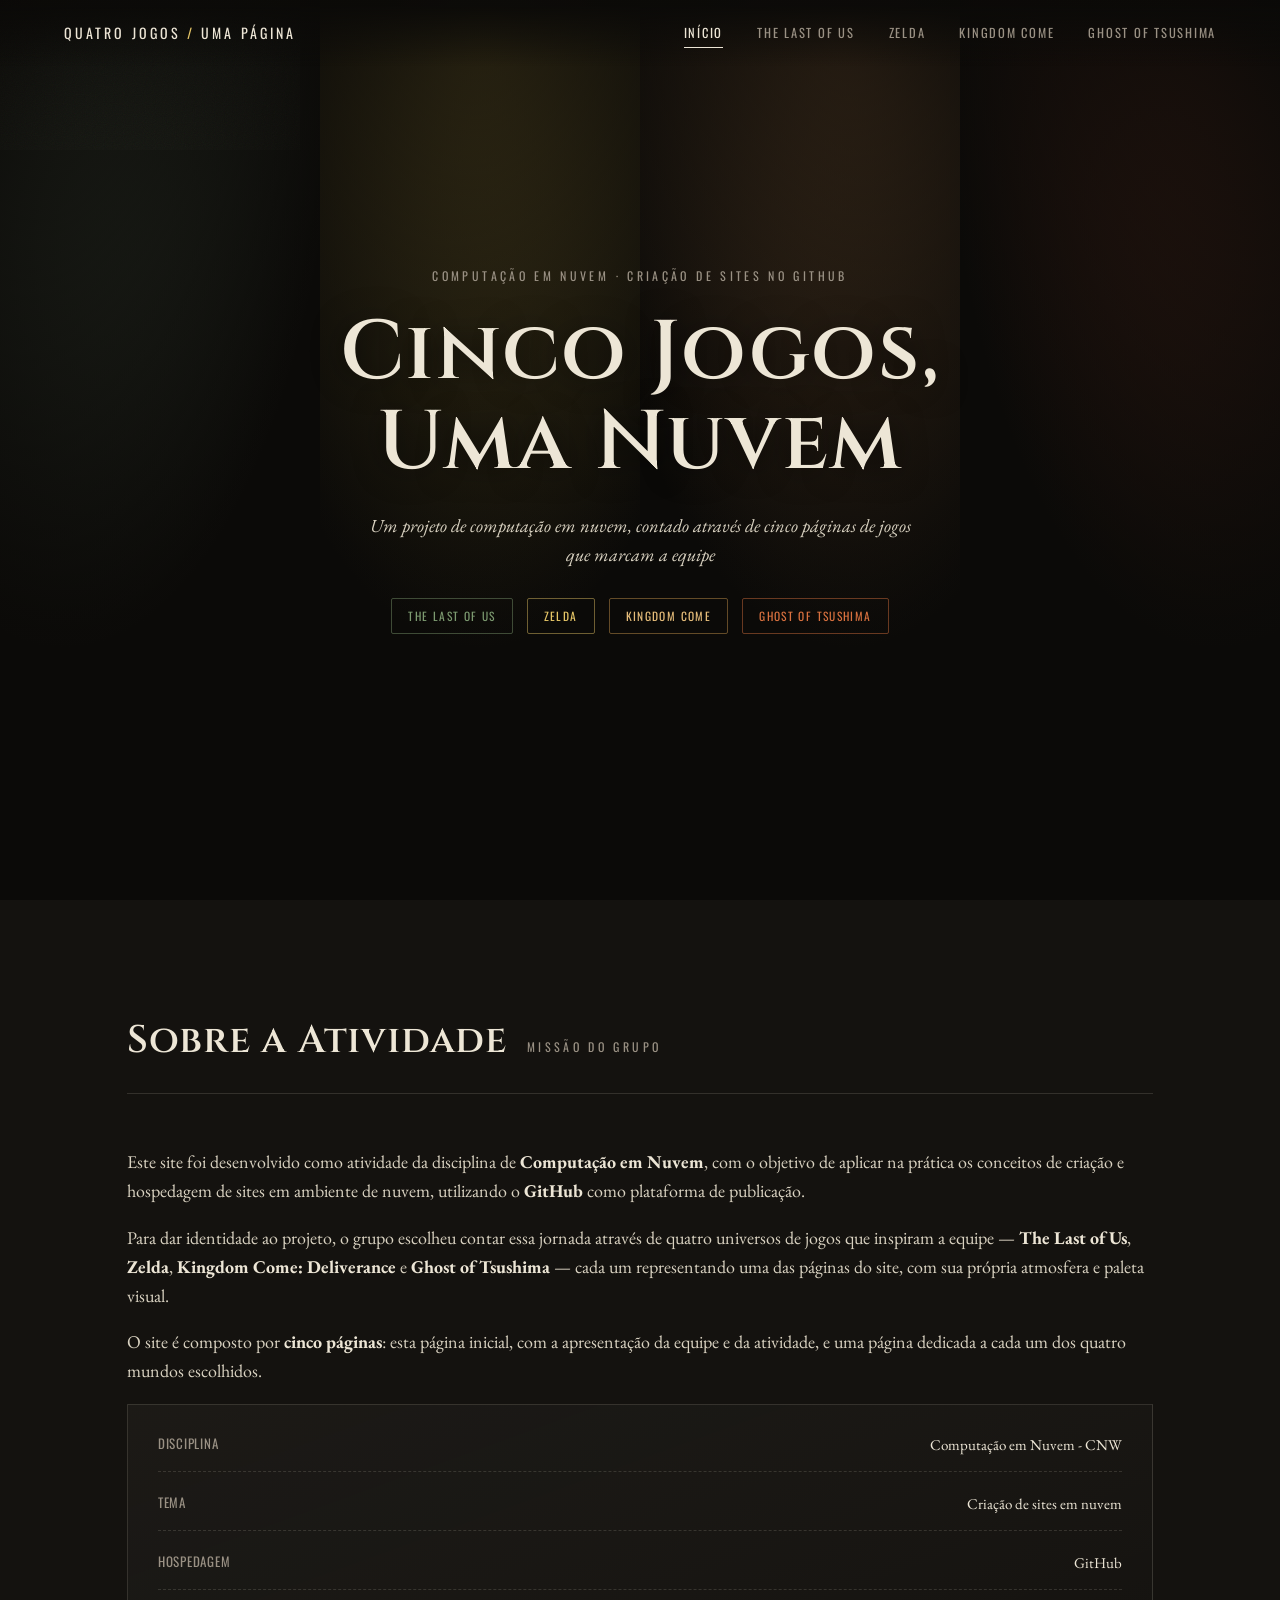
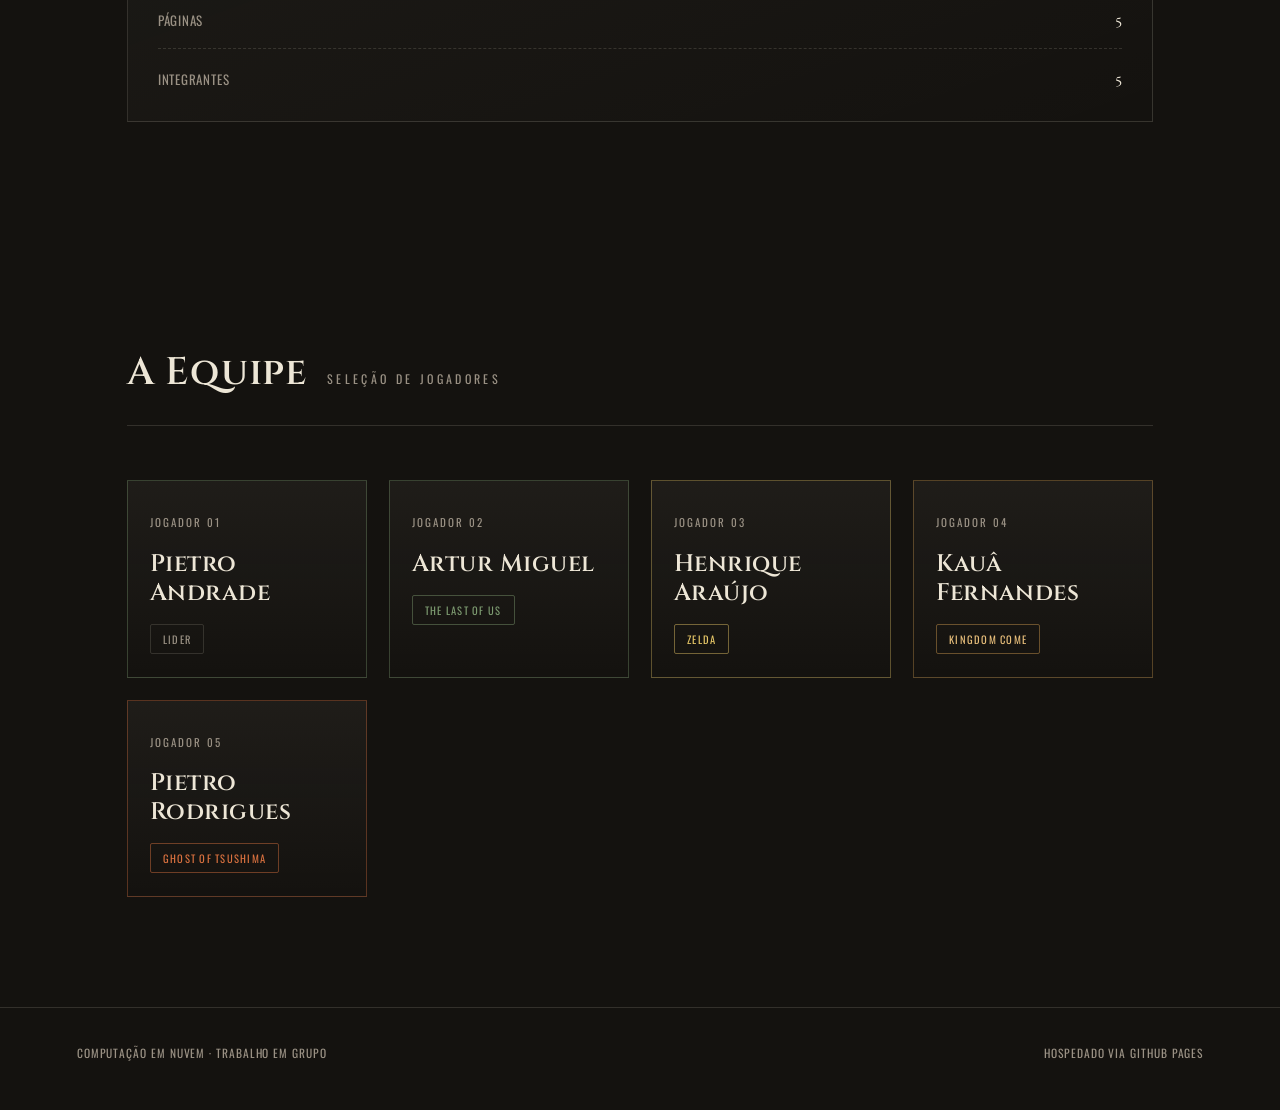
<file: Projeto_CNW/index.html>
<!DOCTYPE html>
<html lang="pt-BR">

<head>
    <meta charset="UTF-8">
    <meta name="viewport" content="width=device-width, initial-scale=1.0">
    <title>Projeto CNW — Computação em Nuvem</title>
    <link rel="preconnect" href="https://fonts.googleapis.com">
    <link rel="preconnect" href="https://fonts.gstatic.com" crossorigin>
    <link
        href="https://fonts.googleapis.com/css2?family=Cinzel:wght@500;600;700&family=Oswald:wght@400;500;600&family=EB+Garamond:ital,wght@0,400;0,500;1,400&display=swap"
        rel="stylesheet">
    <link rel="stylesheet" href="css/inicio.css">

</head>

<body>

    <header class="menu">
        <div class="brand">Quatro Jogos <span>/</span> Uma Página</div>
        <nav>
            <ul class="worlds-nav">
                <li><a href="index.html" class="is-active">Início</a></li>
                <li><a href="pag1.html">The Last of Us</a></li>
                <li><a href="pag2.html">Zelda</a></li>
                <li><a href="pag3.html">Kingdom Come</a></li>
                <li><a href="pag4.html">Ghost of Tsushima</a></li>
            </ul>
        </nav>
    </header>

    <section class="hero">
        <div class="hero-bands" aria-hidden="true">
            <div class="band tlou"></div>
            <div class="band zelda"></div>
            <div class="band kingdom"></div>
            <div class="band ghost"></div>
        </div>
        <div class="hero-vignette" aria-hidden="true"></div>
        <svg class="grain" aria-hidden="true" xmlns="http://www.w3.org/2000/svg">
            <filter id="noise">
                <feTurbulence type="fractalNoise" baseFrequency="0.9" numOctaves="2" stitchTiles="stitch" />
            </filter>
            <rect width="100%" height="100%" filter="url(#noise)" />
        </svg>

        <div class="hero-content">
            <p class="eyebrow">Computação em Nuvem &middot; Criação de sites no GitHub</p>
            <h1>Cinco Jogos,<br>Uma Nuvem
            </h1>
            <p class="lede">Um projeto de computação em nuvem, contado através de cinco páginas de jogos
                que marcam a equipe</p>
            <div class="world-tags">
                <span class="world-tag tlou">The Last of Us</span>
                <span class="world-tag zelda">Zelda</span>
                <span class="world-tag kingdom">Kingdom Come</span>
                <span class="world-tag ghost">Ghost of Tsushima</span>
            </div>
        </div>
    </section>

    <section class="panel" id="atividade">
        <div class="panel-head">
            <h2>Sobre a Atividade</h2>
            <span class="eyebrow">Missão do grupo</span>
        </div>
        <div class="briefing-text">
            <p>Este site foi desenvolvido como atividade da disciplina de <strong>Computação em Nuvem</strong>, com
                o objetivo de aplicar na prática os conceitos de criação e hospedagem de sites em ambiente de nuvem,
                utilizando o <strong>GitHub</strong> como plataforma de publicação.</p>
            <p>Para dar identidade ao projeto, o grupo escolheu contar essa jornada através de quatro universos de
                jogos que inspiram a equipe — <strong>The Last of Us</strong>, <strong>Zelda</strong>,
                <strong>Kingdom Come: Deliverance</strong> e <strong>Ghost of Tsushima</strong> — cada um representando
                uma das páginas do site, com sua própria atmosfera e paleta visual.
            </p>
            <p>O site é composto por <strong>cinco páginas</strong>: esta página inicial, com a apresentação da
                equipe e da atividade, e uma página dedicada a cada um dos quatro mundos escolhidos.</p>
        </div>
        <div class="stat-log">
            <div class="stat-row"><span class="k">Disciplina</span><span class="v">Computação em Nuvem - CNW</span>
            </div>
            <div class="stat-row"><span class="k">Tema</span><span class="v">Criação de sites em nuvem</span></div>
            <div class="stat-row"><span class="k">Hospedagem</span><span class="v">GitHub</span></div>
            <div class="stat-row"><span class="k">Páginas</span><span class="v">5</span></div>
            <div class="stat-row"><span class="k">Integrantes</span><span class="v">5</span></div>
        </div>
    </section>

    <section class="panel" id="equipe">
        <div class="panel-head">
            <h2>A Equipe</h2>
            <span class="eyebrow">Seleção de jogadores</span>
        </div>
        <div class="team-grid">
            <div class="slot w-tlou">
                <span class="slot-id">JOGADOR 01</span>
                <h3>Pietro Andrade</h3>
                <span class="world-tag ">Lider</span>
            </div>
            <div class="slot w-tlou">
                <span class="slot-id">JOGADOR 02</span>
                <h3>Artur Miguel</h3>
                <span class="world-tag tlou">The Last of Us</span>
            </div>
            <div class="slot w-zelda">
                <span class="slot-id">JOGADOR 03</span>
                <h3>Henrique Araújo</h3>
                <span class="world-tag zelda">Zelda</span>
            </div>
            <div class="slot w-kingdom">
                <span class="slot-id">JOGADOR 04</span>
                <h3>Kauâ Fernandes</h3>
                <span class="world-tag kingdom">Kingdom Come</span>
            </div>
            <div class="slot w-ghost">
                <span class="slot-id">JOGADOR 05</span>
                <h3>Pietro Rodrigues</h3>
                <span class="world-tag ghost">Ghost of Tsushima</span>
            </div>
        </div>
    </section>

    <footer>
        <span>Computação em Nuvem &middot; Trabalho em grupo</span>
        <span>Hospedado via GitHub Pages</span>
    </footer>

</body>

</html>
</file>
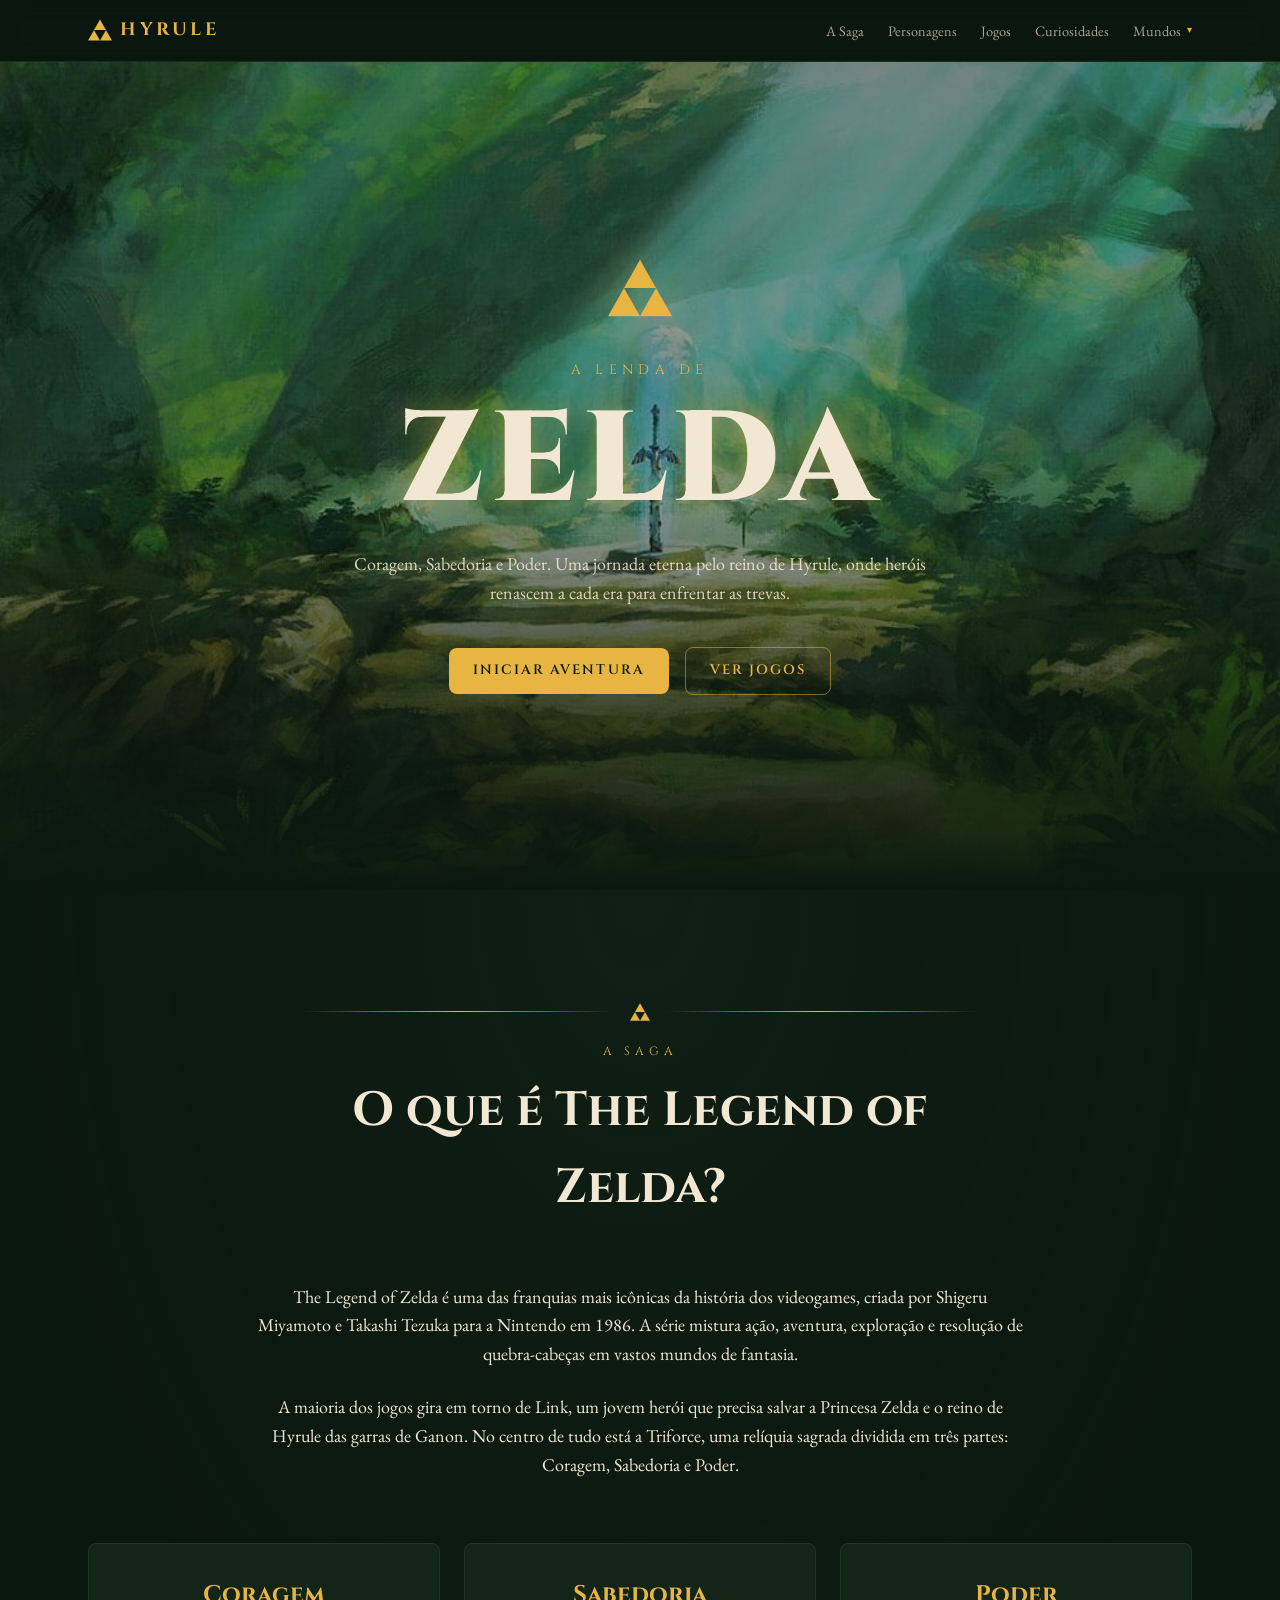
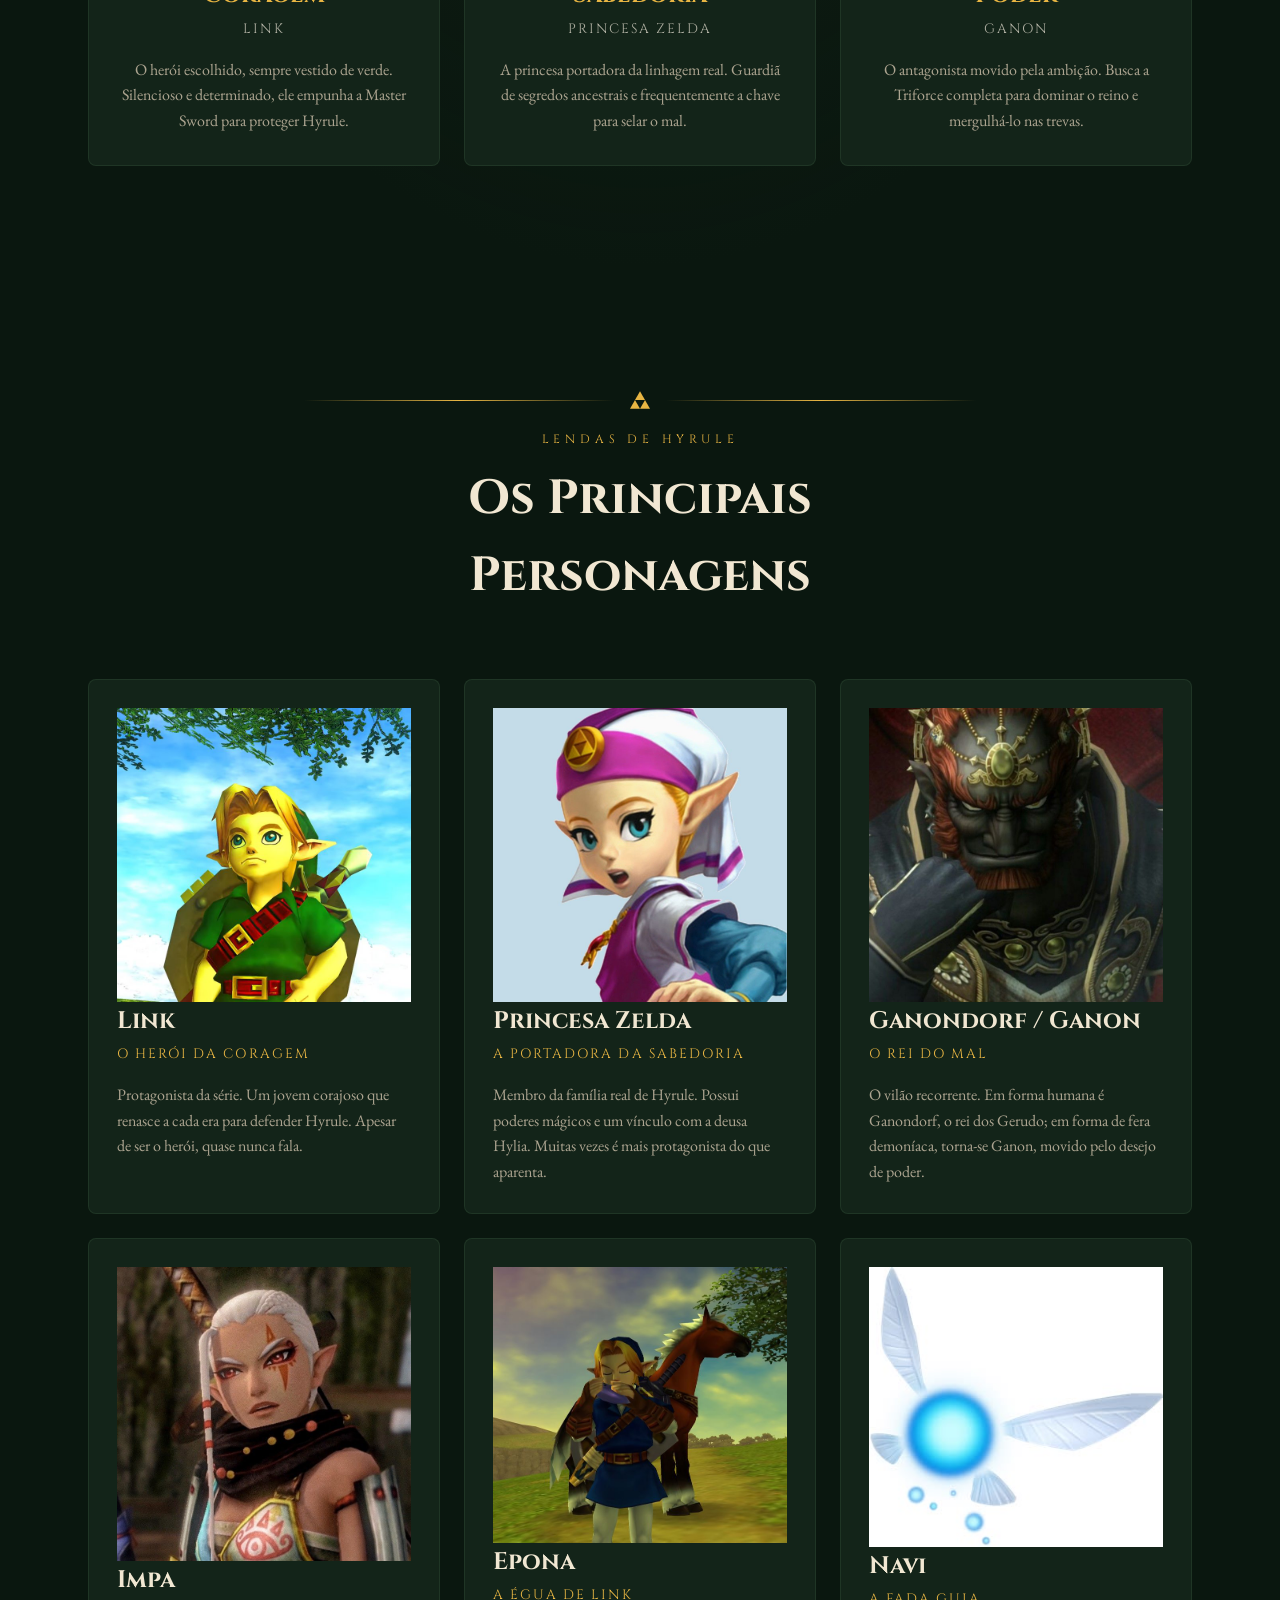
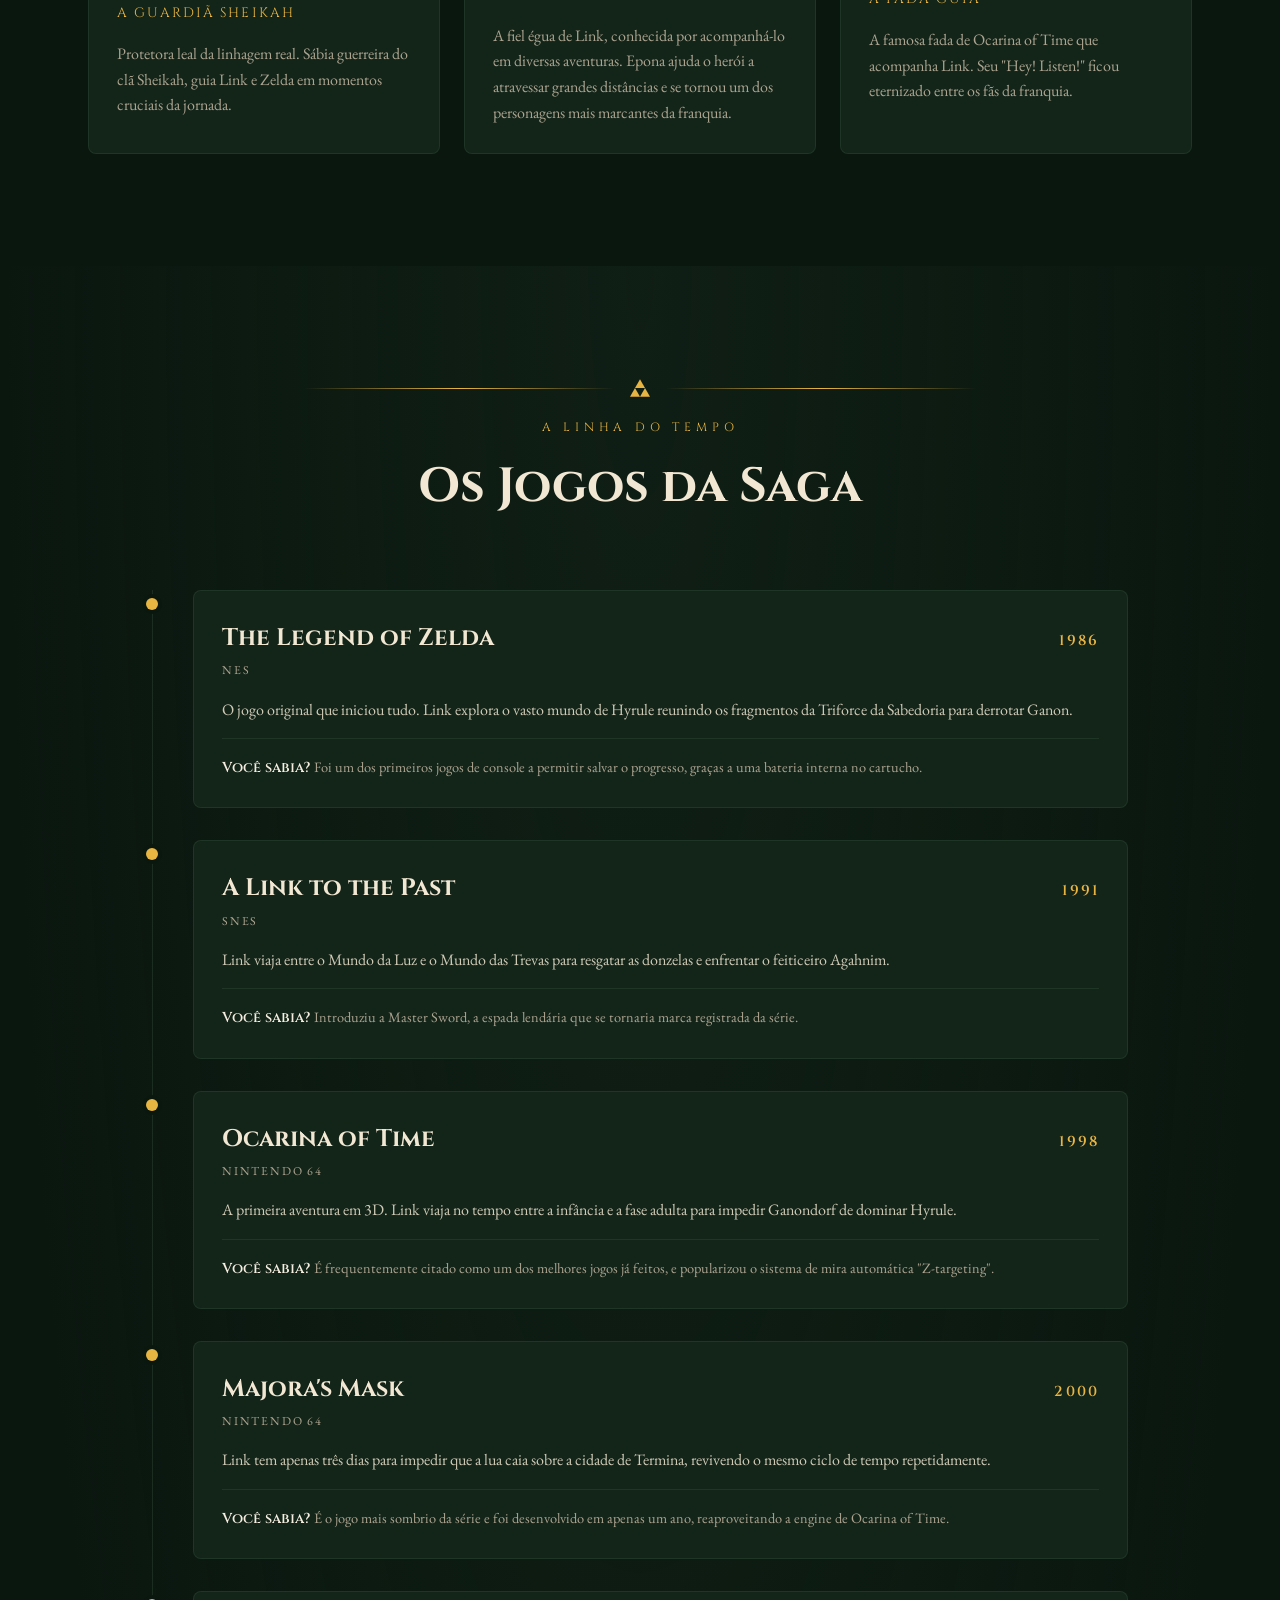
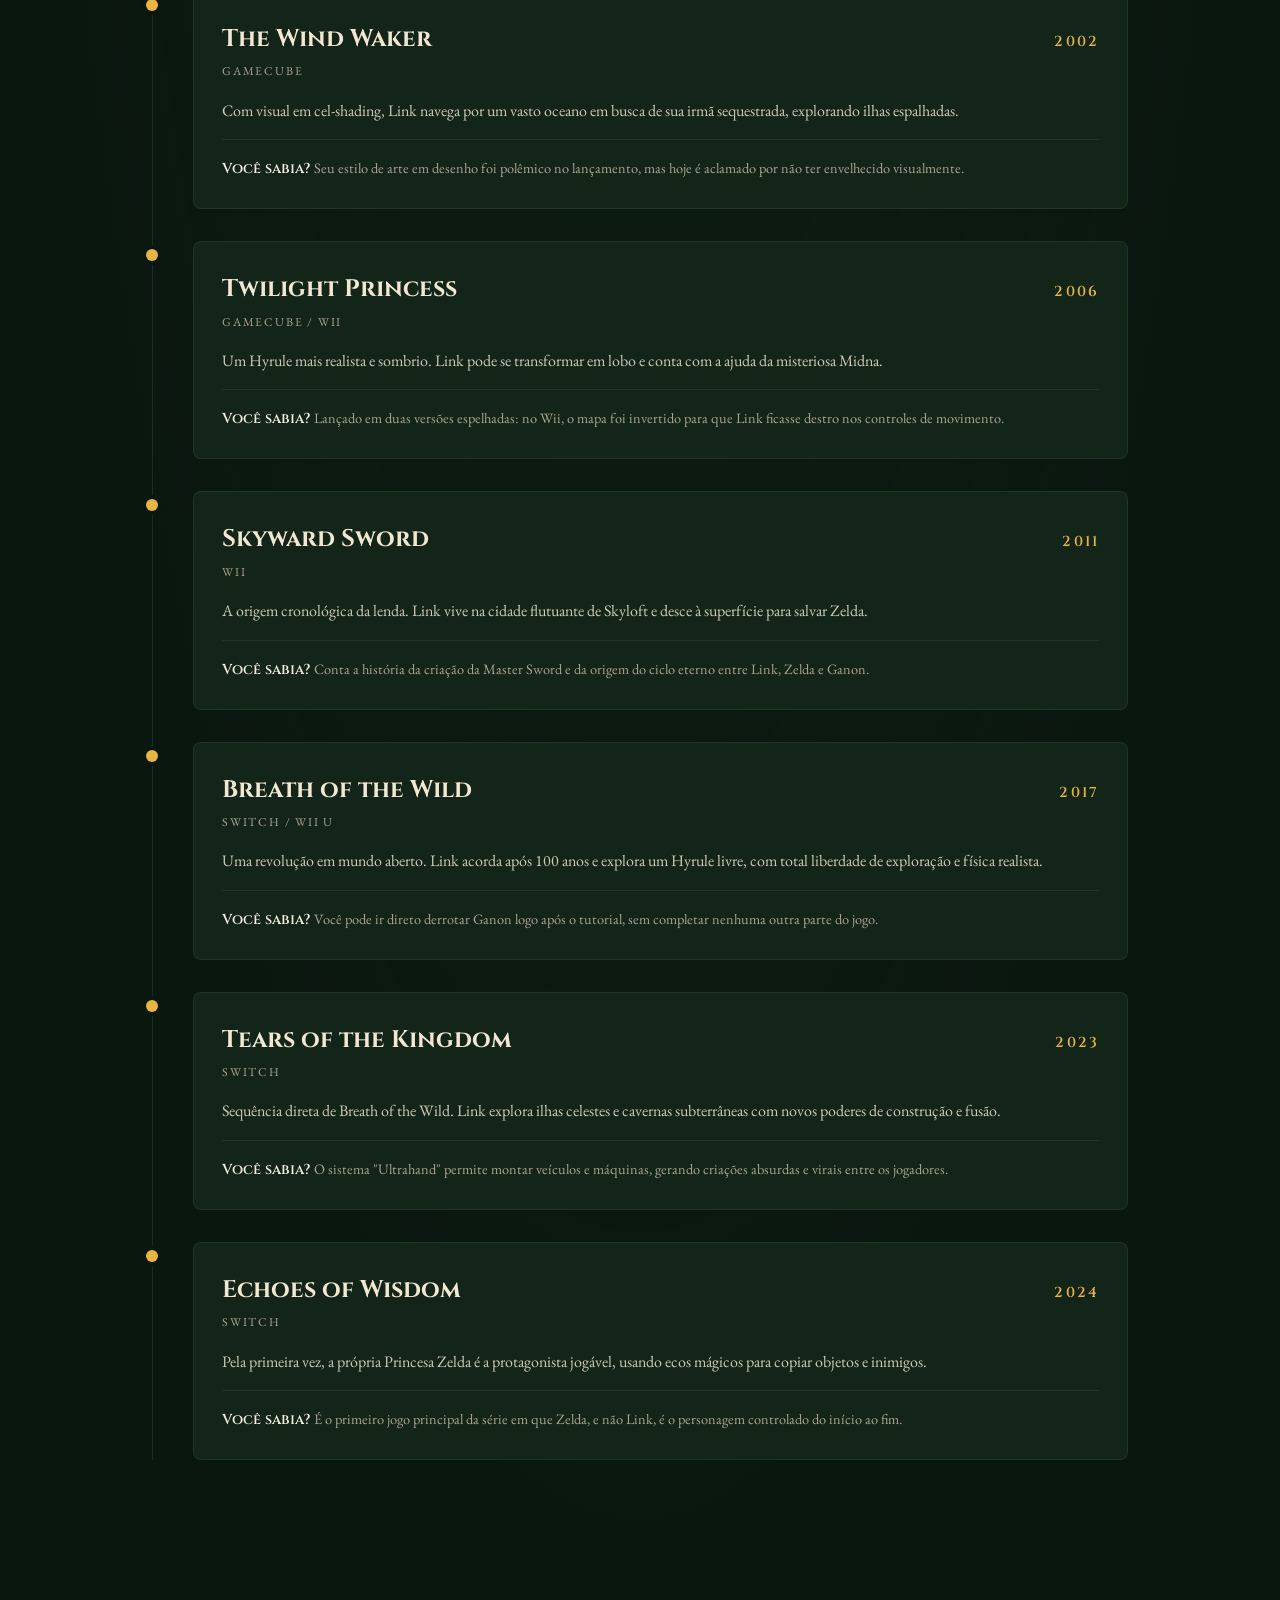
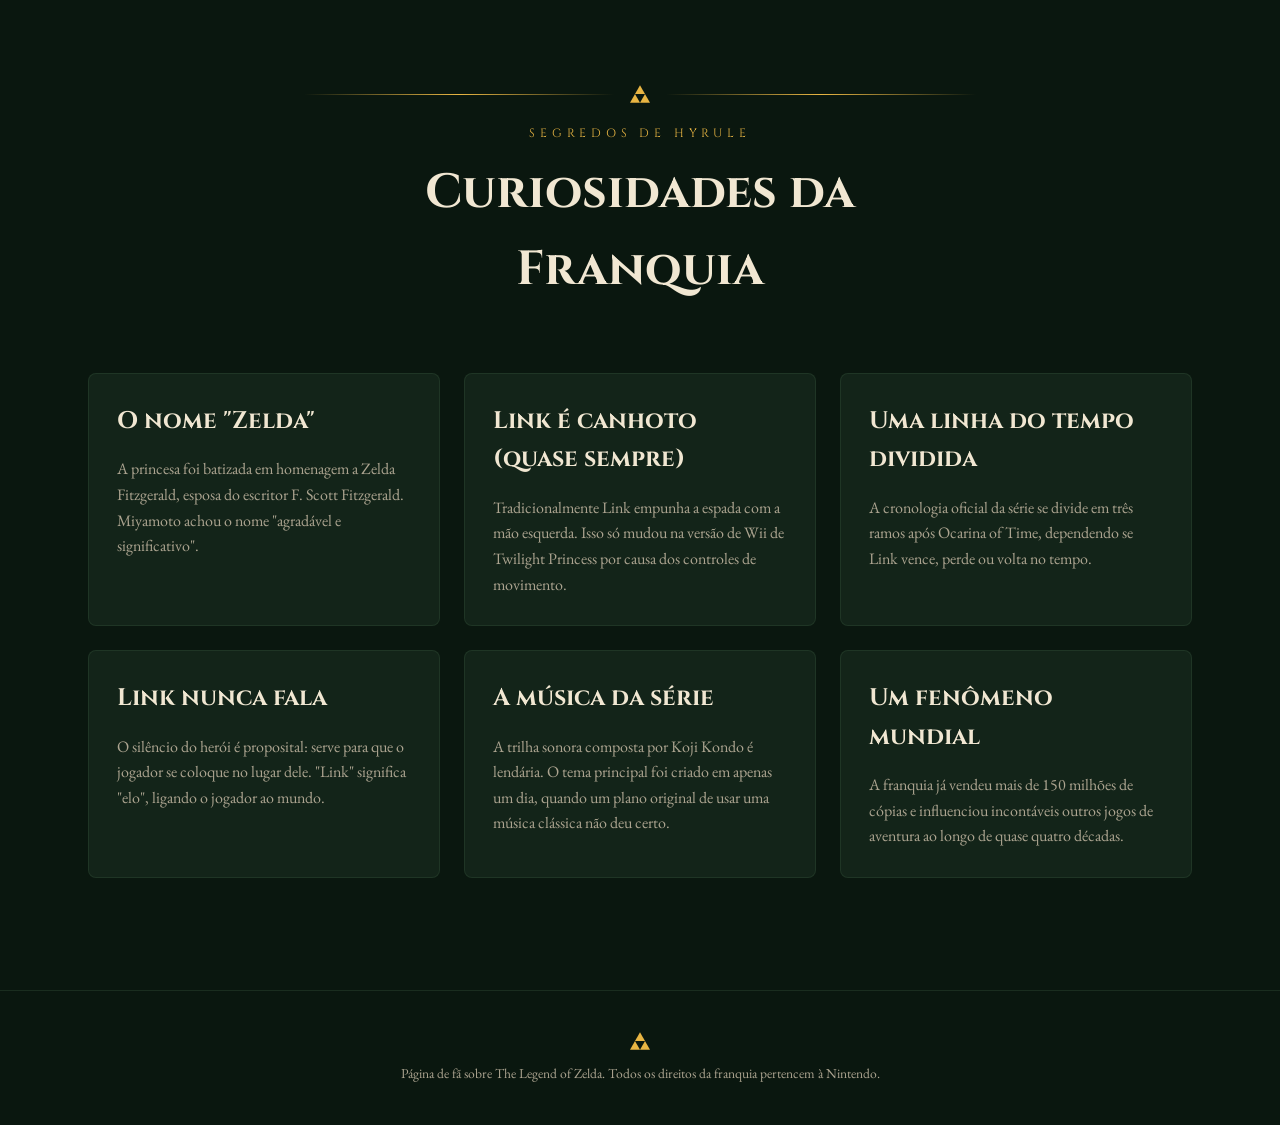
<file: Projeto_CNW/pag2.html>
<!DOCTYPE html>
<html lang="pt-BR">

<head>
  <meta charset="UTF-8" />
  <meta name="viewport" content="width=device-width, initial-scale=1.0" />
  <meta name="description"
    content="Uma jornada pela franquia The Legend of Zelda: a história, os personagens lendários, todos os jogos e curiosidades do reino de Hyrule." />
  <title>A Lenda de Zelda — A Saga de Hyrule</title>
  <link rel="icon" type="image/png" href="img/imghenrique/favicon.jpg">
  <link rel="preconnect" href="https://fonts.googleapis.com" />
  <link rel="preconnect" href="https://fonts.gstatic.com" crossorigin />
  <link
    href="https://fonts.googleapis.com/css2?family=Cinzel:wght@400;600;700;900&family=EB+Garamond:wght@400;500;600&display=swap"
    rel="stylesheet" />
  <link rel="stylesheet" href="css/henrique.css" />
</head>

<body>
  <!-- Cabeçalho -->
  <header class="site-header">
    <div class="container header-inner">
      <a href="#topo" class="brand">
        <svg viewBox="0 0 100 88" class="triforce" aria-hidden="true">
          <path d="M50 0 L75 44 H25 Z" />
          <path d="M25 44 L50 88 H0 Z" />
          <path d="M75 44 L100 88 H50 Z" />
        </svg>
        <span class="brand-name">HYRULE</span>
      </a>
      <input type="checkbox" id="nav-toggle" class="nav-toggle-input">
      <label for="nav-toggle" class="nav-toggle" aria-label="Abrir menu">
        <span></span>
        <span></span>
        <span></span>
      </label>
      <nav aria-label="Navegação principal">
        <ul class="nav-list">
          <li><a href="#sobre">A Saga</a></li>
          <li><a href="#personagens">Personagens</a></li>
          <li><a href="#jogos">Jogos</a></li>
          <li><a href="#curiosidades">Curiosidades</a></li>
          <li class="dropdown">
            <a href="#" class="dropdown-toggle">
              Mundos <span class="caret">▾</span>
            </a>
            <ul class="dropdown-menu">
              <li><a href="index.html">Início</a></li>
              <li><a href="pag1.html">The Last of Us</a></li>
              <li><a href="pag3.html">Kingdom Come</a></li>
              <li><a href="pag4.html">Ghost of Tsushima</a></li>
            </ul>
          </li>
        </ul>
      </nav>
    </div>
  </header>

  <main id="topo">
    <!-- Hero -->
    <section class="hero">
      <img src="img/imghenrique/banner.jpg" alt="" class="hero-bg" />
      <div class="hero-overlay"></div>
      <div class="hero-content">
        <svg viewBox="0 0 100 88" class="triforce hero-triforce gold-glow" aria-hidden="true">
          <path d="M50 0 L75 44 H25 Z" />
          <path d="M25 44 L50 88 H0 Z" />
          <path d="M75 44 L100 88 H50 Z" />
        </svg>
        <p class="hero-eyebrow">A Lenda de</p>
        <h1 class="hero-title gold-glow">ZELDA</h1>
        <p class="hero-text">
          Coragem, Sabedoria e Poder. Uma jornada eterna pelo reino de Hyrule,
          onde heróis renascem a cada era para enfrentar as trevas.
        </p>
        <div class="hero-actions">
          <a href="#sobre" class="btn btn-primary">Iniciar Aventura</a>
          <a href="#jogos" class="btn btn-ghost">Ver Jogos</a>
        </div>
      </div>
    </section>

    <!-- A Saga -->
    <section id="sobre" class="section vignette">
      <div class="container">
        <div class="section-title">
          <div class="ornament">
            <svg viewBox="0 0 100 88" class="triforce sm" aria-hidden="true">
              <path d="M50 0 L75 44 H25 Z" />
              <path d="M25 44 L50 88 H0 Z" />
              <path d="M75 44 L100 88 H50 Z" />
            </svg>
          </div>
          <p class="eyebrow">A Saga</p>
          <h2>O que é The Legend of Zelda?</h2>
        </div>

        <div class="prose">
          <p>
            The Legend of Zelda é uma das franquias mais icônicas da história
            dos videogames, criada por Shigeru Miyamoto e Takashi Tezuka para
            a Nintendo em 1986. A série mistura ação, aventura, exploração e
            resolução de quebra-cabeças em vastos mundos de fantasia.
          </p>
          <p>
            A maioria dos jogos gira em torno de Link, um jovem herói que
            precisa salvar a Princesa Zelda e o reino de Hyrule das garras de
            Ganon. No centro de tudo está a Triforce, uma relíquia sagrada
            dividida em três partes: Coragem, Sabedoria e Poder.
          </p>
        </div>

        <div class="grid grid-3">
          <div class="card card-center">
            <h3 class="pilar-title">Coragem</h3>
            <p class="pilar-owner">Link</p>
            <p class="muted">
              O herói escolhido, sempre vestido de verde. Silencioso e
              determinado, ele empunha a Master Sword para proteger Hyrule.
            </p>
          </div>
          <div class="card card-center">
            <h3 class="pilar-title">Sabedoria</h3>
            <p class="pilar-owner">Princesa Zelda</p>
            <p class="muted">
              A princesa portadora da linhagem real. Guardiã de segredos
              ancestrais e frequentemente a chave para selar o mal.
            </p>
          </div>
          <div class="card card-center">
            <h3 class="pilar-title">Poder</h3>
            <p class="pilar-owner">Ganon</p>
            <p class="muted">
              O antagonista movido pela ambição. Busca a Triforce completa
              para dominar o reino e mergulhá-lo nas trevas.
            </p>
          </div>
        </div>
      </div>
    </section>

    <!-- Personagens -->
    <section id="personagens" class="section">
      <div class="container">
        <div class="section-title">
          <div class="ornament">
            <svg viewBox="0 0 100 88" class="triforce sm" aria-hidden="true">
              <path d="M50 0 L75 44 H25 Z" />
              <path d="M25 44 L50 88 H0 Z" />
              <path d="M75 44 L100 88 H50 Z" />
            </svg>
          </div>
          <p class="eyebrow">Lendas de Hyrule</p>
          <h2>Os Principais Personagens</h2>
        </div>

        <div class="grid grid-3">

          <article class="card character-card">
            <div class="character-image">
              <img src="img/imghenrique/LINK.jpg" alt="Link">
            </div>
            <h3 class="card-name">Link</h3>
            <p class="card-role">O Herói da Coragem</p>
            <p class="muted">
              Protagonista da série. Um jovem corajoso que renasce a cada era
              para defender Hyrule. Apesar de ser o herói, quase nunca fala.
            </p>
          </article>

          <article class="card character-card">
            <div class="character-image">
              <img src="img/imghenrique/zelda.jpg" alt="Princesa Zelda">
            </div>
            <h3 class="card-name">Princesa Zelda</h3>
            <p class="card-role">A Portadora da Sabedoria</p>
            <p class="muted">
              Membro da família real de Hyrule. Possui poderes mágicos e um
              vínculo com a deusa Hylia. Muitas vezes é mais protagonista do
              que aparenta.
            </p>
          </article>

          <article class="card character-card">
            <div class="character-image">
              <img src="img/imghenrique/ganon.jpg" alt="Ganondorf">
            </div>
            <h3 class="card-name">Ganondorf / Ganon</h3>
            <p class="card-role">O Rei do Mal</p>
            <p class="muted">
              O vilão recorrente. Em forma humana é Ganondorf, o rei dos
              Gerudo; em forma de fera demoníaca, torna-se Ganon, movido pelo
              desejo de poder.
            </p>
          </article>

          <article class="card character-card">
            <div class="character-image">
              <img src="img/imghenrique/impa.jpg" alt="Impa">
            </div>
            <h3 class="card-name">Impa</h3>
            <p class="card-role">A Guardiã Sheikah</p>
            <p class="muted">
              Protetora leal da linhagem real. Sábia guerreira do clã Sheikah,
              guia Link e Zelda em momentos cruciais da jornada.
            </p>
          </article>

          <article class="card character-card">
            <div class="character-image">
              <img src="img/imghenrique/epona.jpg" alt="Midna">
            </div>
            <h3 class="card-name">Epona</h3>
            <p class="card-role">A Égua de Link</p>
            <p class="muted">
              A fiel égua de Link, conhecida por acompanhá-lo em diversas aventuras.
              Epona ajuda o herói a atravessar grandes distâncias e se tornou um dos
              personagens mais marcantes da franquia.
            </p>
          </article>

          <article class="card character-card">
            <div class="character-image">
              <img src="img/imghenrique/navi.jpg" alt="Navi">
            </div>
            <h3 class="card-name">Navi</h3>
            <p class="card-role">A Fada Guia</p>
            <p class="muted">
              A famosa fada de Ocarina of Time que acompanha Link. Seu
              "Hey! Listen!" ficou eternizado entre os fãs da franquia.
            </p>
          </article>

        </div>
      </div>
    </section>

    <!-- Jogos -->
    <section id="jogos" class="section vignette">
      <div class="container container-narrow">
        <div class="section-title">
          <div class="ornament">
            <svg viewBox="0 0 100 88" class="triforce sm" aria-hidden="true">
              <path d="M50 0 L75 44 H25 Z" />
              <path d="M25 44 L50 88 H0 Z" />
              <path d="M75 44 L100 88 H50 Z" />
            </svg>
          </div>
          <p class="eyebrow">A Linha do Tempo</p>
          <h2>Os Jogos da Saga</h2>
        </div>

        <ol class="timeline">
          <li class="timeline-item">
            <span class="dot" aria-hidden="true"></span>
            <article class="card">
              <div class="game-head">
                <h3 class="card-name">The Legend of Zelda</h3>
                <span class="game-year">1986</span>
              </div>
              <p class="game-console">NES</p>
              <p class="game-summary">
                O jogo original que iniciou tudo. Link explora o vasto mundo de
                Hyrule reunindo os fragmentos da Triforce da Sabedoria para
                derrotar Ganon.
              </p>
              <p class="game-trivia">
                <span class="trivia-label">Você sabia? </span>Foi um dos
                primeiros jogos de console a permitir salvar o progresso,
                graças a uma bateria interna no cartucho.
              </p>
            </article>
          </li>
          <li class="timeline-item">
            <span class="dot" aria-hidden="true"></span>
            <article class="card">
              <div class="game-head">
                <h3 class="card-name">A Link to the Past</h3>
                <span class="game-year">1991</span>
              </div>
              <p class="game-console">SNES</p>
              <p class="game-summary">
                Link viaja entre o Mundo da Luz e o Mundo das Trevas para
                resgatar as donzelas e enfrentar o feiticeiro Agahnim.
              </p>
              <p class="game-trivia">
                <span class="trivia-label">Você sabia? </span>Introduziu a
                Master Sword, a espada lendária que se tornaria marca
                registrada da série.
              </p>
            </article>
          </li>
          <li class="timeline-item">
            <span class="dot" aria-hidden="true"></span>
            <article class="card">
              <div class="game-head">
                <h3 class="card-name">Ocarina of Time</h3>
                <span class="game-year">1998</span>
              </div>
              <p class="game-console">Nintendo 64</p>
              <p class="game-summary">
                A primeira aventura em 3D. Link viaja no tempo entre a infância
                e a fase adulta para impedir Ganondorf de dominar Hyrule.
              </p>
              <p class="game-trivia">
                <span class="trivia-label">Você sabia? </span>É frequentemente
                citado como um dos melhores jogos já feitos, e popularizou o
                sistema de mira automática "Z-targeting".
              </p>
            </article>
          </li>
          <li class="timeline-item">
            <span class="dot" aria-hidden="true"></span>
            <article class="card">
              <div class="game-head">
                <h3 class="card-name">Majora's Mask</h3>
                <span class="game-year">2000</span>
              </div>
              <p class="game-console">Nintendo 64</p>
              <p class="game-summary">
                Link tem apenas três dias para impedir que a lua caia sobre a
                cidade de Termina, revivendo o mesmo ciclo de tempo
                repetidamente.
              </p>
              <p class="game-trivia">
                <span class="trivia-label">Você sabia? </span>É o jogo mais
                sombrio da série e foi desenvolvido em apenas um ano,
                reaproveitando a engine de Ocarina of Time.
              </p>
            </article>
          </li>
          <li class="timeline-item">
            <span class="dot" aria-hidden="true"></span>
            <article class="card">
              <div class="game-head">
                <h3 class="card-name">The Wind Waker</h3>
                <span class="game-year">2002</span>
              </div>
              <p class="game-console">GameCube</p>
              <p class="game-summary">
                Com visual em cel-shading, Link navega por um vasto oceano em
                busca de sua irmã sequestrada, explorando ilhas espalhadas.
              </p>
              <p class="game-trivia">
                <span class="trivia-label">Você sabia? </span>Seu estilo de
                arte em desenho foi polêmico no lançamento, mas hoje é aclamado
                por não ter envelhecido visualmente.
              </p>
            </article>
          </li>
          <li class="timeline-item">
            <span class="dot" aria-hidden="true"></span>
            <article class="card">
              <div class="game-head">
                <h3 class="card-name">Twilight Princess</h3>
                <span class="game-year">2006</span>
              </div>
              <p class="game-console">GameCube / Wii</p>
              <p class="game-summary">
                Um Hyrule mais realista e sombrio. Link pode se transformar em
                lobo e conta com a ajuda da misteriosa Midna.
              </p>
              <p class="game-trivia">
                <span class="trivia-label">Você sabia? </span>Lançado em duas
                versões espelhadas: no Wii, o mapa foi invertido para que Link
                ficasse destro nos controles de movimento.
              </p>
            </article>
          </li>
          <li class="timeline-item">
            <span class="dot" aria-hidden="true"></span>
            <article class="card">
              <div class="game-head">
                <h3 class="card-name">Skyward Sword</h3>
                <span class="game-year">2011</span>
              </div>
              <p class="game-console">Wii</p>
              <p class="game-summary">
                A origem cronológica da lenda. Link vive na cidade flutuante de
                Skyloft e desce à superfície para salvar Zelda.
              </p>
              <p class="game-trivia">
                <span class="trivia-label">Você sabia? </span>Conta a história
                da criação da Master Sword e da origem do ciclo eterno entre
                Link, Zelda e Ganon.
              </p>
            </article>
          </li>
          <li class="timeline-item">
            <span class="dot" aria-hidden="true"></span>
            <article class="card">
              <div class="game-head">
                <h3 class="card-name">Breath of the Wild</h3>
                <span class="game-year">2017</span>
              </div>
              <p class="game-console">Switch / Wii U</p>
              <p class="game-summary">
                Uma revolução em mundo aberto. Link acorda após 100 anos e
                explora um Hyrule livre, com total liberdade de exploração e
                física realista.
              </p>
              <p class="game-trivia">
                <span class="trivia-label">Você sabia? </span>Você pode ir
                direto derrotar Ganon logo após o tutorial, sem completar
                nenhuma outra parte do jogo.
              </p>
            </article>
          </li>
          <li class="timeline-item">
            <span class="dot" aria-hidden="true"></span>
            <article class="card">
              <div class="game-head">
                <h3 class="card-name">Tears of the Kingdom</h3>
                <span class="game-year">2023</span>
              </div>
              <p class="game-console">Switch</p>
              <p class="game-summary">
                Sequência direta de Breath of the Wild. Link explora ilhas
                celestes e cavernas subterrâneas com novos poderes de
                construção e fusão.
              </p>
              <p class="game-trivia">
                <span class="trivia-label">Você sabia? </span>O sistema
                "Ultrahand" permite montar veículos e máquinas, gerando
                criações absurdas e virais entre os jogadores.
              </p>
            </article>
          </li>
          <li class="timeline-item">
            <span class="dot" aria-hidden="true"></span>
            <article class="card">
              <div class="game-head">
                <h3 class="card-name">Echoes of Wisdom</h3>
                <span class="game-year">2024</span>
              </div>
              <p class="game-console">Switch</p>
              <p class="game-summary">
                Pela primeira vez, a própria Princesa Zelda é a protagonista
                jogável, usando ecos mágicos para copiar objetos e inimigos.
              </p>
              <p class="game-trivia">
                <span class="trivia-label">Você sabia? </span>É o primeiro jogo
                principal da série em que Zelda, e não Link, é o personagem
                controlado do início ao fim.
              </p>
            </article>
          </li>
        </ol>
      </div>
    </section>

    <!-- Curiosidades -->
    <section id="curiosidades" class="section">
      <div class="container">
        <div class="section-title">
          <div class="ornament">
            <svg viewBox="0 0 100 88" class="triforce sm" aria-hidden="true">
              <path d="M50 0 L75 44 H25 Z" />
              <path d="M25 44 L50 88 H0 Z" />
              <path d="M75 44 L100 88 H50 Z" />
            </svg>
          </div>
          <p class="eyebrow">Segredos de Hyrule</p>
          <h2>Curiosidades da Franquia</h2>
        </div>

        <div class="grid grid-3">
          <div class="card">
            <h3 class="card-name">O nome "Zelda"</h3>
            <p class="muted">
              A princesa foi batizada em homenagem a Zelda Fitzgerald, esposa
              do escritor F. Scott Fitzgerald. Miyamoto achou o nome "agradável
              e significativo".
            </p>
          </div>
          <div class="card">
            <h3 class="card-name">Link é canhoto (quase sempre)</h3>
            <p class="muted">
              Tradicionalmente Link empunha a espada com a mão esquerda. Isso
              só mudou na versão de Wii de Twilight Princess por causa dos
              controles de movimento.
            </p>
          </div>
          <div class="card">
            <h3 class="card-name">Uma linha do tempo dividida</h3>
            <p class="muted">
              A cronologia oficial da série se divide em três ramos após
              Ocarina of Time, dependendo se Link vence, perde ou volta no
              tempo.
            </p>
          </div>
          <div class="card">
            <h3 class="card-name">Link nunca fala</h3>
            <p class="muted">
              O silêncio do herói é proposital: serve para que o jogador se
              coloque no lugar dele. "Link" significa "elo", ligando o jogador
              ao mundo.
            </p>
          </div>
          <div class="card">
            <h3 class="card-name">A música da série</h3>
            <p class="muted">
              A trilha sonora composta por Koji Kondo é lendária. O tema
              principal foi criado em apenas um dia, quando um plano original de
              usar uma música clássica não deu certo.
            </p>
          </div>
          <div class="card">
            <h3 class="card-name">Um fenômeno mundial</h3>
            <p class="muted">
              A franquia já vendeu mais de 150 milhões de cópias e influenciou
              incontáveis outros jogos de aventura ao longo de quase quatro
              décadas.
            </p>
          </div>
        </div>
      </div>
    </section>
  </main>

  <!-- Rodapé -->
  <footer class="site-footer">
    <div class="container footer-inner">
      <svg viewBox="0 0 100 88" class="triforce sm" aria-hidden="true">
        <path d="M50 0 L75 44 H25 Z" />
        <path d="M25 44 L50 88 H0 Z" />
        <path d="M75 44 L100 88 H50 Z" />
      </svg>
      <p class="footer-text">
        Página de fã sobre The Legend of Zelda. Todos os direitos da franquia
        pertencem à Nintendo.
      </p>
    </div>
  </footer>
</body>

</html>
</file>
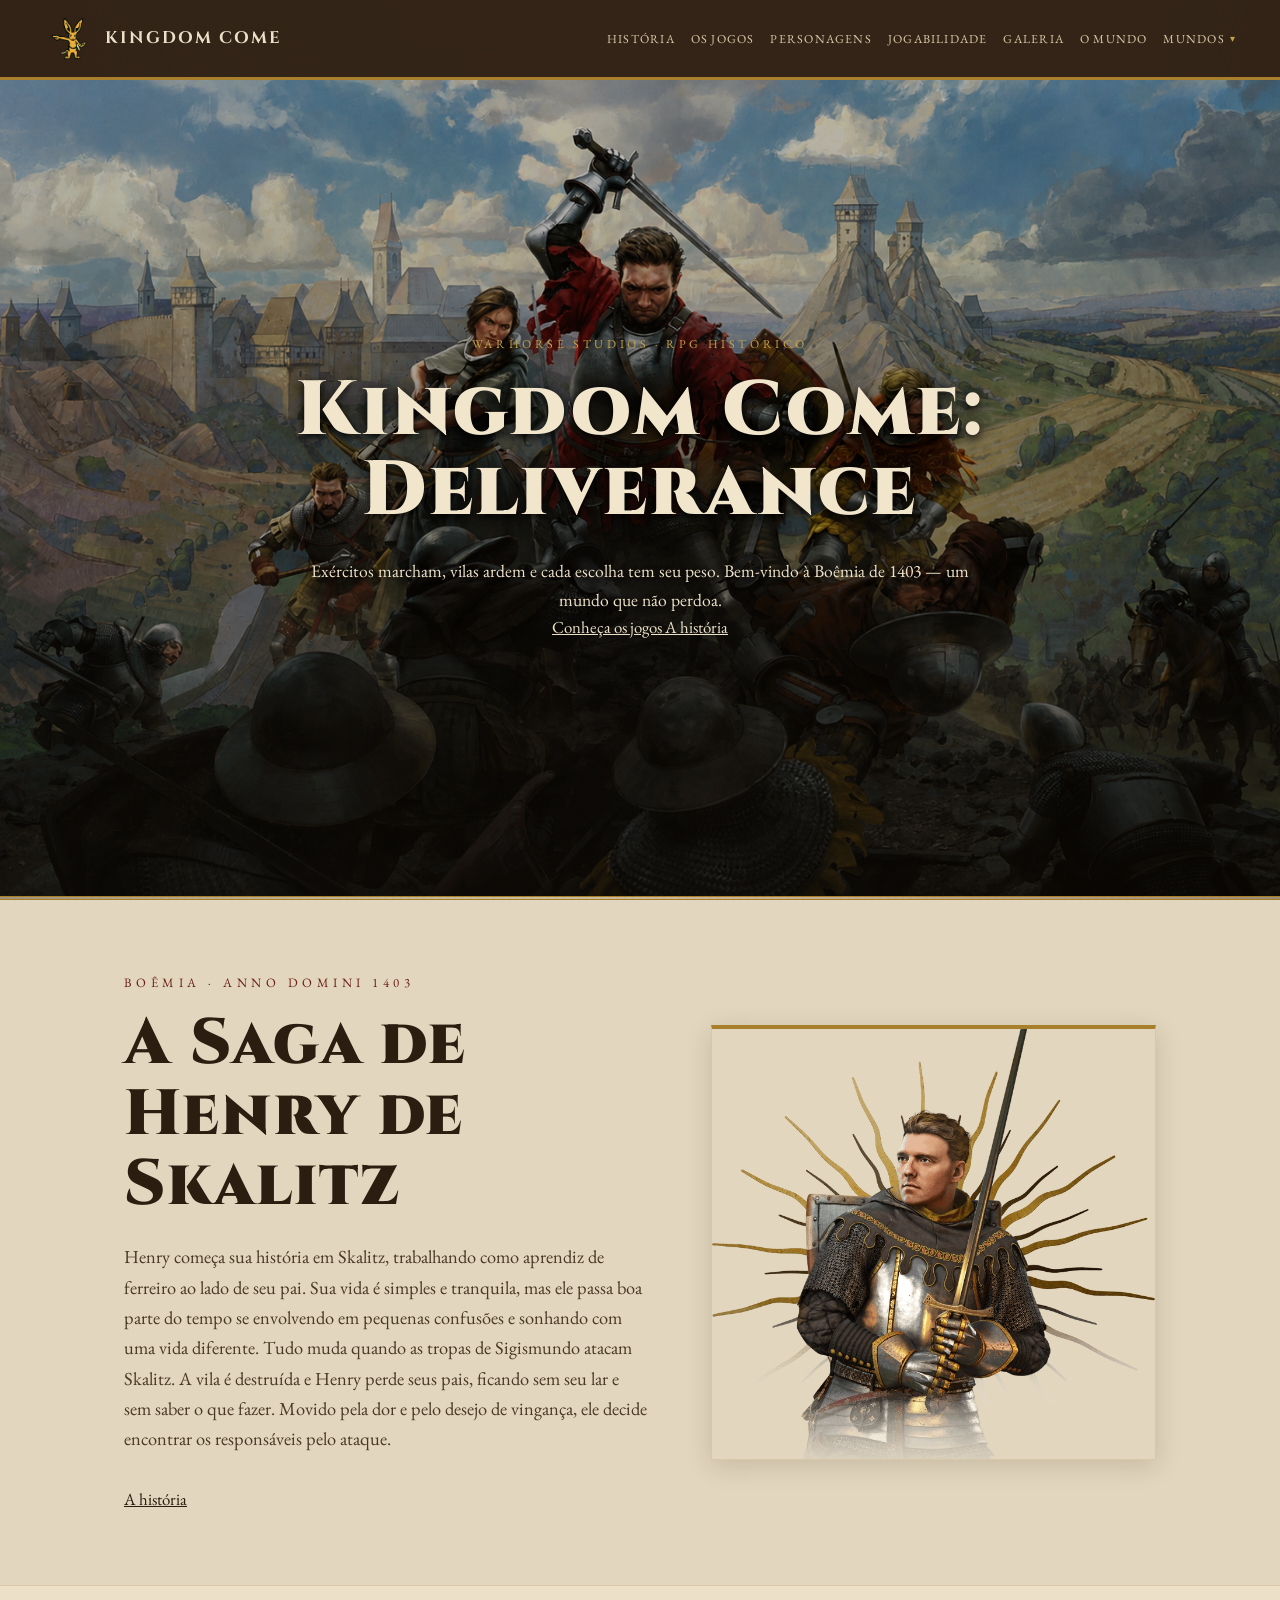
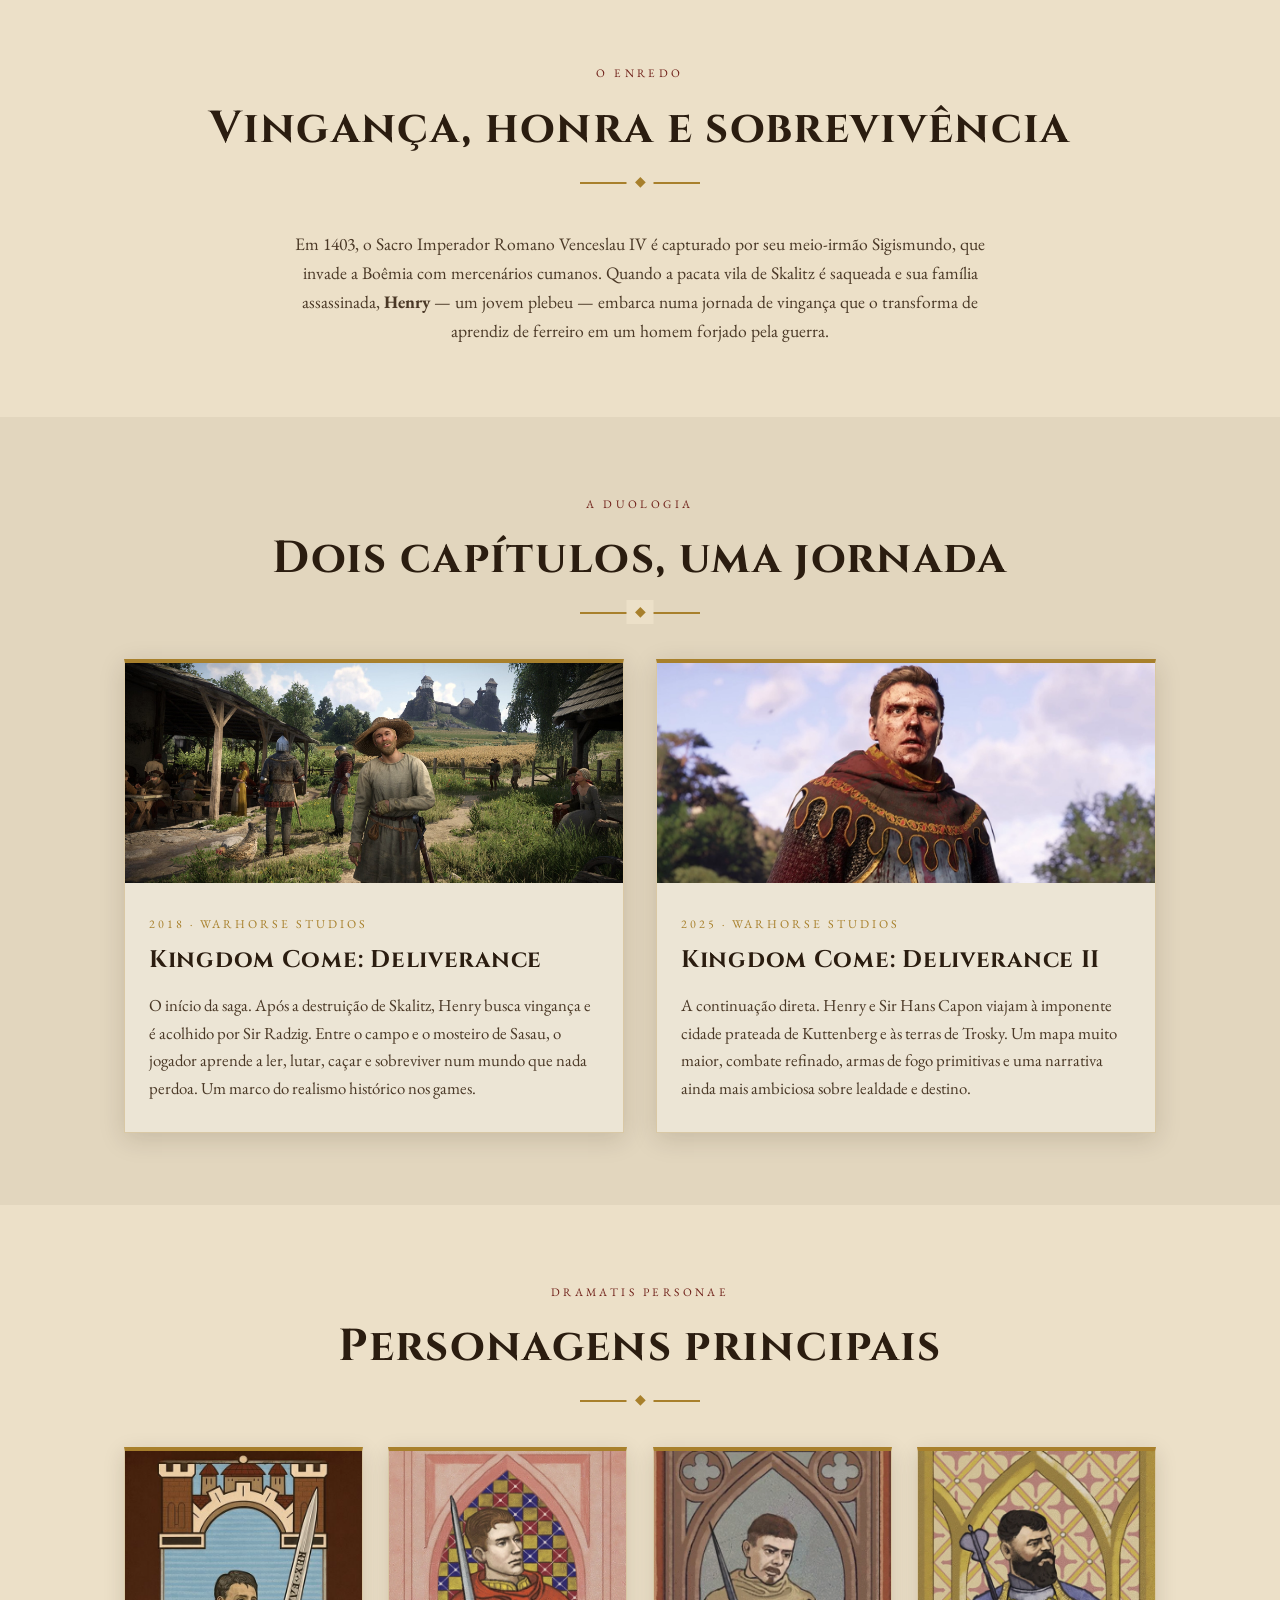
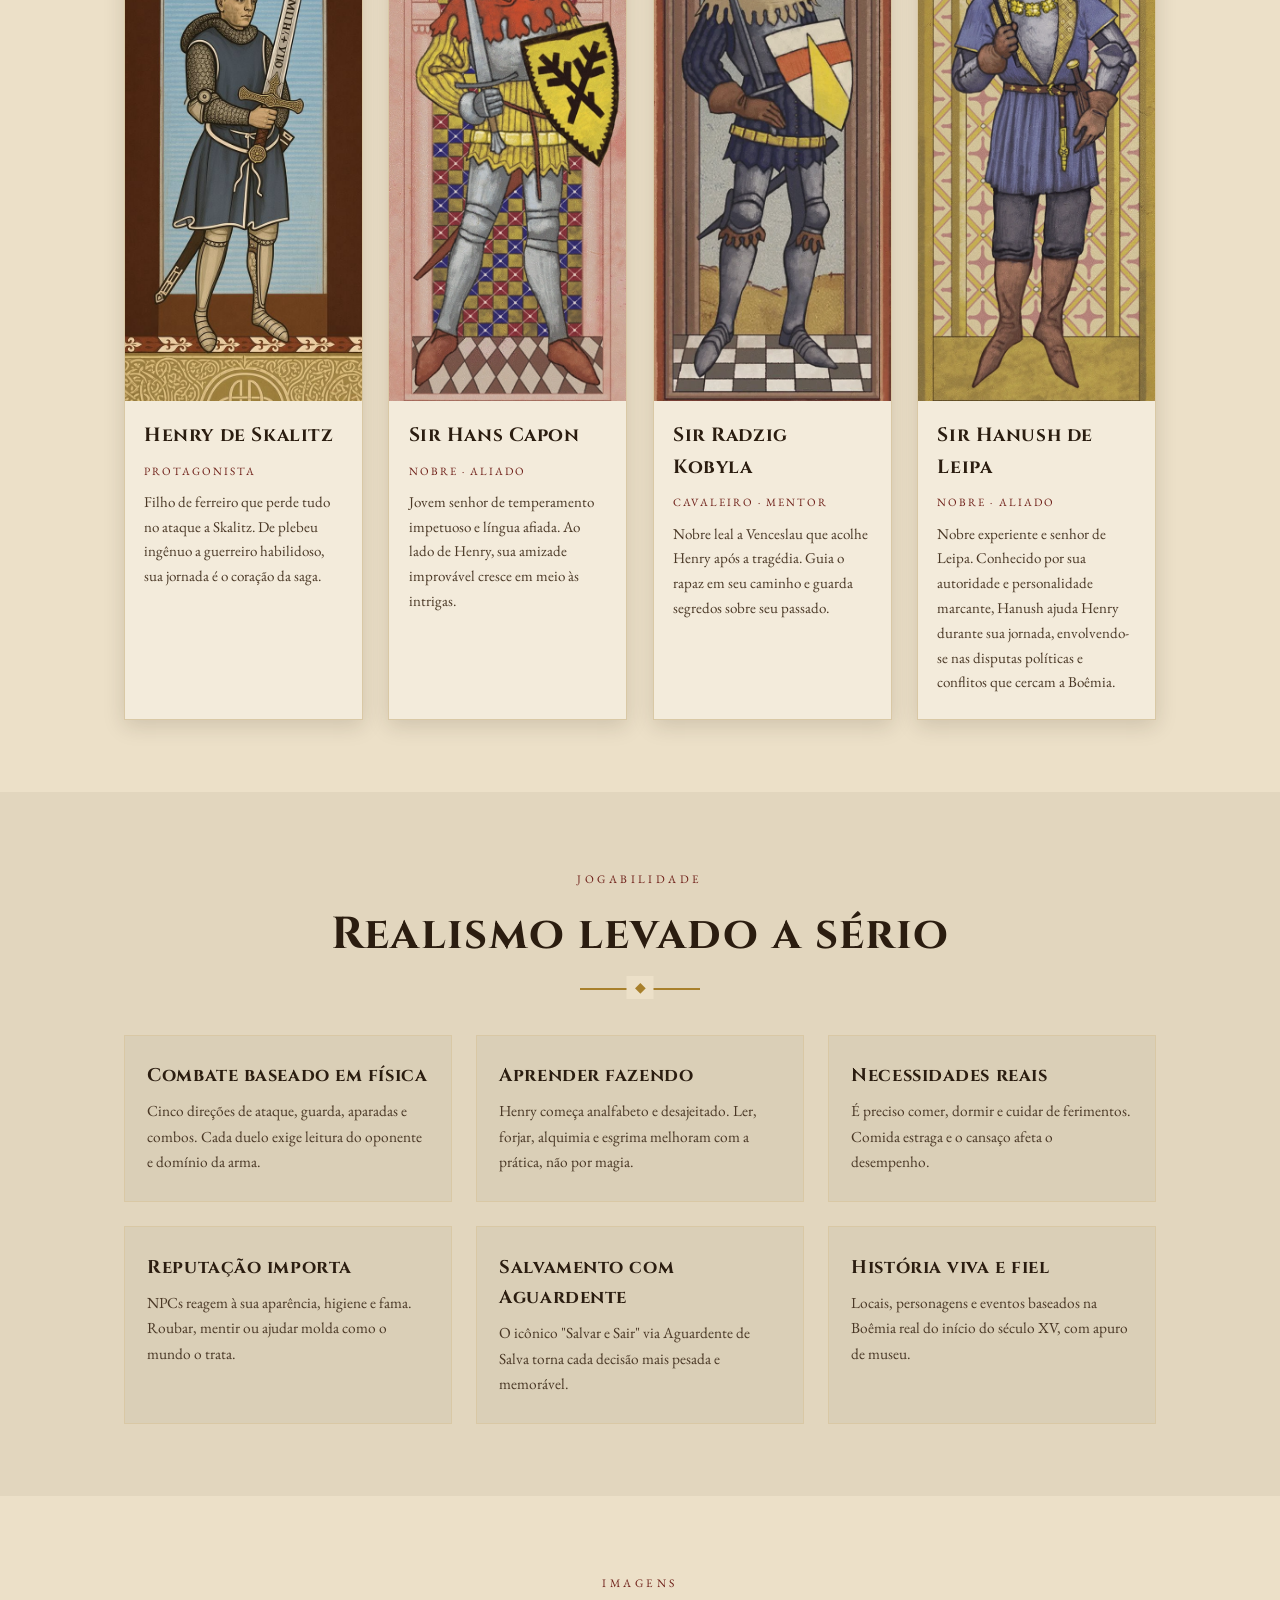
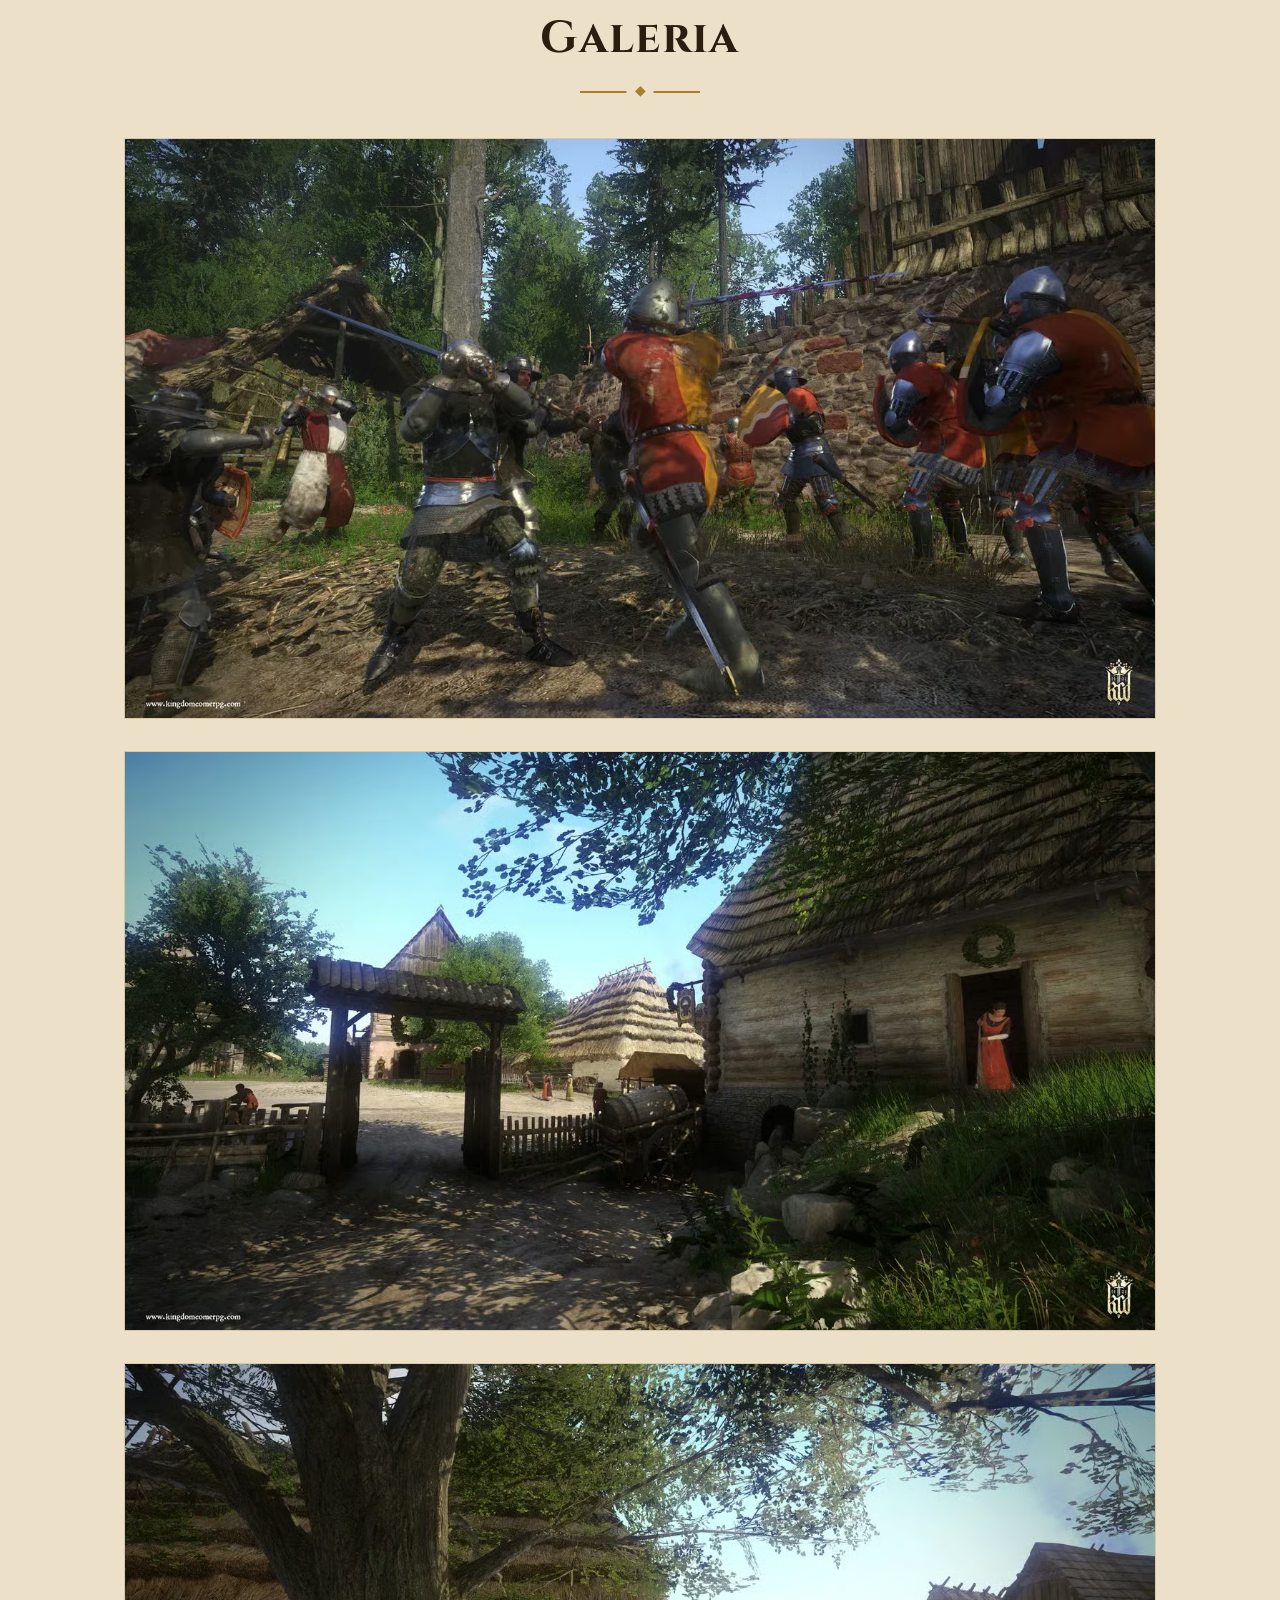
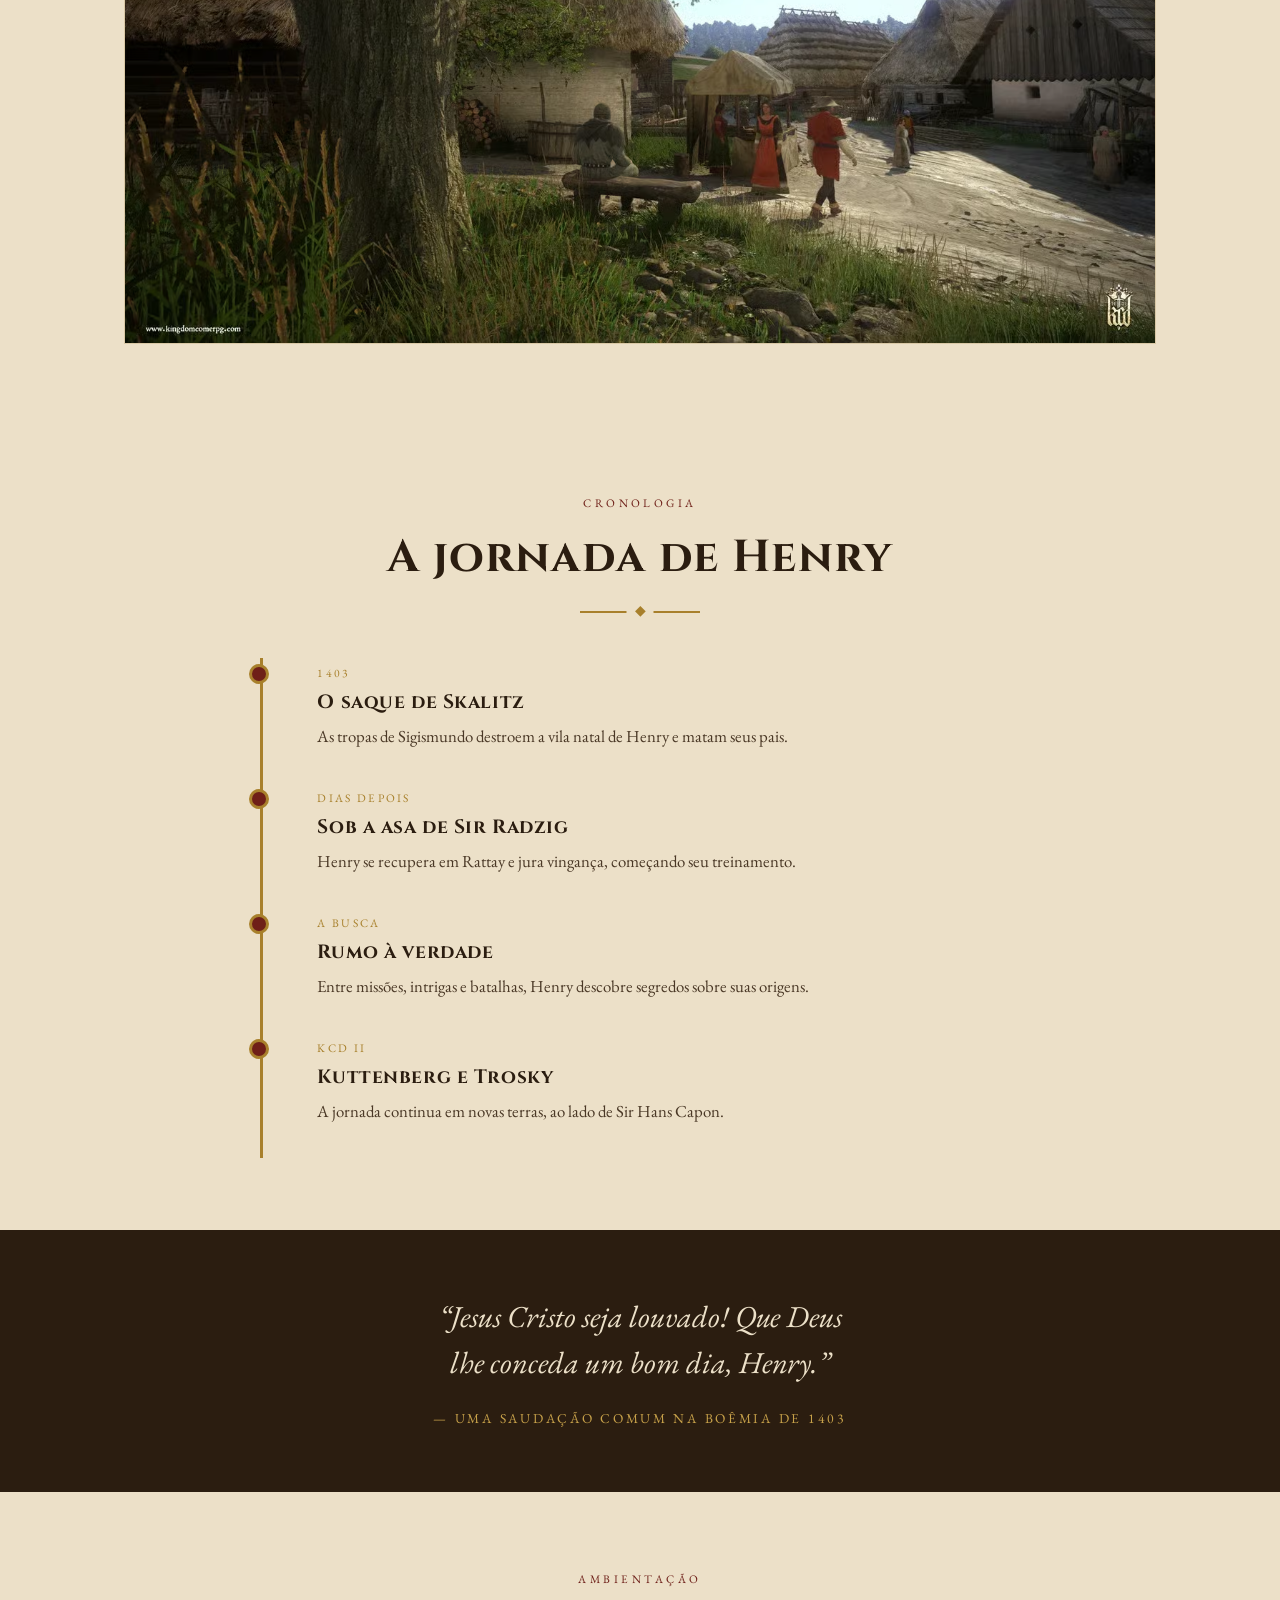
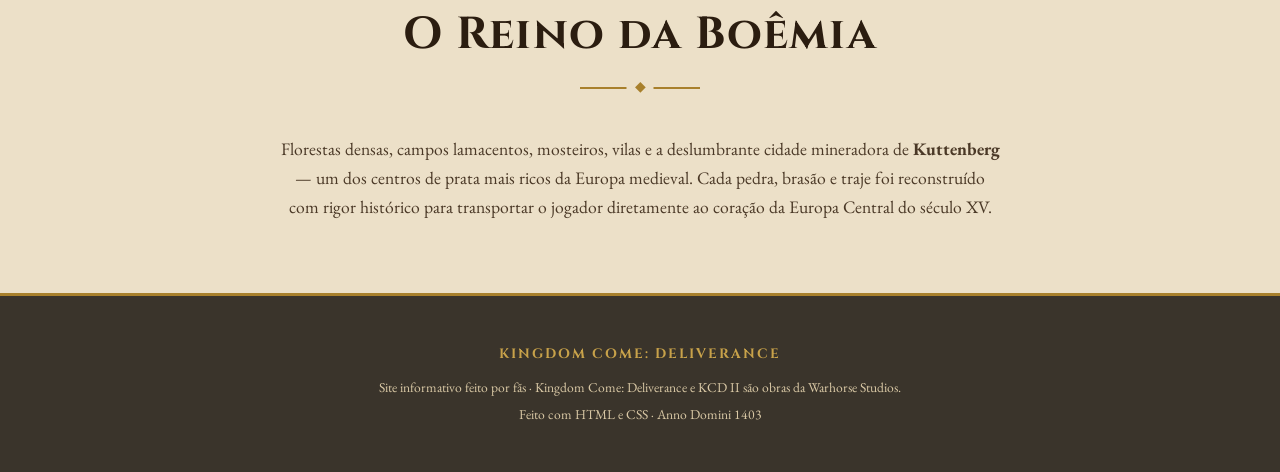
<file: Projeto_CNW/pag3.html>
<!DOCTYPE html>
<html lang="pt-BR">
<head>
  <meta charset="UTF-8" />
  <meta name="viewport" content="width=device-width, initial-scale=1.0" />
  <title>Kingdom Come: Deliverance</title>
  <meta name="description" content="Site sobre Kingdom Come: Deliverance 1 e 2, o RPG histórico ambientado na Boêmia de 1403. Conheça a história, os personagens, o combate, o mundo e as diferenças entre os dois jogos." />
  <meta name="theme-color" content="#2b1d10" />
  <link rel="preconnect" href="https://fonts.googleapis.com" />
  <link rel="preconnect" href="https://fonts.gstatic.com" crossorigin />
  <link href="https://fonts.googleapis.com/css2?family=Cinzel:wght@400;600;700;900&family=EB+Garamond:ital,wght@0,400;0,500;0,600;1,400&display=swap" rel="stylesheet" />
  <link rel="icon" type="image/png" href="img/kaua.img/icon_kdc_3.png">
  <link rel="stylesheet" href="css/kaua.css" />
</head>
<body>
  <header class="site">
    <div class="nav">
      <div class="brand">
      <span class="crest">
      <img src="img/kaua.img/icon_kdc_3.png" alt="Kingdom Come">
      </span>
        <span>Kingdom Come</span>
      </div>
       <input type="checkbox" id="nav-toggle" class="nav-toggle-input">
    <label for="nav-toggle" class="nav-toggle" aria-label="Abrir menu">
      <span></span>
      <span></span>
      <span></span>
    </label>
      <nav aria-label="Navegação principal">
        <ul>
          <li><a href="#historia">História</a></li>
          <li><a href="#jogos">Os Jogos</a></li>
          <li><a href="#personagens">Personagens</a></li>
          <li><a href="#recursos">Jogabilidade</a></li>
          <li><a href="#galeria">Galeria</a></li>
          <li><a href="#mundo">O Mundo</a></li>

          <li class="dropdown">
          <a href="#" class="dropdown-toggle">Mundos <span class="caret">▾</span></a>
          <ul class="dropdown-menu">
            <li><a href="index.html">Início</a></li>
            <li><a href="pag1.html">The Last of Us</a></li>
            <li><a href="pag2.html">Zelda</a></li>            
            <li><a href="pag4.html">Ghost of Tsushima</a></li>
          </ul>
        </li>
        </ul>
      </nav>
    </div>
  </header>

  <main>

 <!-- BANNER PRINCIPAL -->
  <section class="banner banner-top" id="topo" aria-label="Banner de destaque">
    <div class="banner-inner">

      <p class="banner-kicker">
        Warhorse Studios &middot; RPG histórico
      </p>

      <h1 class="banner-title">
        Kingdom Come:<br>
        Deliverance
      </h1>

      <p class="banner-text">
        Exércitos marcham, vilas ardem e cada escolha tem seu peso.
        Bem-vindo à Boêmia de 1403 — um mundo que não perdoa.
      </p>

      <div class="cta-row">
        <a class="btn btn-primary" href="#jogos">
          Conheça os jogos
        </a>

        <a class="btn btn-ghost" href="#historia">
          A história
        </a>
      </div>

    </div>
  </section>

   <!-- HERO -->
    <section class="hero" id="topo">
  <div class="hero-content">

    <div class="hero-text">
      <p class="kicker">Boêmia &middot; Anno Domini 1403</p>

      <h1>A Saga de Henry de Skalitz</h1>

      <p class="lead">
        Henry começa sua história em Skalitz, trabalhando como aprendiz de ferreiro ao lado de seu pai. Sua vida é simples e tranquila, mas ele passa boa parte do tempo se envolvendo em pequenas confusões e sonhando com uma vida diferente.
        Tudo muda quando as tropas de Sigismundo atacam Skalitz. A vila é destruída e Henry perde seus pais, ficando sem seu lar e sem saber o que fazer. Movido pela dor e pelo desejo de vingança, ele decide encontrar os responsáveis pelo ataque.
      </p>

      <div class="cta-row">
        <a class="btn btn-ghost" href="#historia">A história</a>
      </div>
    </div>

    <div class="hero-image">
      <img src="img/kaua.img/Henry_KCD_II_.png" alt="Henry de Skalitz">
    </div>

  </div>
</section>

    <!-- HISTÓRIA -->
    <section id="historia">
      <div class="wrap">
        <div class="section-head">
          <span class="eyebrow">O Enredo</span>
          <h2>Vingança, honra e sobrevivência</h2>
          <div class="rule" aria-hidden="true"></div>
        </div>
        <p class="lede">
          Em 1403, o Sacro Imperador Romano Venceslau IV é capturado por seu meio-irmão Sigismundo,
          que invade a Boêmia com mercenários cumanos. Quando a pacata vila de Skalitz é saqueada e
          sua família assassinada, <strong>Henry</strong> &mdash; um jovem plebeu &mdash; embarca numa
          jornada de vingança que o transforma de aprendiz de ferreiro em um homem forjado pela guerra.
        </p>
      </div>
    </section>


    <!-- JOGOS -->
    <section id="jogos" class="alt">
      <div class="wrap">
        <div class="section-head">
          <span class="eyebrow">A Duologia</span>
          <h2>Dois capítulos, uma jornada</h2>
          <div class="rule" aria-hidden="true"></div>
        </div>
        <div class="games">
          <article class="game-card">
            <img src="img/kaua.img/kdc1.jpg" alt="" />
            <div class="body">
              <span class="year">2018 &middot; Warhorse Studios</span>
              <h3>Kingdom Come: Deliverance</h3>
              <p>
                O início da saga. Após a destruição de Skalitz, Henry busca vingança e é acolhido
                por Sir Radzig. Entre o campo e o mosteiro de Sasau, o jogador aprende a ler, lutar,
                caçar e sobreviver num mundo que nada perdoa. Um marco do realismo histórico nos games.
              </p>
            </div>
          </article>
          <article class="game-card">
            <img src="img/kaua.img/kdc2.jpg" alt="" />
            <div class="body">
              <span class="year">2025 &middot; Warhorse Studios</span>
              <h3>Kingdom Come: Deliverance II</h3>
              <p>
                A continuação direta. Henry e Sir Hans Capon viajam à imponente cidade prateada de
                Kuttenberg e às terras de Trosky. Um mapa muito maior, combate refinado, armas de fogo
                primitivas e uma narrativa ainda mais ambiciosa sobre lealdade e destino.
              </p>
            </div>
          </article>
        </div>
      </div>
    </section>

    <!-- PERSONAGENS -->
    <section id="personagens">
      <div class="wrap">
        <div class="section-head">
          <span class="eyebrow">Dramatis Personae</span>
          <h2>Personagens principais</h2>
          <div class="rule" aria-hidden="true"></div>
        </div>
        <div class="chars">
          <article class="char-card">
            <img src="img/kaua.img/henry_codex.jpeg" alt="Retrato de Henry, jovem filho de ferreiro" />
            <div class="char-body">
              <h3>Henry de Skalitz</h3>
              <span class="char-role">Protagonista</span>
              <p>Filho de ferreiro que perde tudo no ataque a Skalitz. De plebeu ingênuo a guerreiro habilidoso, sua jornada é o coração da saga.</p>
            </div>
          </article>
          <article class="char-card">
            <img src="img/kaua.img/hans_capon_codex.webp" alt="Retrato de Sir Hans Capon, jovem nobre" />
            <div class="char-body">
              <h3>Sir Hans Capon</h3>
              <span class="char-role">Nobre &middot; Aliado</span>
              <p>Jovem senhor de temperamento impetuoso e língua afiada. Ao lado de Henry, sua amizade improvável cresce em meio às intrigas.</p>
            </div>
          </article>
          <article class="char-card">
            <img src="img/kaua.img/sir_radzig_codex.webp" alt="Retrato de Sir Radzig Kobyla, cavaleiro veterano" />
            <div class="char-body">
              <h3>Sir Radzig Kobyla</h3>
              <span class="char-role">Cavaleiro &middot; Mentor</span>
              <p>Nobre leal a Venceslau que acolhe Henry após a tragédia. Guia o rapaz em seu caminho e guarda segredos sobre seu passado.</p>
            </div>
          </article>
          <!-- ESPAÇO PARA VOCÊ: copie um bloco .char-card acima e edite -->
          <article class="char-card">
            <img src="img/kaua.img/hanush_codex.webp" alt="Retrato de Sir Hanush, nobre e senhor de leipa" />
            <div class="char-body">
              <h3>Sir Hanush de Leipa</h3>
              <span class="char-role">NOBRE · ALIADO</span>
              <p>Nobre experiente e senhor de Leipa. Conhecido por sua autoridade e personalidade marcante, Hanush ajuda Henry durante sua jornada, envolvendo-se nas disputas políticas e conflitos que cercam a Boêmia.</p>
            </div>
          </article>
        </div>
      </div>
    </section>

    <!-- RECURSOS / JOGABILIDADE -->
    <section id="recursos" class="alt">
      <div class="wrap">
        <div class="section-head">
          <span class="eyebrow">Jogabilidade</span>
          <h2>Realismo levado a sério</h2>
          <div class="rule" aria-hidden="true"></div>
        </div>
        <div class="features">
          <div class="feature">
            <h3>Combate baseado em física</h3>
            <p>Cinco direções de ataque, guarda, aparadas e combos. Cada duelo exige leitura do oponente e domínio da arma.</p>
          </div>
          <div class="feature">
            <h3>Aprender fazendo</h3>
            <p>Henry começa analfabeto e desajeitado. Ler, forjar, alquimia e esgrima melhoram com a prática, não por magia.</p>
          </div>
          <div class="feature">
            <h3>Necessidades reais</h3>
            <p>É preciso comer, dormir e cuidar de ferimentos. Comida estraga e o cansaço afeta o desempenho.</p>
          </div>
          <div class="feature">
            <h3>Reputação importa</h3>
            <p>NPCs reagem à sua aparência, higiene e fama. Roubar, mentir ou ajudar molda como o mundo o trata.</p>
          </div>
          <div class="feature">
            <h3>Salvamento com Aguardente</h3>
            <p>O icônico "Salvar e Sair" via Aguardente de Salva torna cada decisão mais pesada e memorável.</p>
          </div>
          <div class="feature">
            <h3>História viva e fiel</h3>
            <p>Locais, personagens e eventos baseados na Boêmia real do início do século XV, com apuro de museu.</p>
          </div>
        </div>
      </div>
    </section>

    <!-- GALERIA -->
    <section id="galeria">
      <div class="wrap">
        <div class="section-head">
          <span class="eyebrow">Imagens</span>
          <h2>Galeria</h2>
          <div class="rule" aria-hidden="true"></div>
        </div>
        <div class="gallery">
          <figure class="shot"><img src="img/kaua.img/galeria1.avif" alt="Paisagem da Boêmia rural com castelo" /></figure>
          <figure class="shot"><img src="img/kaua.img/galeria2.avif" alt="Cidade de Kuttenberg ao pôr do sol" /></figure>
          <figure class="shot"><img src="img/kaua.img/galeria3.avif" alt="Cena de batalha medieval na névoa" /></figure>
        </div>
      </div>
    </section>

    <!-- CRONOLOGIA -->
    <section id="timeline">
      <div class="wrap">
        <div class="section-head">
          <span class="eyebrow">Cronologia</span>
          <h2>A jornada de Henry</h2>
          <div class="rule" aria-hidden="true"></div>
        </div>
        <ol class="timeline">
          <li>
            <span class="t-year">1403</span>
            <h3>O saque de Skalitz</h3>
            <p>As tropas de Sigismundo destroem a vila natal de Henry e matam seus pais.</p>
          </li>
          <li>
            <span class="t-year">Dias depois</span>
            <h3>Sob a asa de Sir Radzig</h3>
            <p>Henry se recupera em Rattay e jura vingança, começando seu treinamento.</p>
          </li>
          <li>
            <span class="t-year">A busca</span>
            <h3>Rumo à verdade</h3>
            <p>Entre missões, intrigas e batalhas, Henry descobre segredos sobre suas origens.</p>
          </li>
          <li>
            <span class="t-year">KCD II</span>
            <h3>Kuttenberg e Trosky</h3>
            <p>A jornada continua em novas terras, ao lado de Sir Hans Capon.</p>
          </li>
          <!-- ESPAÇO PARA VOCÊ: adicione mais <li> com t-year, h3 e p -->
        </ol>
      </div>
    </section>

    <!-- CITAÇÃO -->
    <section class="quote">
      <blockquote>
        &ldquo;Jesus Cristo seja louvado! Que Deus lhe conceda um bom dia, Henry.&rdquo;
        <cite>&mdash; Uma saudação comum na Boêmia de 1403</cite>
      </blockquote>
    </section>


    <!-- MUNDO -->
    <section id="mundo">
      <div class="wrap">
        <div class="section-head">
          <span class="eyebrow">Ambientação</span>
          <h2>O Reino da Boêmia</h2>
          <div class="rule" aria-hidden="true"></div>
        </div>
        <p class="lede">
          Florestas densas, campos lamacentos, mosteiros, vilas e a deslumbrante cidade mineradora de
          <strong>Kuttenberg</strong> &mdash; um dos centros de prata mais ricos da Europa medieval.
          Cada pedra, brasão e traje foi reconstruído com rigor histórico para transportar o jogador
          diretamente ao coração da Europa Central do século XV.
        </p>
      </div>
    </section>
  </main>

  <footer class="site">
    <p class="brand-f">Kingdom Come: Deliverance</p>
    <p>Site informativo feito por f&atilde;s &middot; Kingdom Come: Deliverance e KCD II s&atilde;o obras da Warhorse Studios.</p>
    <p>Feito com HTML e CSS &middot; Anno Domini 1403</p>
  </footer>
</body>
</html>
</file>
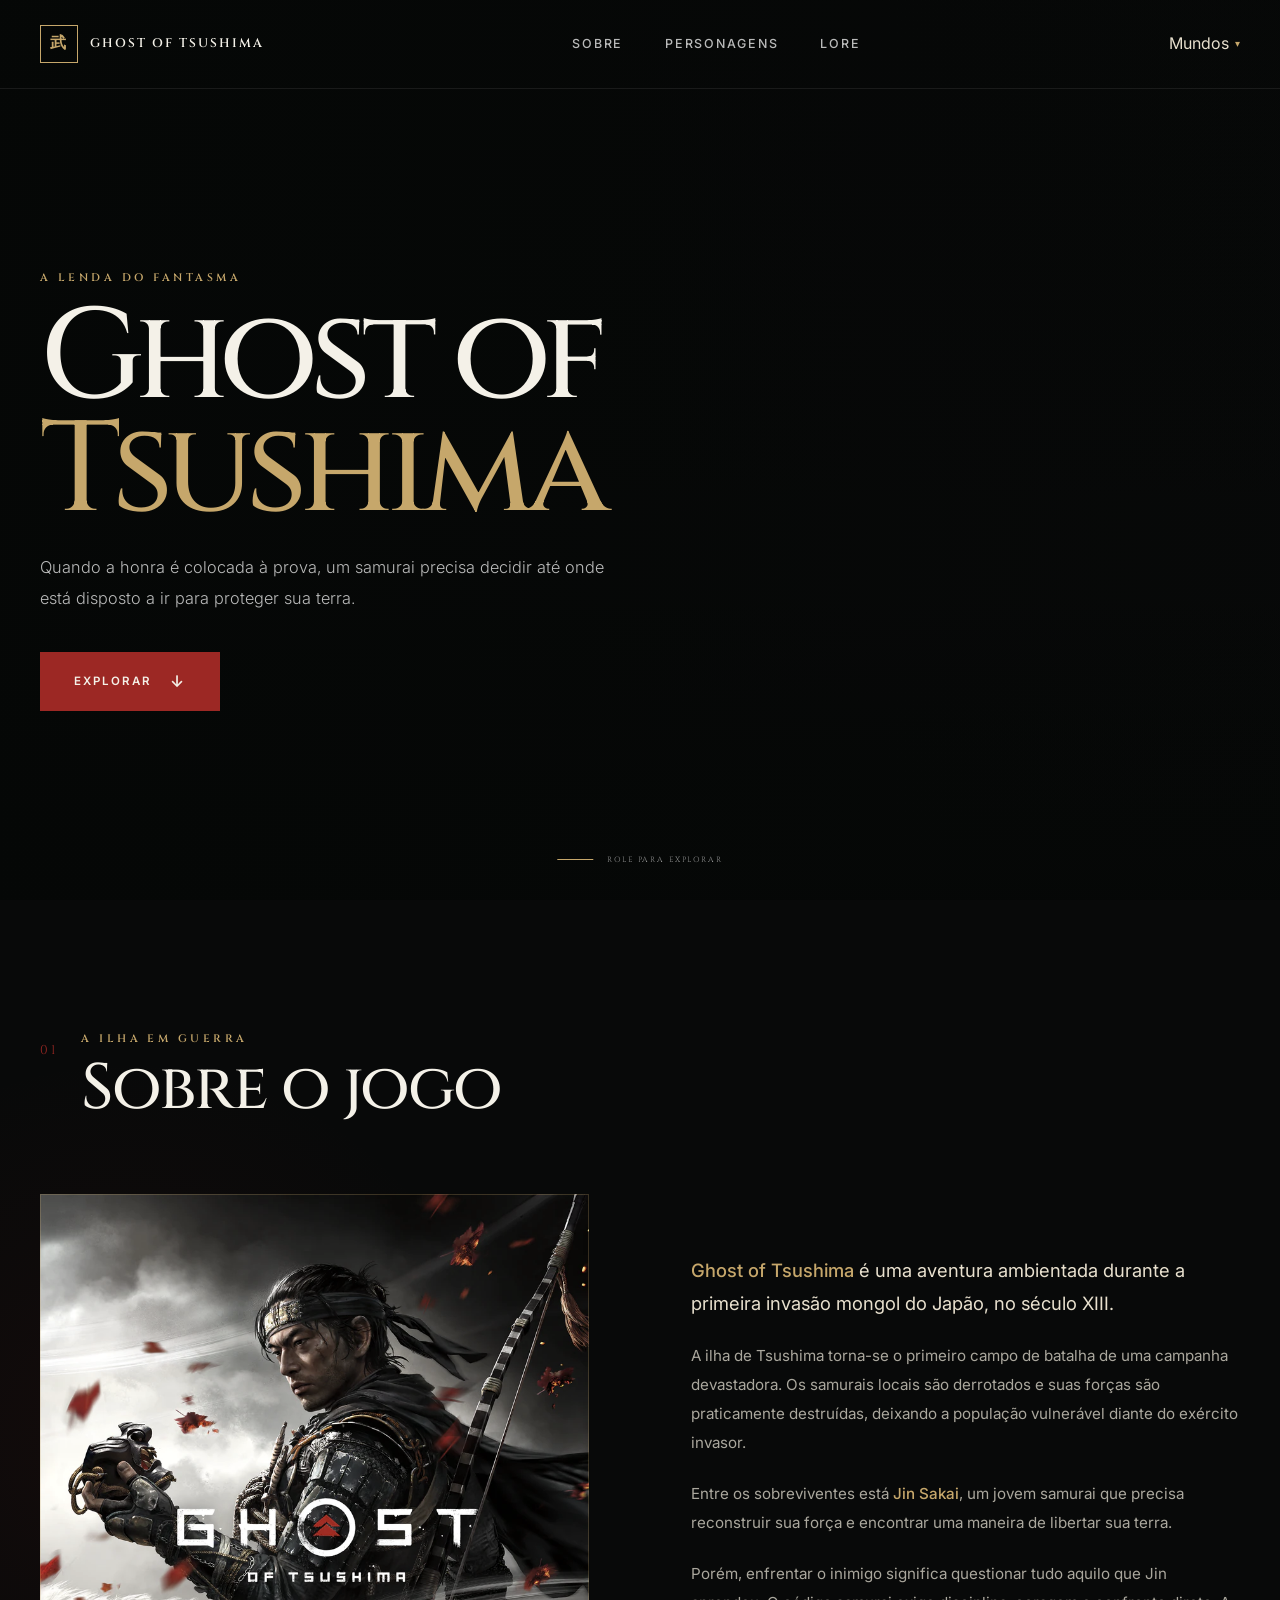
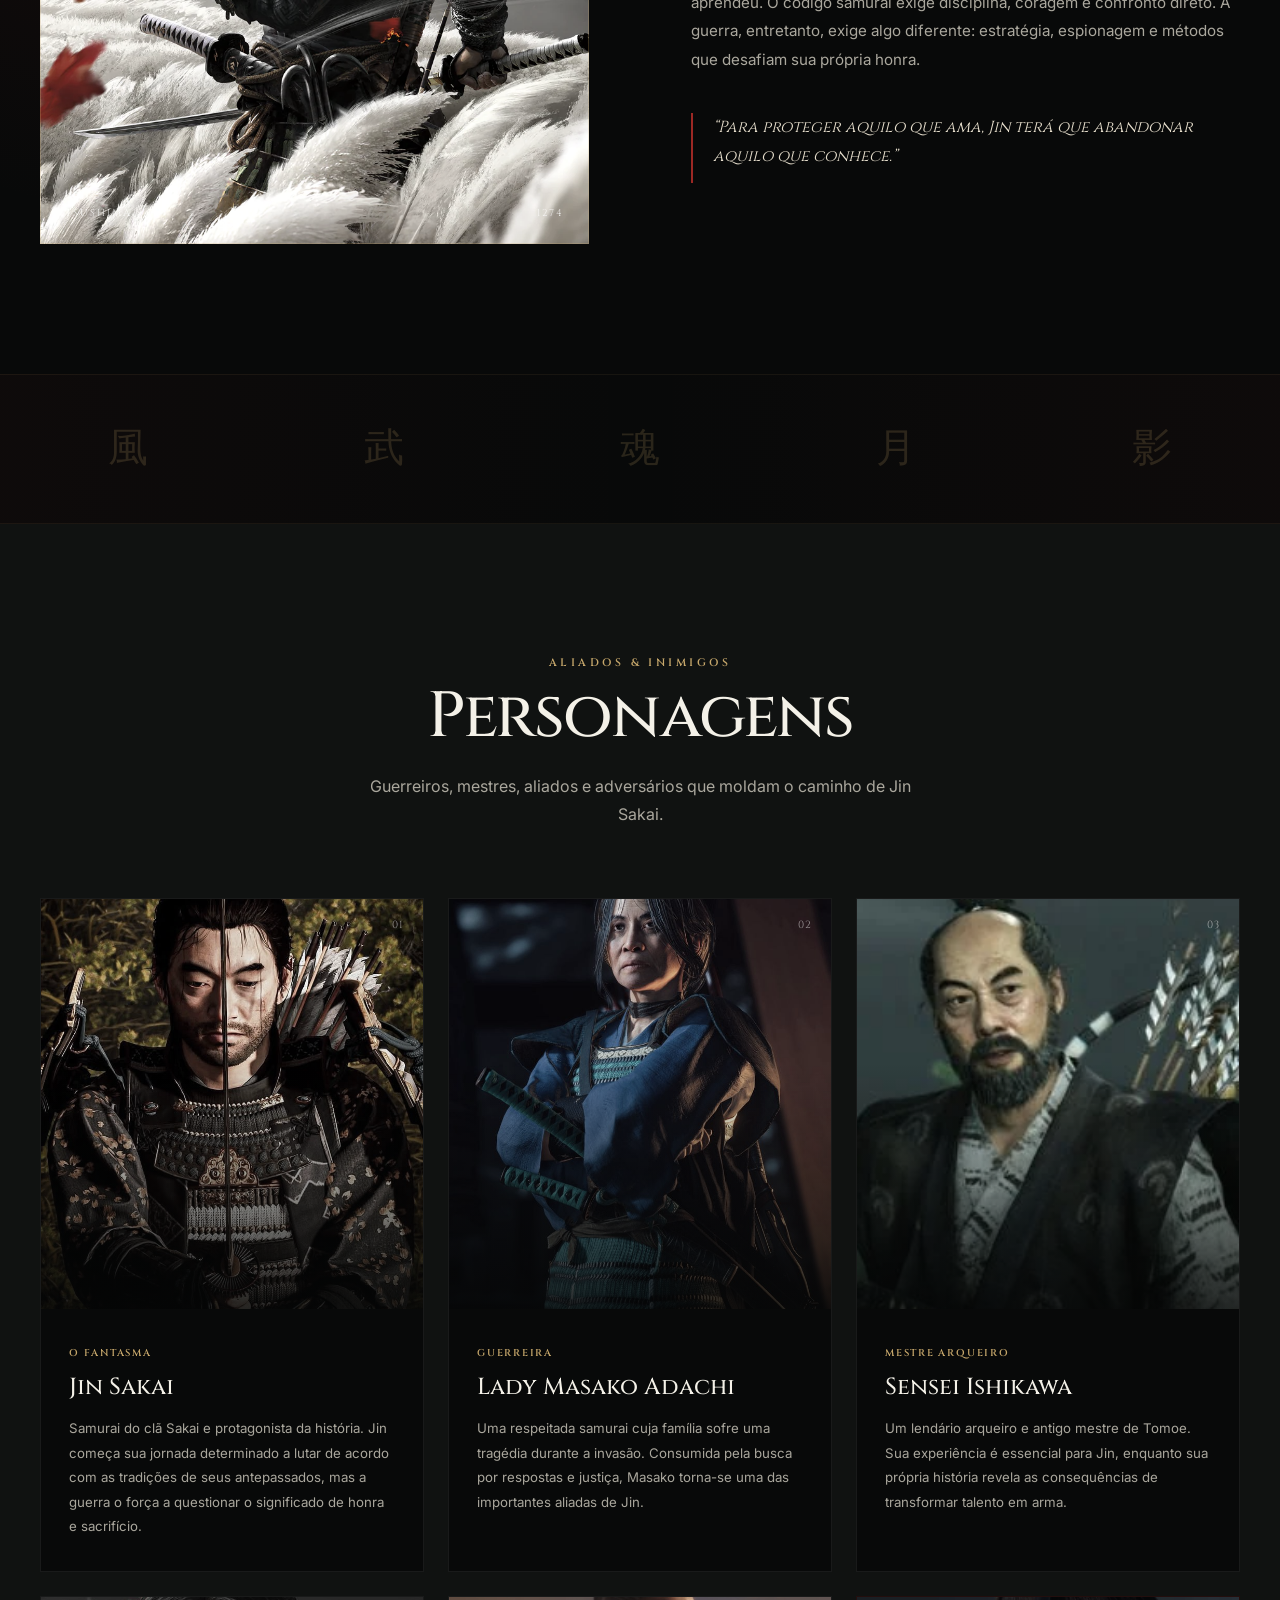
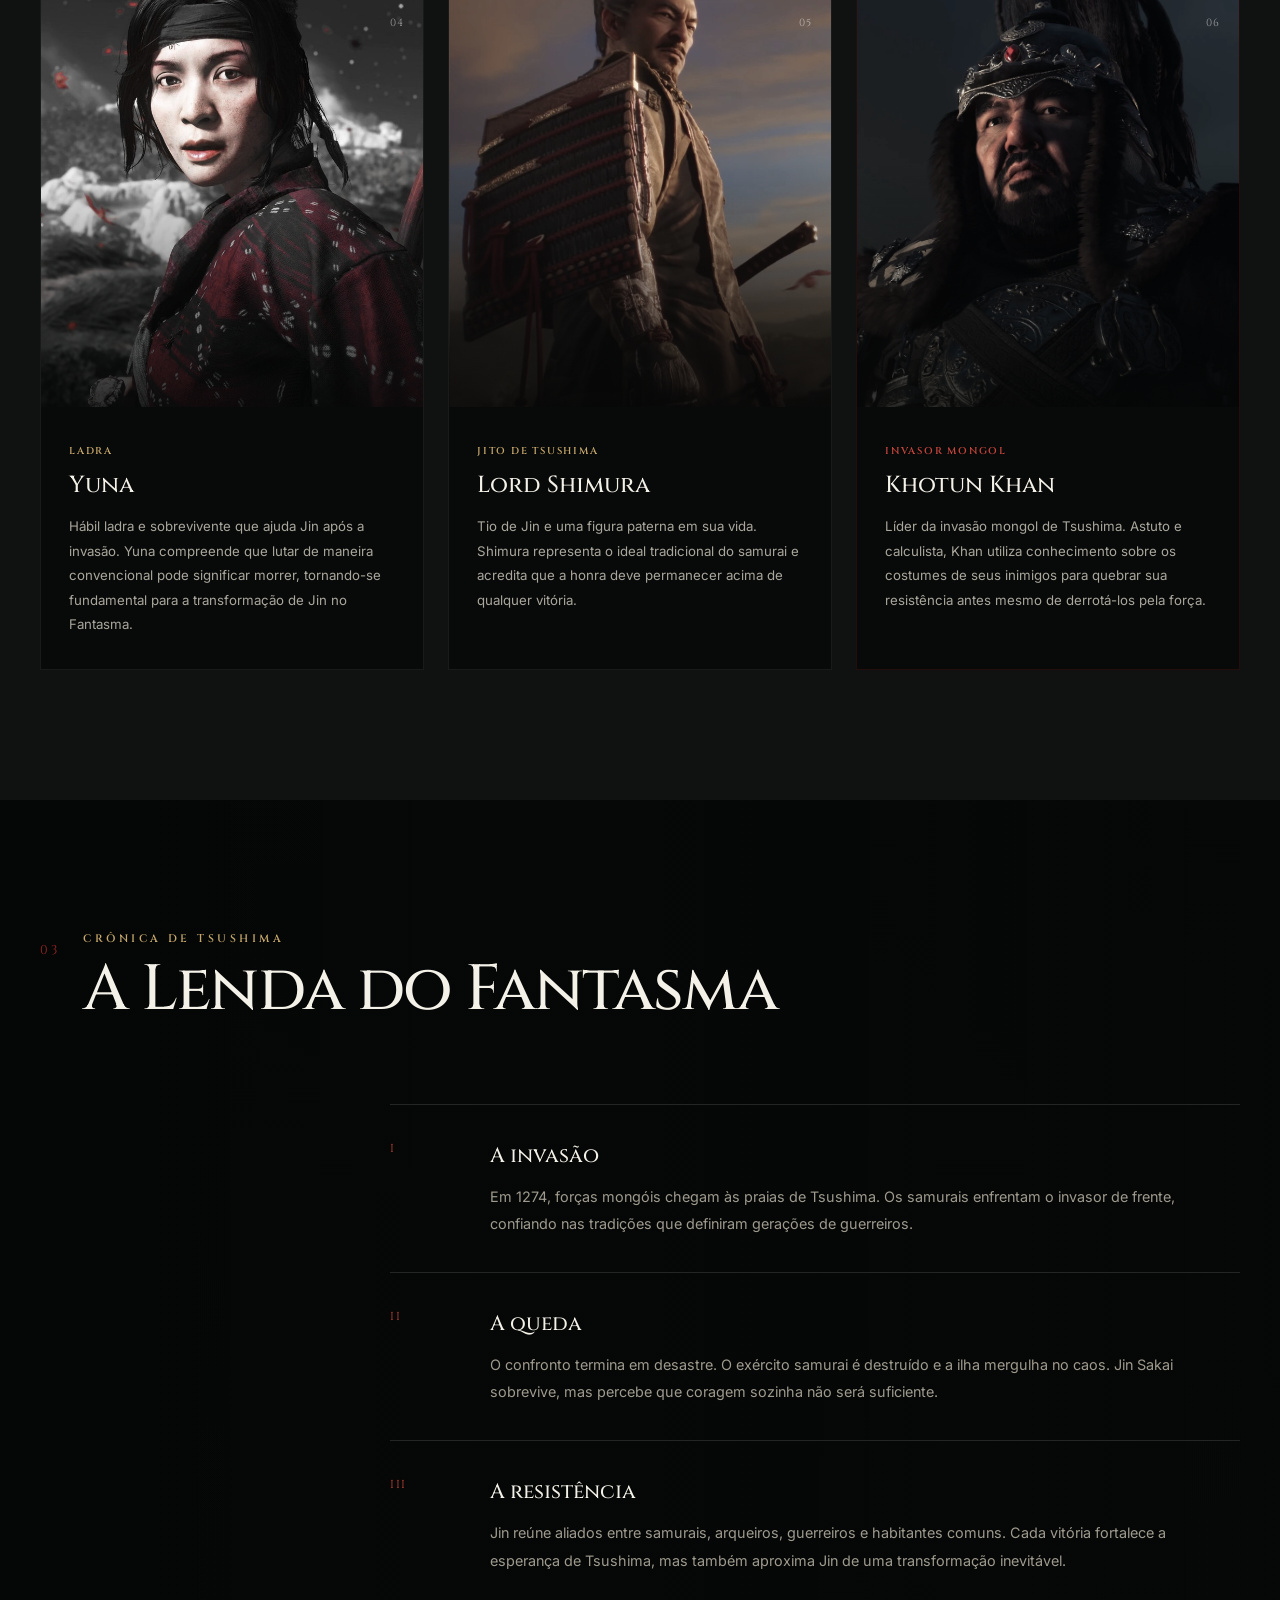
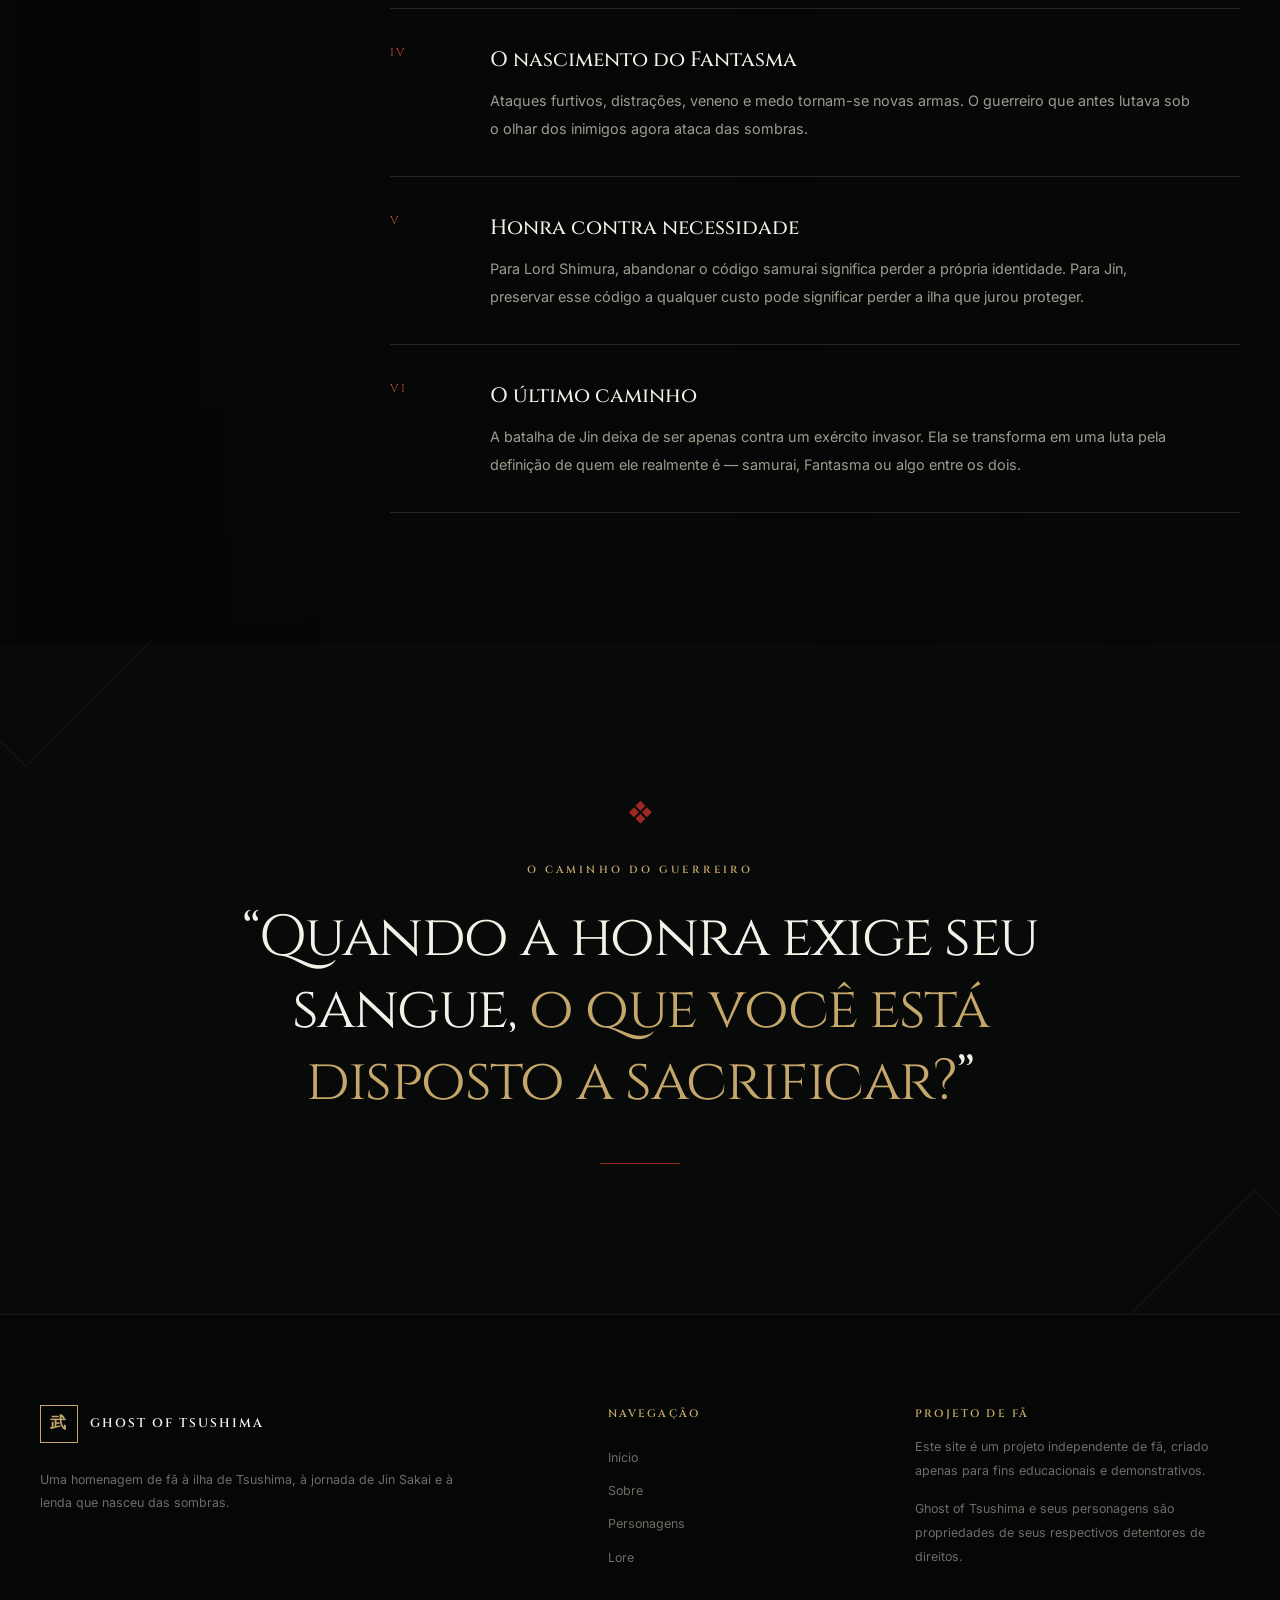
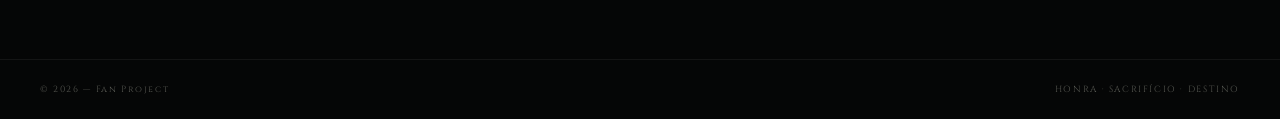
<file: Projeto_CNW/pag4.html>
<!DOCTYPE html>
<html lang="pt-BR">

<head>
    <meta charset="UTF-8">
    <meta name="viewport" content="width=device-width, initial-scale=1.0">

    <meta name="description"
        content="Ghost of Tsushima — uma experiência de fã sobre Jin Sakai, seus aliados e a lenda do Fantasma.">

    <title>Ghost of Tsushima | A Lenda do Fantasma</title>

    <link rel="preconnect" href="https://fonts.googleapis.com">
    <link rel="preconnect" href="https://fonts.gstatic.com" crossorigin>
    <link
        href="https://fonts.googleapis.com/css2?family=Cinzel:wght@400;500;600;700;800&family=Inter:wght@300;400;500;600&display=swap"
        rel="stylesheet">

    <link rel="stylesheet" href="css/style4.css">
</head>

<body>

    <!-- =====================================================
         HEADER / NAVBAR
    ====================================================== -->

    <header class="site-header">
        <nav class="navbar container" aria-label="Navegação principal">

            <a href="" class="logo">
                <span class="logo-mark">武</span>
                <span>GHOST OF TSUSHIMA</span>
            </a>
            <input type="checkbox" id="nav-toggle" class="nav-toggle-input">
            <label for="nav-toggle" class="nav-toggle" aria-label="Abrir menu">
                <span></span>
                <span></span>
                <span></span>
            </label>

            <div class="nav-links">
                <a href="#sobre">Sobre</a>
                <a href="#personagens">Personagens</a>
                <a href="#lore">Lore</a>
            </div>
            <div class="dropdown">
                <a href="#" class="dropdown-toggle">Mundos<span class="caret">▾</span></a>
                <ul class="dropdown-menu">
                    <li><a href="index.html">Início</a></li>
                    <li><a href="pag1.html">The last of Us</a></li>
                    <li><a href="pag2.html">Zelda</a></li>
                    <li><a href="pag3.html">Kingdom Come</a></li>
                </ul>
            </div>

        </nav>
    </header>


    <main>

        <!-- =====================================================
             HERO
        ====================================================== -->

        <section class="hero" id="inicio">

            <div class="hero-background"></div>
            <div class="hero-overlay"></div>

            <div class="hero-content container">

                <span class="eyebrow">A Lenda do Fantasma</span>

                <h1>Ghost of<br><span>Tsushima</span></h1>

                <p class="hero-description">
                    Quando a honra é colocada à prova, um samurai precisa
                    decidir até onde está disposto a ir para proteger sua terra.
                </p>

                <a href="#sobre" class="btn btn-primary">
                    Explorar
                    <span>↓</span>
                </a>

            </div>

            <div class="hero-scroll">
                <span></span>
                <small>Role para explorar</small>
            </div>

        </section>


        <!-- =====================================================
             SOBRE
        ====================================================== -->

        <section class="about section" id="sobre">

            <div class="container">

                <div class="section-heading">

                    <span class="section-number">01</span>

                    <div>
                        <span class="eyebrow">A ilha em guerra</span>
                        <h2>Sobre o jogo</h2>
                    </div>

                </div>


                <div class="about-grid">

                    <div class="about-image">
                        <img src="img/imgpietro/fotologo.webp" alt="Paisagem japonesa com templo tradicional"
                            loading="lazy">

                        <div class="image-caption">
                            <span>TSUSHIMA</span>
                            <span>1274</span>
                        </div>
                    </div>


                    <article class="about-content">

                        <p class="lead">
                            <strong>Ghost of Tsushima</strong> é uma aventura
                            ambientada durante a primeira invasão mongol do Japão,
                            no século XIII.
                        </p>

                        <p>
                            A ilha de Tsushima torna-se o primeiro campo de batalha
                            de uma campanha devastadora. Os samurais locais são
                            derrotados e suas forças são praticamente destruídas,
                            deixando a população vulnerável diante do exército
                            invasor.
                        </p>

                        <p>
                            Entre os sobreviventes está <strong>Jin Sakai</strong>,
                            um jovem samurai que precisa reconstruir sua força e
                            encontrar uma maneira de libertar sua terra.
                        </p>

                        <p>
                            Porém, enfrentar o inimigo significa questionar tudo
                            aquilo que Jin aprendeu. O código samurai exige
                            disciplina, coragem e confronto direto. A guerra,
                            entretanto, exige algo diferente: estratégia,
                            espionagem e métodos que desafiam sua própria honra.
                        </p>

                        <div class="quote-line">
                            <span></span>
                            <blockquote>
                                “Para proteger aquilo que ama, Jin terá que
                                abandonar aquilo que conhece.”
                            </blockquote>
                        </div>

                    </article>

                </div>

            </div>

        </section>


        <!-- =====================================================
             DIVISOR VISUAL
        ====================================================== -->

        <div class="nature-divider" aria-hidden="true">
            <span>風</span>
            <span>武</span>
            <span>魂</span>
            <span>月</span>
            <span>影</span>
        </div>


        <!-- =====================================================
             PERSONAGENS
        ====================================================== -->

        <section class="characters section" id="personagens">

            <div class="container">

                <div class="section-heading centered">

                    <span class="eyebrow">Aliados & inimigos</span>
                    <h2>Personagens</h2>

                    <p>
                        Guerreiros, mestres, aliados e adversários que moldam
                        o caminho de Jin Sakai.
                    </p>

                </div>


                <div class="characters-grid">

                    <!-- Jin -->
                    <article class="character-card">

                        <div class="character-image">
                            <img src="img/imgpietro/jinsakai.jpg" alt="Guerreiro japonês representando Jin Sakai"
                                loading="lazy">
                            <span class="character-number">01</span>
                        </div>

                        <div class="character-content">
                            <span class="character-role">O Fantasma</span>
                            <h3>Jin Sakai</h3>

                            <p>
                                Samurai do clã Sakai e protagonista da história.
                                Jin começa sua jornada determinado a lutar de
                                acordo com as tradições de seus antepassados,
                                mas a guerra o força a questionar o significado
                                de honra e sacrifício.
                            </p>
                        </div>

                    </article>


                    <!-- Masako -->
                    <article class="character-card">

                        <div class="character-image">
                            <img src="img/imgpietro/ladymasako.jpg" alt="Mulher japonesa representando Lady Masako"
                                loading="lazy">
                            <span class="character-number">02</span>
                        </div>

                        <div class="character-content">
                            <span class="character-role">Guerreira</span>
                            <h3>Lady Masako Adachi</h3>

                            <p>
                                Uma respeitada samurai cuja família sofre uma
                                tragédia durante a invasão. Consumida pela busca
                                por respostas e justiça, Masako torna-se uma das
                                importantes aliadas de Jin.
                            </p>
                        </div>

                    </article>


                    <!-- Ishikawa -->
                    <article class="character-card">

                        <div class="character-image">
                            <img src="img/imgpietro/senseiishikawa.webp"
                                alt="Arqueiro japonês representando Sensei Ishikawa" loading="lazy">
                            <span class="character-number">03</span>
                        </div>

                        <div class="character-content">
                            <span class="character-role">Mestre Arqueiro</span>
                            <h3>Sensei Ishikawa</h3>

                            <p>
                                Um lendário arqueiro e antigo mestre de Tomoe.
                                Sua experiência é essencial para Jin, enquanto
                                sua própria história revela as consequências de
                                transformar talento em arma.
                            </p>
                        </div>

                    </article>


                    <!-- Yuna -->
                    <article class="character-card">

                        <div class="character-image">
                            <img src="img/imgpietro/yuna.jpg" alt="Mulher em paisagem japonesa representando Yuna"
                                loading="lazy">
                            <span class="character-number">04</span>
                        </div>

                        <div class="character-content">
                            <span class="character-role">Ladra</span>
                            <h3>Yuna</h3>

                            <p>
                                Hábil ladra e sobrevivente que ajuda Jin após a
                                invasão. Yuna compreende que lutar de maneira
                                convencional pode significar morrer, tornando-se
                                fundamental para a transformação de Jin no Fantasma.
                            </p>
                        </div>

                    </article>


                    <!-- Shimura -->
                    <article class="character-card">

                        <div class="character-image">
                            <img src="img/imgpietro/Shimura.webp" alt="Templo japonês representando Lord Shimura"
                                loading="lazy">
                            <span class="character-number">05</span>
                        </div>

                        <div class="character-content">
                            <span class="character-role">Jito de Tsushima</span>
                            <h3>Lord Shimura</h3>

                            <p>
                                Tio de Jin e uma figura paterna em sua vida.
                                Shimura representa o ideal tradicional do
                                samurai e acredita que a honra deve permanecer
                                acima de qualquer vitória.
                            </p>
                        </div>

                    </article>


                    <!-- Khan -->
                    <article class="character-card character-card-villain">

                        <div class="character-image">
                            <img src="img/imgpietro/Khotun.webp" alt="Guerreiro representando Khotun Khan"
                                loading="lazy">
                            <span class="character-number">06</span>
                        </div>

                        <div class="character-content">
                            <span class="character-role">Invasor Mongol</span>
                            <h3>Khotun Khan</h3>

                            <p>
                                Líder da invasão mongol de Tsushima. Astuto e
                                calculista, Khan utiliza conhecimento sobre os
                                costumes de seus inimigos para quebrar sua
                                resistência antes mesmo de derrotá-los pela força.
                            </p>
                        </div>

                    </article>

                </div>

            </div>

        </section>


        <!-- =====================================================
             LORE
        ====================================================== -->

        <section class="lore section" id="lore">

            <div class="lore-background"></div>
            <div class="lore-overlay"></div>

            <div class="container lore-container">

                <div class="section-heading lore-heading">

                    <span class="section-number">03</span>

                    <div>
                        <span class="eyebrow">Crônica de Tsushima</span>
                        <h2>A Lenda do Fantasma</h2>
                    </div>

                </div>


                <div class="lore-story">

                    <article class="lore-block">
                        <span class="lore-index">I</span>

                        <div>
                            <h3>A invasão</h3>

                            <p>
                                Em 1274, forças mongóis chegam às praias de
                                Tsushima. Os samurais enfrentam o invasor de
                                frente, confiando nas tradições que definiram
                                gerações de guerreiros.
                            </p>
                        </div>
                    </article>


                    <article class="lore-block">
                        <span class="lore-index">II</span>

                        <div>
                            <h3>A queda</h3>

                            <p>
                                O confronto termina em desastre. O exército
                                samurai é destruído e a ilha mergulha no caos.
                                Jin Sakai sobrevive, mas percebe que coragem
                                sozinha não será suficiente.
                            </p>
                        </div>
                    </article>


                    <article class="lore-block">
                        <span class="lore-index">III</span>

                        <div>
                            <h3>A resistência</h3>

                            <p>
                                Jin reúne aliados entre samurais, arqueiros,
                                guerreiros e habitantes comuns. Cada vitória
                                fortalece a esperança de Tsushima, mas também
                                aproxima Jin de uma transformação inevitável.
                            </p>
                        </div>
                    </article>


                    <article class="lore-block">
                        <span class="lore-index">IV</span>

                        <div>
                            <h3>O nascimento do Fantasma</h3>

                            <p>
                                Ataques furtivos, distrações, veneno e medo
                                tornam-se novas armas. O guerreiro que antes
                                lutava sob o olhar dos inimigos agora ataca
                                das sombras.
                            </p>
                        </div>
                    </article>


                    <article class="lore-block">
                        <span class="lore-index">V</span>

                        <div>
                            <h3>Honra contra necessidade</h3>

                            <p>
                                Para Lord Shimura, abandonar o código samurai
                                significa perder a própria identidade. Para Jin,
                                preservar esse código a qualquer custo pode
                                significar perder a ilha que jurou proteger.
                            </p>
                        </div>
                    </article>


                    <article class="lore-block">
                        <span class="lore-index">VI</span>

                        <div>
                            <h3>O último caminho</h3>

                            <p>
                                A batalha de Jin deixa de ser apenas contra um
                                exército invasor. Ela se transforma em uma luta
                                pela definição de quem ele realmente é — samurai,
                                Fantasma ou algo entre os dois.
                            </p>
                        </div>
                    </article>

                </div>

            </div>

        </section>


        <!-- =====================================================
             FRASE DE DESTAQUE
        ====================================================== -->

        <section class="quote-section">

            <div class="quote-decoration">❖</div>

            <div class="container">

                <p class="quote-label">O caminho do guerreiro</p>

                <blockquote>
                    “Quando a honra exige seu sangue,
                    <span>o que você está disposto a sacrificar?</span>”
                </blockquote>

                <div class="quote-line-center"></div>

            </div>

        </section>


    </main>


    <!-- =====================================================
         FOOTER
    ====================================================== -->

    <footer class="site-footer">

        <div class="container footer-grid">

            <div class="footer-brand">

                <a href="#inicio" class="logo">
                    <span class="logo-mark">武</span>
                    <span>GHOST OF TSUSHIMA</span>
                </a>

                <p>
                    Uma homenagem de fã à ilha de Tsushima, à jornada de
                    Jin Sakai e à lenda que nasceu das sombras.
                </p>

            </div>


            <div class="footer-navigation">

                <h3>Navegação</h3>

                <a href="#inicio">Início</a>
                <a href="#sobre">Sobre</a>
                <a href="#personagens">Personagens</a>
                <a href="#lore">Lore</a>

            </div>


            <div class="footer-note">

                <h3>Projeto de fã</h3>

                <p>
                    Este site é um projeto independente de fã, criado apenas
                    para fins educacionais e demonstrativos.
                </p>

                <p>
                    Ghost of Tsushima e seus personagens são propriedades de
                    seus respectivos detentores de direitos.
                </p>

            </div>

        </div>


        <div class="footer-bottom">

            <div class="container">

                <span>© 2026 — Fan Project</span>

                <span>HONRA · SACRIFÍCIO · DESTINO</span>

            </div>

        </div>

    </footer>

</body>

</html>
</file>
<file: Projeto_CNW/css/inicio.css>
:root {
    --void: #14120f;
    --void-deep: #0b0a08;
    --parchment: #ede6d6;
    --stone: #9a9184;
    --moss: #55694f;
    --moss-bright: #7c9a70;
    --ember: #b5502e;
    --ember-bright: #d9713f;
    --gold: #c7a542;
    --gold-bright: #e6c667;
    --line: rgba(237, 230, 214, 0.14);
}

* {
    margin: 0;
    padding: 0;
    box-sizing: border-box;
}

html {
    scroll-behavior: smooth;
}

body {
    background: var(--void);
    color: var(--parchment);
    font-family: 'EB Garamond', serif;
    font-size: 18px;
    line-height: 1.6;
    overflow-x: hidden;
}

h1,
h2,
h3,
.display {
    font-family: 'Cinzel', serif;
    letter-spacing: 0.02em;
    font-weight: 600;
}

.eyebrow {
    font-family: 'Oswald', sans-serif;
    text-transform: uppercase;
    letter-spacing: 0.28em;
    font-size: 12px;
    color: var(--stone);
}

a {
    color: inherit;
    text-decoration: none;
}

:focus-visible {
    outline: 2px solid var(--gold-bright);
    outline-offset: 3px;
}

/* ---------- MENU / NAV ---------- */
.menu {
    position: fixed;
    top: 0;
    left: 0;
    right: 0;
    z-index: 50;
    display: flex;
    align-items: center;
    justify-content: space-between;
    padding: 22px 5vw;
    background: linear-gradient(to bottom, rgba(11, 10, 8, 0.92) 10%, rgba(11, 10, 8, 0));
}

.brand {
    font-family: 'Oswald', sans-serif;
    text-transform: uppercase;
    font-size: 14px;
    letter-spacing: 0.22em;
    color: var(--parchment);
}

.brand span {
    color: var(--gold-bright);
}

.worlds-nav {
    display: flex;
    gap: clamp(14px, 3vw, 34px);
    font-family: 'Oswald', sans-serif;
    font-size: 12.5px;
    text-transform: uppercase;
    letter-spacing: 0.14em;
}

.worlds-nav li {
    list-style: none;
    display: inline;
}

.worlds-nav a {
    position: relative;
    padding-bottom: 6px;
    color: var(--stone);
    transition: color .3s ease;
}

.worlds-nav a::after {
    content: "";
    position: absolute;
    left: 0;
    bottom: 0;
    width: 0%;
    height: 1px;
    background: var(--gold-bright);
    transition: width .35s ease;
}

.worlds-nav a:hover,
.worlds-nav a:focus-visible {
    color: var(--parchment);
}

.worlds-nav a:hover::after,
.worlds-nav a:focus-visible::after {
    width: 100%;
}

.worlds-nav a.is-active {
    color: var(--parchment);
}

.worlds-nav a.is-active::after {
    width: 100%;
    background: var(--parchment);
}

/* ---------- HERO ---------- */
.hero {
    position: relative;
    min-height: 100vh;
    display: flex;
    flex-direction: column;
    align-items: center;
    justify-content: center;
    text-align: center;
    padding: 0 6vw;
    isolation: isolate;
}

.hero-bands {
    position: absolute;
    inset: 0;
    display: flex;
    z-index: -2;
}

.band {
    flex: 1;
    height: 100%;
}

.band.tlou {
    background: radial-gradient(120% 100% at 20% 0%, #364033 0%, var(--void-deep) 72%);
}

.band.zelda {
    background: radial-gradient(120% 100% at 50% 0%, #4a3f1c 0%, var(--void-deep) 72%);
}

.band.ghost {
    background: radial-gradient(120% 100% at 80% 0%, #4a2418 0%, var(--void-deep) 72%);
}

.hero-vignette {
    position: absolute;
    inset: 0;
    z-index: -1;
    background: radial-gradient(ellipse at center, rgba(11, 10, 8, 0) 0%, rgba(11, 10, 8, 0.55) 62%, var(--void-deep) 100%);
}

.grain {
    position: absolute;
    inset: 0;
    z-index: -1;
    opacity: 0.5;
    mix-blend-mode: overlay;
    pointer-events: none;
}

.hero-content {
    max-width: 820px;
    display: flex;
    flex-direction: column;
    align-items: center;
    gap: 22px;
}

.hero .eyebrow {
    margin-bottom: 2px;
}

.hero h1 {
    font-size: clamp(2.6rem, 7vw, 5.2rem);
    line-height: 1.08;
    text-shadow: 0 2px 30px rgba(0, 0, 0, 0.6);
}

.hero h1 .accent {
    display: block;
    font-size: 0.42em;
    font-family: 'Oswald', sans-serif;
    text-transform: uppercase;
    letter-spacing: 0.3em;
    font-weight: 500;
    color: var(--stone);
    margin-top: 14px;
}

.hero p.lede {
    max-width: 560px;
    color: var(--parchment);
    font-size: 1.15rem;
    font-style: italic;
    color: #d9d2c1;
}

.world-tags {
    display: flex;
    gap: 14px;
    margin-top: 6px;
    flex-wrap: wrap;
    justify-content: center;
}

.world-tag {
    font-family: 'Oswald', sans-serif;
    font-size: 11.5px;
    text-transform: uppercase;
    letter-spacing: 0.12em;
    padding: 8px 16px;
    border: 1px solid var(--line);
    border-radius: 2px;
    color: var(--stone);
}

.world-tag.tlou {
    border-color: rgba(124, 154, 112, 0.45);
    color: var(--moss-bright);
}

.world-tag.zelda {
    border-color: rgba(230, 198, 103, 0.45);
    color: var(--gold-bright);
}

.world-tag.ghost {
    border-color: rgba(217, 113, 63, 0.45);
    color: var(--ember-bright);
}

.scroll-cue {
    position: absolute;
    bottom: 34px;
    left: 50%;
    transform: translateX(-50%);
    font-family: 'Oswald', sans-serif;
    font-size: 11px;
    letter-spacing: 0.2em;
    text-transform: uppercase;
    color: var(--stone);
    display: flex;
    flex-direction: column;
    align-items: center;
    gap: 8px;
}

.scroll-cue .stem {
    width: 1px;
    height: 34px;
    background: linear-gradient(to bottom, var(--stone), transparent);
    animation: pulse-stem 2.4s ease-in-out infinite;
}

@keyframes pulse-stem {

    0%,
    100% {
        opacity: 0.25;
    }

    50% {
        opacity: 0.9;
    }
}

/* ---------- SECTION SHELL ---------- */
section.panel {
    position: relative;
    padding: 110px 6vw;
    max-width: 1180px;
    margin: 0 auto;
}

.panel-head {
    display: flex;
    align-items: baseline;
    gap: 20px;
    margin-bottom: 54px;
    border-bottom: 1px solid var(--line);
    padding-bottom: 22px;
}

.panel-head h2 {
    font-size: clamp(1.7rem, 3vw, 2.4rem);
}

.panel-head .eyebrow {
    white-space: nowrap;
}

/* ---------- BRIEFING (Sobre a Atividade) ---------- */
.briefing-grid {
    display: grid;
    grid-template-columns: 1.3fr 1fr;
    gap: 48px;
}

.briefing-text p {
    margin-bottom: 18px;
    color: #d9d2c1;
}

.briefing-text strong {
    color: var(--parchment);
    font-style: normal;
}

.stat-log {
    border: 1px solid var(--line);
    background: linear-gradient(160deg, rgba(237, 230, 214, 0.04), transparent);
    padding: 28px 30px;
    display: flex;
    flex-direction: column;
    gap: 20px;
}

.stat-row {
    display: flex;
    justify-content: space-between;
    gap: 16px;
    font-family: 'Oswald', sans-serif;
    font-size: 13px;
    text-transform: uppercase;
    letter-spacing: 0.06em;
    border-bottom: 1px dashed var(--line);
    padding-bottom: 14px;
}

.stat-row:last-child {
    border-bottom: none;
    padding-bottom: 0;
}

.stat-row .k {
    color: var(--stone);
}

.stat-row .v {
    color: var(--parchment);
    text-align: right;
    font-family: 'EB Garamond', serif;
    font-size: 15px;
    letter-spacing: 0;
    text-transform: none;
}

/* ---------- TEAM / CHARACTER SELECT ---------- */
.team-grid {
    display: grid;
    grid-template-columns: repeat(auto-fit, minmax(210px, 1fr));
    gap: 22px;
}

.slot {
    position: relative;
    border: 1px solid var(--line);
    padding: 26px 22px 24px;
    background: linear-gradient(180deg, rgba(237, 230, 214, 0.05), rgba(237, 230, 214, 0));
    transition: transform .35s ease, border-color .35s ease, background .35s ease;
}

.slot:hover {
    transform: translateY(-6px);
}

.slot .slot-id {
    font-family: 'Oswald', sans-serif;
    font-size: 11px;
    letter-spacing: 0.18em;
    color: var(--stone);
}

.slot h3 {
    font-size: 1.5rem;
    margin: 14px 0 16px;
    line-height: 1.2;
}

.slot .world-tag {
    font-size: 10.5px;
    padding: 6px 12px;
}

.slot.w-tlou {
    border-color: rgba(124, 154, 112, 0.35);
}

.slot.w-tlou:hover {
    border-color: var(--moss-bright);
    background: linear-gradient(180deg, rgba(85, 105, 79, 0.14), rgba(237, 230, 214, 0));
}

.slot.w-zelda {
    border-color: rgba(230, 198, 103, 0.35);
}

.slot.w-zelda:hover {
    border-color: var(--gold-bright);
    background: linear-gradient(180deg, rgba(199, 165, 66, 0.14), rgba(237, 230, 214, 0));
}

.slot.w-ghost {
    border-color: rgba(217, 113, 63, 0.35);
}

.slot.w-ghost:hover {
    border-color: var(--ember-bright);
    background: linear-gradient(180deg, rgba(181, 80, 46, 0.14), rgba(237, 230, 214, 0));
}

/* ---------- FOOTER ---------- */
footer {
    border-top: 1px solid var(--line);
    padding: 36px 6vw 48px;
    display: flex;
    flex-wrap: wrap;
    justify-content: space-between;
    gap: 12px;
    font-family: 'Oswald', sans-serif;
    font-size: 11.5px;
    letter-spacing: 0.08em;
    text-transform: uppercase;
    color: var(--stone);
}

@media (max-width:760px) {
    .menu {
        flex-direction: column;
        gap: 14px;
        padding: 16px 6vw;
        position: sticky;
    }

    .briefing-grid {
        grid-template-columns: 1fr;
    }

    section.panel {
        padding: 74px 6vw;
    }
}

@media (prefers-reduced-motion: reduce) {
    html {
        scroll-behavior: auto;
    }

    .scroll-cue .stem {
        animation: none;
    }

    .slot {
        transition: none;
    }
}
/* ---------- Nova cor: Kingdom Come (bronze/âmbar) ---------- */
:root {
    --amber: #cf9a4e;
    --amber-bright: #e6bd7a;
}

.band.kingdom {
    background: radial-gradient(120% 100% at 65% 0%, #4a3520 0%, var(--void-deep) 72%);
}

.world-tag.kingdom {
    border-color: rgba(207, 154, 78, 0.45);
    color: var(--amber-bright);
}

.slot.w-kingdom {
    border-color: rgba(207, 154, 78, 0.35);
}

.slot.w-kingdom:hover {
    border-color: var(--amber-bright);
    background: linear-gradient(180deg, rgba(207, 154, 78, 0.14), rgba(237, 230, 214, 0));
}
</file>
<file: Projeto_CNW/css/henrique.css>
/* Reset básico */
*,
*::before,
*::after {
  box-sizing: border-box;
  margin: 0;
  padding: 0;
}

/*
  Paleta de Hyrule — mesma do projeto original:
  - Verde-escuro noturno (fundo)
  - Pergaminho quente (texto)
  - Dourado da Triforce (primária/destaque)
  - Verde floresta (secundária)
*/
:root {
  --background: oklch(0.19 0.025 155);
  --foreground: oklch(0.93 0.03 85);
  --card: oklch(0.24 0.03 155);
  --primary: oklch(0.8 0.14 84);
  --primary-foreground: oklch(0.2 0.03 155);
  --secondary-foreground: oklch(0.95 0.02 85);
  --muted-foreground: oklch(0.72 0.03 90);
  --border: oklch(0.4 0.05 150 / 40%);
  --radius: 0.5rem;

  --font-serif: 'Cinzel', 'Times New Roman', serif;
  --font-sans: 'EB Garamond', Georgia, serif;
}

html {
  scroll-behavior: smooth;
  color-scheme: dark;
  background: var(--background);
}

body {
  background: var(--background);
  color: var(--foreground);
  font-family: var(--font-sans);
  line-height: 1.6;
  -webkit-font-smoothing: antialiased;
}

img {
  display: block;
  max-width: 100%;
}

a {
  text-decoration: none;
  color: inherit;
}

/* Layout */
.container {
  width: 100%;
  max-width: 72rem;
  margin: 0 auto;
  padding: 0 1.5rem;
}
.container-narrow {
  max-width: 64rem;
}

.section {
  padding: 7rem 0;
}

/* Triforce */
.triforce {
  width: 1.5rem;
  height: 1.5rem;
  fill: var(--primary);
}
.triforce.sm {
  width: 1.25rem;
  height: 1.25rem;
}

.gold-glow {
  filter: drop-shadow(0 0 24px oklch(0.8 0.14 84 / 45%));
}
.hero-title.gold-glow {
  text-shadow: 0 0 24px oklch(0.8 0.14 84 / 45%);
  filter: none;
}

.vignette {
  background:
    radial-gradient(ellipse at top, oklch(0.24 0.03 155 / 60%), transparent 70%),
    var(--background);
}

/* Cabeçalho */
.site-header {
  position: sticky;
  top: 0;
  z-index: 50;
  border-bottom: 1px solid var(--border);
  background: oklch(0.19 0.025 155 / 80%);
  backdrop-filter: blur(12px);
}
.header-inner {
  display: flex;
  align-items: center;
  justify-content: space-between;
  padding-top: 1rem;
  padding-bottom: 1rem;
}
.brand {
  display: flex;
  align-items: center;
  gap: 0.5rem;
}
.brand-name {
  font-family: var(--font-serif);
  font-size: 1.125rem;
  font-weight: 700;
  letter-spacing: 0.2em;
  color: var(--primary);
}
.nav-list {
  display: flex;
  align-items: center;
  gap: 1.5rem;
  list-style: none;
  font-size: 0.9rem;
}
.nav-list a {
  color: var(--muted-foreground);
  transition: color 0.2s ease;
}
.nav-list a:hover {
  color: var(--primary);
}

/* Hero */
.hero {
  position: relative;
  display: flex;
  align-items: center;
  justify-content: center;
  min-height: 92vh;
  overflow: hidden;
  text-align: center;
}
.hero-bg {
  position: absolute;
  inset: 0;
  width: 100%;
  height: 100%;
  object-fit: cover;
}
.hero-overlay {
  position: absolute;
  inset: 0;
  background: linear-gradient(
    to bottom,
    oklch(0.19 0.025 155 / 50%),
    oklch(0.19 0.025 155 / 40%),
    var(--background)
  );
}
.hero-content {
  position: relative;
  z-index: 10;
  max-width: 48rem;
  padding: 0 1.5rem;
}
.hero-triforce {
  width: 4rem;
  height: 4rem;
  margin: 0 auto 2rem;
}
.hero-eyebrow {
  font-family: var(--font-serif);
  font-size: 0.85rem;
  text-transform: uppercase;
  letter-spacing: 0.4em;
  color: var(--primary);
  margin-bottom: 1rem;
}
.hero-title {
  font-family: var(--font-serif);
  font-weight: 900;
  font-size: clamp(3.5rem, 12vw, 8rem);
  letter-spacing: 0.05em;
  line-height: 1;
  color: var(--foreground);
}
.hero-text {
  max-width: 36rem;
  margin: 1.5rem auto 0;
  font-size: 1.125rem;
  color: oklch(0.93 0.03 85 / 90%);
}
.hero-actions {
  display: flex;
  align-items: center;
  justify-content: center;
  gap: 1rem;
  margin-top: 2.5rem;
}

/* Botões */
.btn {
  display: inline-block;
  padding: 0.75rem 1.5rem;
  border-radius: var(--radius);
  font-family: var(--font-serif);
  font-size: 0.85rem;
  font-weight: 600;
  text-transform: uppercase;
  letter-spacing: 0.15em;
  transition: transform 0.2s ease, background-color 0.2s ease;
}
.btn-primary {
  background: var(--primary);
  color: var(--primary-foreground);
}
.btn-primary:hover {
  transform: scale(1.05);
}
.btn-ghost {
  border: 1px solid oklch(0.8 0.14 84 / 50%);
  color: var(--primary);
}
.btn-ghost:hover {
  background: oklch(0.8 0.14 84 / 10%);
}

/* Títulos de seção */
.section-title {
  max-width: 42rem;
  margin: 0 auto 3.5rem;
  text-align: center;
}
.ornament {
  display: flex;
  align-items: center;
  justify-content: center;
  gap: 1rem;
  margin-bottom: 1.25rem;
}
.ornament::before,
.ornament::after {
  content: '';
  display: block;
  height: 1px;
  flex: 1;
  background: linear-gradient(to right, transparent, var(--primary), transparent);
}
.eyebrow {
  font-family: var(--font-serif);
  font-size: 0.75rem;
  text-transform: uppercase;
  letter-spacing: 0.4em;
  color: var(--primary);
  margin-bottom: 0.75rem;
}
.section-title h2 {
  font-family: var(--font-serif);
  font-weight: 700;
  font-size: clamp(2rem, 5vw, 3rem);
  color: var(--foreground);
}

/* Texto corrido */
.prose {
  max-width: 48rem;
  margin: 0 auto;
  text-align: center;
  font-size: 1.125rem;
}
.prose p + p {
  margin-top: 1.5rem;
}

/* Grade e cards */
.grid {
  display: grid;
  gap: 1.5rem;
  margin-top: 4rem;
}
.grid-3 {
  grid-template-columns: 1fr;
}
@media (min-width: 640px) {
  .grid-3 {
    grid-template-columns: repeat(2, 1fr);
  }
}
@media (min-width: 1024px) {
  .grid-3 {
    grid-template-columns: repeat(3, 1fr);
  }
}

.card {
  border: 1px solid var(--border);
  background: var(--card);
  border-radius: var(--radius);
  padding: 1.75rem;
  transition: transform 0.3s ease, box-shadow 0.3s ease, border-color 0.3s ease;
}
.card:hover {
  transform: translateY(-4px);
  border-color: oklch(0.8 0.14 84 / 60%);
  box-shadow: 0 12px 40px oklch(0 0 0 / 40%);
}
.card-center {
  text-align: center;
  padding: 2rem;
}
.card-name {
  font-family: var(--font-serif);
  font-size: 1.5rem;
  font-weight: 700;
  color: var(--foreground);
}
.card-role {
  margin-top: 0.25rem;
  font-family: var(--font-serif);
  font-size: 0.85rem;
  text-transform: uppercase;
  letter-spacing: 0.15em;
  color: var(--primary);
}
.pilar-title {
  font-family: var(--font-serif);
  font-size: 1.5rem;
  font-weight: 700;
  color: var(--primary);
}
.pilar-owner {
  margin-top: 0.25rem;
  font-family: var(--font-serif);
  font-size: 0.85rem;
  text-transform: uppercase;
  letter-spacing: 0.15em;
  color: oklch(0.95 0.02 85 / 70%);
}
.muted {
  margin-top: 1rem;
  color: var(--muted-foreground);
}

/* Linha do tempo dos jogos */
.timeline {
  list-style: none;
  position: relative;
  margin-top: 4rem;
  padding-left: 1.5rem;
  border-left: 1px solid var(--border);
  display: flex;
  flex-direction: column;
  gap: 2rem;
}
@media (min-width: 768px) {
  .timeline {
    padding-left: 2.5rem;
  }
}
.timeline-item {
  position: relative;
}
.dot {
  position: absolute;
  left: -31px;
  top: 0.5rem;
  width: 0.75rem;
  height: 0.75rem;
  border-radius: 50%;
  background: var(--primary);
  box-shadow: 0 0 0 4px var(--background);
}
@media (min-width: 768px) {
  .dot {
    left: -47px;
  }
}
.game-head {
  display: flex;
  flex-wrap: wrap;
  align-items: baseline;
  justify-content: space-between;
  gap: 0.5rem;
}
.game-year {
  font-family: var(--font-serif);
  font-size: 0.9rem;
  font-weight: 600;
  letter-spacing: 0.15em;
  color: var(--primary);
}
.game-console {
  margin-top: 0.25rem;
  font-size: 0.75rem;
  text-transform: uppercase;
  letter-spacing: 0.15em;
  color: var(--muted-foreground);
}
.game-summary {
  margin-top: 1rem;
  color: oklch(0.93 0.03 85 / 85%);
}
.game-trivia {
  margin-top: 1rem;
  padding-top: 1rem;
  border-top: 1px solid var(--border);
  font-size: 0.9rem;
  color: var(--muted-foreground);
}
.trivia-label {
  font-family: var(--font-serif);
  font-weight: 600;
  color: var(--secondary-foreground);
}

/* Rodapé */
.site-footer {
  border-top: 1px solid var(--border);
  padding: 2.5rem 0;
}
.footer-inner {
  display: flex;
  flex-direction: column;
  align-items: center;
  gap: 0.75rem;
  text-align: center;
}
.footer-text {
  font-size: 0.85rem;
  color: var(--muted-foreground);
}
/* =========================================================
   DROPDOWN
========================================================= */

.dropdown {
  position: relative;
}

.dropdown-toggle {
  display: inline-flex;
  align-items: center;
  gap: 0.35rem;
}

.dropdown-toggle .caret {
  font-size: 0.65rem;
  color: var(--primary);
  transition: transform 0.25s ease;
}

.dropdown:hover .dropdown-toggle .caret,
.dropdown:focus-within .dropdown-toggle .caret {
  transform: rotate(180deg);
}

.dropdown-menu {
  position: absolute;
  top: calc(100% + 1rem);
  right: 0;
  min-width: 12rem;
  list-style: none;
  padding: 0.5rem 0;
  background: var(--card);
  border: 1px solid var(--border);
  border-radius: var(--radius);
  box-shadow: 0 20px 45px oklch(0 0 0 / 45%);
  opacity: 0;
  visibility: hidden;
  transform: translateY(-6px);
  transition:
    opacity 0.25s ease,
    transform 0.25s ease,
    visibility 0.25s ease;
  z-index: 60;
}

.dropdown:hover .dropdown-menu,
.dropdown:focus-within .dropdown-menu {
  opacity: 1;
  visibility: visible;
  transform: translateY(0);
}

.dropdown-menu li + li {
  border-top: 1px solid var(--border);
}

.dropdown-menu a {
  display: block;
  padding: 0.65rem 1.25rem;
  font-family: var(--font-serif);
  font-size: 0.8rem;
  letter-spacing: 0.08em;
  color: var(--muted-foreground);
  transition:
    color 0.2s ease,
    background-color 0.2s ease,
    padding-left 0.2s ease;
}

.dropdown-menu a:hover,
.dropdown-menu a:focus-visible {
  color: var(--primary);
  background: oklch(0.8 0.14 84 / 10%);
  padding-left: 1.5rem;
}

@media (max-width: 640px) {
  .dropdown-menu {
    min-width: 10rem;
    right: -0.5rem;
  }

  .dropdown-menu a {
    font-size: 0.75rem;
    padding: 0.55rem 1rem;
  }
}
/* =========================================================
   MENU SANDUÍCHE (MOBILE)
========================================================= */

.nav-toggle-input {
  display: none;
}

.nav-toggle {
  display: none;
  flex-direction: column;
  justify-content: center;
  gap: 5px;
  width: 2.25rem;
  height: 2.25rem;
  padding: 0.4rem;
  cursor: pointer;
  z-index: 70;
}

.nav-toggle span {
  display: block;
  height: 2px;
  width: 100%;
  background: var(--primary);
  border-radius: 2px;
  transition: transform 0.3s ease, opacity 0.3s ease;
}

/* Transforma em "X" quando aberto */
.nav-toggle-input:checked ~ .nav-toggle span:nth-child(1) {
  transform: translateY(7px) rotate(45deg);
}
.nav-toggle-input:checked ~ .nav-toggle span:nth-child(2) {
  opacity: 0;
}
.nav-toggle-input:checked ~ .nav-toggle span:nth-child(3) {
  transform: translateY(-7px) rotate(-45deg);
}

@media (max-width: 768px) {
  .header-inner {
    flex-wrap: wrap;
  }

  .nav-toggle {
    display: flex;
  }

  .header-inner nav {
    order: 3;
    width: 100%;
  }

  .nav-list {
    flex-direction: column;
    align-items: stretch;
    gap: 0;
    max-height: 0;
    overflow: hidden;
    opacity: 0;
    transition: max-height 0.35s ease, opacity 0.3s ease;
  }

  .nav-toggle-input:checked ~ nav .nav-list {
    max-height: 28rem;
    opacity: 1;
    padding-top: 1rem;
    border-top: 1px solid var(--border);
  }

  .nav-list li {
    width: 100%;
  }

  .nav-list a {
    display: block;
    padding: 0.85rem 0.25rem;
    font-family: var(--font-serif);
    letter-spacing: 0.08em;
  }

  .nav-list li:not(:last-child) {
    border-bottom: 1px solid var(--border);
  }

  /* Dropdown vira submenu fixo empilhado, sem depender de hover */
  .dropdown-menu {
    position: static;
    opacity: 1;
    visibility: visible;
    transform: none;
    width: 100%;
    border: none;
    box-shadow: none;
    background: oklch(0.17 0.02 155);
    padding: 0;
    display: none;
  }

  .nav-toggle-input:checked ~ nav .dropdown:focus-within .dropdown-menu,
  .dropdown-toggle:focus ~ .dropdown-menu {
    display: block;
  }

  .dropdown-toggle .caret {
    margin-left: auto;
  }

  .dropdown-toggle {
    display: flex;
    width: 100%;
  }

  .dropdown-menu a {
    padding-left: 1.5rem;
  }
}
</file>
<file: Projeto_CNW/css/kaua.css>
:root {
  --ink: #2b1d10;
  --ink-soft: #4a3826;
  --parchment: #ece0c8;
  --parchment-dark: #d9c8a5;
  --gold: #a8802c;
  --gold-bright: #c8a24a;
  --blood: #6e1f18;
  --stone: #3a342b;
  --radius: 2px;
}

* { margin: 0; padding: 0; box-sizing: border-box; }

html { scroll-behavior: smooth; background: var(--stone); }

body {
  font-family: 'EB Garamond', Georgia, 'Times New Roman', serif;
  font-size: 1.05rem;
  color: var(--ink);
  background-color: var(--parchment);
  background-image:
    radial-gradient(ellipse at top, rgba(59,42,22,0) 55%, rgba(43,29,16,0.35) 100%),
    radial-gradient(circle at 18% 12%, rgba(168,128,44,0.14), transparent 42%),
    radial-gradient(circle at 82% 88%, rgba(110,31,24,0.12), transparent 40%),
    repeating-linear-gradient(115deg, rgba(120,92,44,0.05) 0px, rgba(120,92,44,0.05) 2px, transparent 2px, transparent 7px),
    linear-gradient(180deg, #efe4cc 0%, #e4d4b2 100%);
  background-attachment: fixed;
  line-height: 1.65;
  -webkit-font-smoothing: antialiased;
}

h1, h2, h3, .display {
  font-family: 'Cinzel', 'Palatino Linotype', 'Book Antiqua', Palatino, Georgia, serif;
  letter-spacing: 0.03em;
}

a { color: inherit; }

.wrap { max-width: 1080px; margin: 0 auto; padding: 0 1.5rem; }

/* ---------- Header / Nav ---------- */
header.site {
  position: sticky;
  top: 0;
  z-index: 50;
  background: rgba(43, 29, 16, 0.96);
  color: var(--parchment);
  border-bottom: 3px solid var(--gold);
}
.nav {
  display: flex;
  align-items: center;
  justify-content: space-between;
  gap: 1rem;
  padding: 0.85rem 1.5rem;
  max-width: 1240px;   /* era 1080px */
  margin: 0 auto;
  flex-wrap: wrap;
}
.brand {
  display: flex;
  align-items: center;
  gap: 0.7rem;
  font-family: 'Cinzel', Georgia, serif;
  font-weight: 700;
  font-size: 1.05rem;
  text-transform: uppercase;
  letter-spacing: 0.12em;
}
.crest {
  width: 50px;
  height: 50px;
  flex: none;
  display: flex;
  align-items: center;
  justify-content: center;
  overflow: hidden;
}

.crest img {
  width: 100%;
  height: 100%;
  object-fit: contain;
}
nav ul {
  display: flex;
  gap: 1rem;          /* era 1.4rem */
  list-style: none;
  flex-wrap: wrap;
}

nav a {
  text-decoration: none;
  font-size: 0.76rem;  /* era 0.82rem */
  text-transform: uppercase;
  letter-spacing: 0.1em; /* era 0.14em */
  color: var(--parchment-dark);
  padding-bottom: 3px;
  border-bottom: 2px solid transparent;
  transition: border-color 0.2s, color 0.2s;
}
nav a:hover { color: var(--gold-bright); border-bottom-color: var(--gold-bright); }

/* ---------- Hero ---------- */
.hero {
  color: var(--ink);
  text-align: left;
  padding: 4.5rem 0;
  background: rgba(43, 29, 16, 0.05);
  border-bottom: 1px solid var(--parchment-dark);
}

.hero-content {
  max-width: 1080px;
  margin: 0 auto;
  padding: 0 1.5rem;

  display: grid;
  grid-template-columns: 1fr 0.85fr;
  align-items: center;
  gap: 4rem;
}

.hero-text {
  text-align: left;
}

.hero .kicker {
  font-size: 0.8rem;
  text-transform: uppercase;
  letter-spacing: 0.35em;
  color: var(--blood);
  margin-bottom: 1rem;
}

.hero h1 {
  font-weight: 900;
  font-size: clamp(2.4rem, 5vw, 4.5rem);
  line-height: 1.1;
  color: var(--ink);
  margin-bottom: 1.3rem;
}

.hero p.lead {
  max-width: 620px;
  margin: 0;
  font-size: 1.15rem;
  color: var(--ink-soft);
}

.hero .cta-row {
  justify-content: flex-start;
  margin-top: 2rem;
}

.hero-image {
  overflow: hidden;
  border-top: 4px solid var(--gold);
  border: 1px solid var(--parchment-dark);
  border-top: 4px solid var(--gold);
  box-shadow: 0 6px 24px rgba(43,29,16,0.15);
}

.hero-image img {
  display: block;
  width: 100%;
  height: 430px;
  object-fit: cover;
}

/* ---------- Sections ---------- */
section { padding: 4.5rem 0; }
section.alt { background: rgba(43,29,16,0.05); }
.section-head { text-align: center; margin-bottom: 2.8rem; }
.section-head .eyebrow {
  display: inline-block;
  font-size: 0.72rem;
  text-transform: uppercase;
  letter-spacing: 0.3em;
  color: var(--blood);
  margin-bottom: 0.6rem;
}
.section-head h2 {
  font-size: clamp(1.9rem, 4vw, 2.8rem);
  color: var(--ink);
}
.rule {
  width: 120px; height: 2px;
  background: var(--gold);
  margin: 1rem auto 0;
  position: relative;
}
.rule::before {
  content: "\25C6";
  font-family: Georgia, 'Times New Roman', serif;
  position: absolute;
  top: -0.75rem; left: 50%;
  transform: translateX(-50%);
  background: var(--parchment);
  color: var(--gold);
  padding: 0 0.5rem;
  font-size: 0.9rem;
}

.lede { max-width: 720px; margin: 0 auto; text-align: center; font-size: 1.1rem; color: var(--ink-soft); }

/* ---------- History cards ---------- */
.games {
  display: grid;
  grid-template-columns: 1fr;
  gap: 2rem;
}
@media (min-width: 820px) { .games { grid-template-columns: 1fr 1fr; } }
.game-card {
  background: rgba(255,255,255,0.35);
  border: 1px solid var(--parchment-dark);
  border-top: 4px solid var(--gold);
  box-shadow: 0 6px 24px rgba(43,29,16,0.15);
  overflow: hidden;
  display: flex;
  flex-direction: column;
}
.game-card img {
  width: 100%;
  height: 220px;
  object-fit: cover;
  filter: sepia(0.15);
}
.game-card .body { padding: 1.6rem 1.5rem 1.8rem; }
.game-card .year {
  font-size: 0.75rem;
  letter-spacing: 0.25em;
  text-transform: uppercase;
  color: var(--gold);
}
.game-card h3 { font-size: 1.5rem; margin: 0.3rem 0 0.7rem; }
.game-card p { color: var(--ink-soft); }

/* ---------- Features ---------- */
.features {
  display: grid;
  grid-template-columns: 1fr;
  gap: 1.5rem;
}
@media (min-width: 640px) { .features { grid-template-columns: 1fr 1fr; } }
@media (min-width: 940px) { .features { grid-template-columns: repeat(3, 1fr); } }
.feature {
  background: rgba(43,29,16,0.04);
  border: 1px solid var(--parchment-dark);
  padding: 1.6rem 1.4rem;
}
.feature .icon {
  font-size: 1.6rem;
  color: var(--blood);
  margin-bottom: 0.6rem;
}
.feature h3 { font-size: 1.15rem; margin-bottom: 0.5rem; }
.feature p { font-size: 0.96rem; color: var(--ink-soft); }


/* ---------- Quote ---------- */
.quote {
  text-align: center;
  background: var(--ink);
  color: var(--parchment);
  padding: 4rem 1.5rem;
}
.quote blockquote {
  max-width: 760px;
  margin: 0 auto;
  font-size: clamp(1.3rem, 3vw, 1.9rem);
  font-style: italic;
  line-height: 1.5;
  text-wrap: balance;
}
.quote cite {
  display: block;
  margin-top: 1.4rem;
  font-style: normal;
  font-size: 0.85rem;
  letter-spacing: 0.2em;
  text-transform: uppercase;
  color: var(--gold-bright);
}

/* ---------- Banner principal ---------- */
.banner {
  position: relative;
  min-height: calc(100vh - 80px);
  display: flex;
  align-items: center;
  justify-content: center;

  color: var(--parchment);
  text-align: center;
  padding: 5rem 1.5rem;

  background-image:
    linear-gradient(
      rgba(15, 10, 5, 0.25),
      rgba(15, 10, 5, 0.55)
    ),
    url('../img/kaua.img/Banner_KDC_II.png');

  background-position: center center;
  background-size: cover;
  background-repeat: no-repeat;

  /* deixa a imagem fixa enquanto rola a página */
  background-attachment: scroll;

  border-top: none;
  border-bottom: 4px double var(--gold);
}

.banner-inner {
  max-width: 850px;
  margin: 0 auto;
  position: relative;
  z-index: 2;
}

.banner-kicker {
  font-size: 0.75rem;
  text-transform: uppercase;
  letter-spacing: 0.3em;
  color: var(--gold-bright);
  margin-bottom: 1rem;
}

.banner-title {
  font-family: 'Cinzel', Georgia, serif;
  font-size: clamp(2.2rem, 6vw, 5rem);
  font-weight: 900;
  font-style: normal;
  line-height: 1.05;
  color: #f1e5cc;

  text-shadow:
    0 3px 8px rgba(0,0,0,0.9),
    0 0 25px rgba(0,0,0,0.6);

  text-wrap: balance;
}

.banner-text {
  max-width: 700px;
  margin: 1.5rem auto 0;
  font-size: 1.1rem;
  color: #eee2c9;

  text-shadow: 0 2px 6px rgba(0,0,0,0.9);

  text-wrap: pretty;
}

/* ---------- Personagens ---------- */
.chars {
  display: grid;
  grid-template-columns: 1fr;
  gap: 1.6rem;
}
@media (min-width: 600px) { .chars { grid-template-columns: 1fr 1fr; } }
@media (min-width: 960px) { .chars { grid-template-columns: repeat(4, 1fr); } }
.char-card {
  background: rgba(255,255,255,0.35);
  border: 1px solid var(--parchment-dark);
  border-top: 4px solid var(--gold);
  box-shadow: 0 6px 20px rgba(43,29,16,0.15);
  overflow: hidden;
  display: flex;
  flex-direction: column;
}
.char-card img {
  width: 100%;
  height: 550px;
  object-fit: cover;
  filter: sepia(0.15);
}
.char-body { padding: 1.2rem 1.2rem 1.5rem; }
.char-body h3 { font-size: 1.2rem; margin-bottom: 0.25rem; }
.char-role {
  display: inline-block;
  font-size: 0.7rem;
  text-transform: uppercase;
  letter-spacing: 0.18em;
  color: var(--blood);
  margin-bottom: 0.6rem;
}
.char-body p { font-size: 0.94rem; color: var(--ink-soft); }
.char-card.placeholder {
  border-top-color: var(--parchment-dark);
  border-style: dashed;
  background: rgba(43,29,16,0.03);
  justify-content: center;
}

/* ---------- Galeria ---------- */

.gallery {
  display: grid;
  grid-template-columns: 1fr;
  gap: 2rem;
}

.shot {
  width: 100%;
  overflow: hidden;
  border: 1px solid var(--parchment-dark);
  aspect-ratio: 16 / 9;
  background: rgba(43,29,16,0.05);
}

.shot img {
  width: 100%;
  height: 100%;
  display: block;
  object-fit: cover;
}


/* ---------- Cronologia ---------- */
.timeline {
  list-style: none;
  max-width: 760px;
  margin: 0 auto;
  position: relative;
  padding-left: 2rem;
  border-left: 3px solid var(--gold);
}
.timeline li { position: relative; padding: 0 0 2rem 1.4rem; }
.timeline li::before {
  content: "";
  position: absolute;
  left: calc(-2rem - 1.4rem + 1.15rem);
  top: 0.35rem;
  width: 14px; height: 14px;
  background: var(--blood);
  border: 3px solid var(--gold);
  border-radius: 50%;
  transform: translateX(-50%);
}
.timeline .t-year {
  display: inline-block;
  font-size: 0.72rem;
  text-transform: uppercase;
  letter-spacing: 0.2em;
  color: var(--gold);
  margin-bottom: 0.3rem;
}
.timeline h3 { font-size: 1.2rem; margin-bottom: 0.3rem; }
.timeline p { color: var(--ink-soft); }

/* ---------- Área livre ---------- */
.free-grid {
  display: grid;
  grid-template-columns: 1fr;
  gap: 1.5rem;
}
@media (min-width: 760px) { .free-grid { grid-template-columns: repeat(3, 1fr); } }
.free-block {
  background: rgba(255,255,255,0.35);
  border: 1px solid var(--parchment-dark);
  border-left: 4px solid var(--gold);
  padding: 1.6rem 1.4rem;
}
.free-block h3 { font-size: 1.2rem; margin-bottom: 0.6rem; }
.free-block p { color: var(--ink-soft); }
.free-block.placeholder {
  border-style: dashed;
  border-left-color: var(--parchment-dark);
  background: rgba(43,29,16,0.03);
}

code {
  font-family: 'Courier New', monospace;
  background: rgba(43,29,16,0.1);
  padding: 0.1rem 0.35rem;
  border-radius: 2px;
  font-size: 0.9em;
}

/* ---------- Footer ---------- */
footer.site {
  background: var(--stone);
  color: var(--parchment-dark);
  padding: 2.6rem 1.5rem;
  text-align: center;
  border-top: 3px solid var(--gold);
}
footer.site p { font-size: 0.85rem; margin: 0.3rem 0; }
footer.site .brand-f {
  font-family: 'Cinzel', 'Palatino Linotype', Palatino, Georgia, serif;
  font-weight: 700;
  color: var(--gold-bright);
  letter-spacing: 0.15em;
  text-transform: uppercase;
  margin-bottom: 0.7rem;
}
/* =========================================================
   DROPDOWN
========================================================= */

.dropdown {
  position: relative;
}

.dropdown-toggle {
  display: inline-flex;
  align-items: center;
  gap: 5px;
}

.dropdown-toggle .caret {
  font-size: 0.6rem;
  font-family: Arial, Helvetica, sans-serif; /* Cinzel não tem esse glifo */
  color: var(--gold-bright);
  transition: transform 0.3s ease;
}

.dropdown:hover .dropdown-toggle .caret,
.dropdown:focus-within .dropdown-toggle .caret {
  transform: rotate(180deg);
}

.dropdown-menu {
  display: block;   /* ADICIONE ESTA LINHA — sobrescreve o "nav ul { display:flex }" */
  position: absolute;
  top: calc(100% + 16px);
  right: 0;
  min-width: 200px;
  list-style: none;
  padding: 8px 0;
  background: var(--ink);
  border: 1px solid var(--gold);
  box-shadow: 0 20px 45px rgba(15, 10, 5, 0.55);
  opacity: 0;
  visibility: hidden;
  transform: translateY(-8px);
  transition:
    opacity 0.3s ease,
    transform 0.3s ease,
    visibility 0.3s ease;
  z-index: 100;
}

.dropdown:hover .dropdown-menu,
.dropdown:focus-within .dropdown-menu {
  opacity: 1;
  visibility: visible;
  transform: translateY(0);
}

.dropdown-menu li + li {
  border-top: 1px solid rgba(236, 224, 200, 0.12);
}

.dropdown-menu a {
  display: block;
  padding: 10px 20px;
  font-size: 0.78rem;
  text-transform: uppercase;
  letter-spacing: 0.14em;
  color: var(--parchment-dark);
  border-bottom: none;
  transition:
    color 0.2s ease,
    background 0.2s ease,
    padding-left 0.2s ease;
}

.dropdown-menu a:hover,
.dropdown-menu a:focus-visible {
  color: var(--gold-bright);
  background: rgba(168, 128, 44, 0.12);
  padding-left: 26px;
}
.dropdown-menu li {
  width: 100%;
}

/* =========================================================
   MENU SANDUÍCHE (MOBILE)
========================================================= */

.nav-toggle-input {
  display: none;
}

.nav-toggle {
  display: none;
  flex-direction: column;
  justify-content: center;
  gap: 5px;
  width: 36px;
  height: 36px;
  padding: 7px;
  cursor: pointer;
  z-index: 60;
}

.nav-toggle span {
  display: block;
  height: 2px;
  width: 100%;
  background: var(--gold-bright);
  transition:
    transform 0.3s ease,
    opacity 0.3s ease;
}

.nav-toggle-input:checked ~ .nav-toggle span:nth-child(1) {
  transform: translateY(7px) rotate(45deg);
}
.nav-toggle-input:checked ~ .nav-toggle span:nth-child(2) {
  opacity: 0;
}
.nav-toggle-input:checked ~ .nav-toggle span:nth-child(3) {
  transform: translateY(-7px) rotate(-45deg);
}

@media (max-width: 800px) {

  .nav {
    flex-wrap: wrap;
  }

  .nav-toggle {
    display: flex;
  }

  .nav nav {
    order: 3;
    width: 100%;
  }

  nav ul {
    flex-direction: column;
    align-items: stretch;
    gap: 0;
    max-height: 0;
    overflow: hidden;
    opacity: 0;
    background: var(--ink);
    transition:
      max-height 0.4s ease,
      opacity 0.3s ease;
  }

  .nav-toggle-input:checked ~ nav ul {
    max-height: 100vh;
    opacity: 1;
    padding: 10px 0 20px;
    border-top: 1px solid rgba(236, 224, 200, 0.14);
  }

  nav ul li {
    width: 100%;
    border-bottom: 1px solid rgba(236, 224, 200, 0.1);
  }

  nav ul li a {
    display: block;
    padding: 12px 4px;
  }

  /* botão "Mundos" ocupa a linha toda */
  nav ul li.dropdown a.dropdown-toggle {
    display: flex;
    width: 100%;
    justify-content: space-between;
    align-items: center;
  }

  /* submenu — sólido, sem transparência, sempre visível dentro do menu aberto */
  nav ul li.dropdown .dropdown-menu {
    position: static;
    top: auto;
    right: auto;
    width: 100%;
    min-width: 0;
    opacity: 1;
    visibility: visible;
    transform: none;
    box-shadow: none;
    border: none;
    background: var(--stone);
    padding: 0;
    display: none;
  }

  nav ul li.dropdown a.dropdown-toggle:focus ~ .dropdown-menu,
  nav ul li.dropdown:focus-within .dropdown-menu {
    display: block;
  }

  nav ul li.dropdown .dropdown-menu li {
    border-bottom: 1px solid rgba(236, 224, 200, 0.08);
  }

  nav ul li.dropdown .dropdown-menu a {
    padding-left: 22px;
    color: var(--parchment-dark);
  }
}
</file>
<file: Projeto_CNW/css/style4.css>
/* =========================================================
   RESET / VARIÁVEIS
========================================================= */

:root {
    --black: #080909;
    --black-soft: #101211;
    --black-light: #171917;

    --red: #9c2824;
    --red-light: #c7463c;

    --gold: #c6a76b;
    --gold-light: #e2ca91;

    --cream: #e8e0ce;
    --white: #f4f1e8;
    --gray: #aaa79d;
    --gray-dark: #6e6c65;

    --border: rgba(198, 167, 107, 0.22);

    --container: 1200px;

    --font-title: "Cinzel", serif;
    --font-body: "Inter", sans-serif;
}

* {
    margin: 0;
    padding: 0;
    box-sizing: border-box;
}

html {
    scroll-behavior: smooth;
}

body {
    background: var(--black);
    color: var(--cream);
    font-family: var(--font-body);
    font-weight: 400;
    line-height: 1.7;
    overflow-x: hidden;
}

img {
    display: block;
    width: 100%;
}

a {
    color: inherit;
    text-decoration: none;
}

button,
a {
    -webkit-tap-highlight-color: transparent;
}

::selection {
    background: var(--red);
    color: var(--white);
}


/* =========================================================
   UTILITÁRIOS
========================================================= */

.container {
    width: min(100% - 48px, var(--container));
    margin-inline: auto;
}

.section {
    padding: 130px 0;
}

.eyebrow {
    display: block;
    color: var(--gold);
    font-family: var(--font-title);
    font-size: 0.68rem;
    font-weight: 600;
    letter-spacing: 0.32em;
    text-transform: uppercase;
}

.section-heading {
    display: flex;
    align-items: flex-start;
    gap: 24px;
    margin-bottom: 70px;
}

.section-number {
    color: var(--red);
    font-family: var(--font-title);
    font-size: 0.8rem;
    letter-spacing: 0.2em;
    padding-top: 10px;
}

.section-heading h2 {
    margin-top: 8px;
    color: var(--white);
    font-family: var(--font-title);
    font-size: clamp(2.4rem, 5vw, 4.5rem);
    font-weight: 500;
    letter-spacing: -0.03em;
    line-height: 1.05;
}

.section-heading.centered {
    display: block;
    text-align: center;
    max-width: 700px;
    margin-inline: auto;
    margin-bottom: 70px;
}

.section-heading.centered h2 {
    margin-top: 12px;
}

.section-heading.centered p {
    max-width: 550px;
    margin: 22px auto 0;
    color: var(--gray);
}


/* =========================================================
   HEADER / NAVBAR
========================================================= */

.site-header {
    position: absolute;
    z-index: 100;
    top: 0;
    left: 0;
    width: 100%;
    border-bottom: 1px solid rgba(255, 255, 255, 0.08);
}

.navbar {
    display: flex;
    align-items: center;
    justify-content: space-between;
    min-height: 88px;
}

.logo {
    display: inline-flex;
    align-items: center;
    gap: 12px;
    color: var(--white);
    font-family: var(--font-title);
    font-size: 0.78rem;
    font-weight: 600;
    letter-spacing: 0.16em;
}

.logo-mark {
    display: grid;
    width: 38px;
    height: 38px;
    place-items: center;
    border: 1px solid var(--gold);
    color: var(--gold);
    font-size: 1rem;
    transition:
        background 0.3s ease,
        color 0.3s ease;
}

.logo:hover .logo-mark {
    background: var(--gold);
    color: var(--black);
}

.nav-links {
    display: flex;
    align-items: center;
    gap: 42px;
}

.nav-links a {
    position: relative;
    color: rgba(255, 255, 255, 0.72);
    font-size: 0.78rem;
    font-weight: 500;
    letter-spacing: 0.14em;
    text-transform: uppercase;
    transition: color 0.3s ease;
}

.nav-links a::after {
    position: absolute;
    right: 0;
    bottom: -9px;
    left: 0;
    height: 1px;
    background: var(--gold);
    content: "";
    transform: scaleX(0);
    transform-origin: right;
    transition: transform 0.3s ease;
}

.nav-links a:hover {
    color: var(--white);
}

.nav-links a:hover::after {
    transform: scaleX(1);
    transform-origin: left;
}


/* =========================================================
   HERO
========================================================= */

.hero {
    position: relative;
    min-height: 100vh;
    display: flex;
    align-items: center;
    overflow: hidden;
}

.hero-background {
    position: absolute;
    inset: 0;
    background-image:
        url("https://images.unsplash.com/photo-1493976040374-85c8e12f0c0e?auto=format&fit=crop&w=2200&q=90");
    background-position: center;
    background-size: cover;
    transform: scale(1.03);
}

.hero-overlay {
    position: absolute;
    inset: 0;
    background:
        linear-gradient(90deg,
            rgba(5, 7, 6, 0.92) 0%,
            rgba(5, 7, 6, 0.70) 43%,
            rgba(5, 7, 6, 0.25) 100%),
        linear-gradient(0deg,
            rgba(5, 7, 6, 0.9) 0%,
            transparent 35%,
            rgba(5, 7, 6, 0.35) 100%);
}

.hero-content {
    position: relative;
    z-index: 2;
    padding-top: 80px;
}

.hero h1 {
    max-width: 850px;
    margin: 16px 0 24px;
    color: var(--white);
    font-family: var(--font-title);
    font-size: clamp(4rem, 10vw, 8.5rem);
    font-weight: 500;
    letter-spacing: -0.065em;
    line-height: 0.88;
}

.hero h1 span {
    color: var(--gold);
}

.hero-description {
    max-width: 570px;
    margin-bottom: 38px;
    color: rgba(255, 255, 255, 0.72);
    font-size: 1.02rem;
    font-weight: 300;
    line-height: 1.9;
}

.btn {
    display: inline-flex;
    align-items: center;
    justify-content: center;
    gap: 18px;
    min-width: 180px;
    padding: 15px 24px;
    border: 1px solid transparent;
    font-size: 0.72rem;
    font-weight: 600;
    letter-spacing: 0.18em;
    text-transform: uppercase;
    transition:
        background 0.3s ease,
        border-color 0.3s ease,
        color 0.3s ease,
        transform 0.3s ease;
}

.btn-primary {
    background: var(--red);
    color: var(--white);
}

.btn-primary:hover {
    background: var(--red-light);
    transform: translateY(-3px);
}

.btn-primary span {
    font-size: 1rem;
}

.hero-scroll {
    position: absolute;
    z-index: 3;
    bottom: 34px;
    left: 50%;
    display: flex;
    align-items: center;
    gap: 14px;
    color: rgba(255, 255, 255, 0.55);
    font-family: var(--font-title);
    font-size: 0.58rem;
    letter-spacing: 0.2em;
    text-transform: uppercase;
    transform: translateX(-50%);
}

.hero-scroll span {
    width: 36px;
    height: 1px;
    background: var(--gold);
}


/* =========================================================
   SOBRE
========================================================= */

.about {
    position: relative;
    background:
        radial-gradient(circle at 10% 50%,
            rgba(156, 40, 36, 0.08),
            transparent 30%),
        var(--black);
}

.about-grid {
    display: grid;
    grid-template-columns: 1fr 1fr;
    align-items: center;
    gap: clamp(50px, 8vw, 110px);
}

.about-image {
    position: relative;
    min-height: 650px;
    overflow: hidden;
}

.about-image::after {
    position: absolute;
    inset: 0;
    border: 1px solid rgba(198, 167, 107, 0.25);
    content: "";
    pointer-events: none;
}

.about-image img {
    height: 100%;
    min-height: 650px;
    object-fit: cover;
    filter: saturate(0.7);
    transition: transform 0.8s ease;
}

.about-image:hover img {
    transform: scale(1.04);
}

.image-caption {
    position: absolute;
    z-index: 2;
    right: 25px;
    bottom: 22px;
    left: 25px;
    display: flex;
    justify-content: space-between;
    color: rgba(255, 255, 255, 0.75);
    font-family: var(--font-title);
    font-size: 0.62rem;
    letter-spacing: 0.2em;
}

.about-content {
    max-width: 600px;
}

.about-content p {
    margin-bottom: 22px;
    color: var(--gray);
    font-size: 0.95rem;
    line-height: 1.9;
}

.about-content .lead {
    color: var(--cream);
    font-size: 1.15rem;
    line-height: 1.8;
}

.about-content strong {
    color: var(--gold);
    font-weight: 500;
}

.quote-line {
    display: flex;
    gap: 20px;
    margin-top: 38px;
}

.quote-line>span {
    flex: 0 0 2px;
    min-height: 70px;
    background: var(--red);
}

.quote-line blockquote {
    color: var(--cream);
    font-family: var(--font-title);
    font-size: 1rem;
    font-style: italic;
    line-height: 1.8;
}


/* =========================================================
   DIVISOR
========================================================= */

.nature-divider {
    display: flex;
    justify-content: space-around;
    align-items: center;
    min-height: 150px;
    overflow: hidden;
    border-top: 1px solid rgba(198, 167, 107, 0.08);
    border-bottom: 1px solid rgba(198, 167, 107, 0.08);
    background:
        linear-gradient(90deg,
            rgba(156, 40, 36, 0.04),
            transparent,
            rgba(156, 40, 36, 0.04));
}

.nature-divider span {
    color: rgba(198, 167, 107, 0.18);
    font-family: var(--font-title);
    font-size: 2.5rem;
}


/* =========================================================
   PERSONAGENS
========================================================= */

.characters {
    background: var(--black-soft);
}

.characters-grid {
    display: grid;
    grid-template-columns: repeat(3, 1fr);
    gap: 24px;
}

.character-card {
    position: relative;
    overflow: hidden;
    border: 1px solid rgba(255, 255, 255, 0.07);
    background: var(--black);
    transition:
        transform 0.45s ease,
        border-color 0.45s ease;
}

.character-card:hover {
    border-color: var(--border);
    transform: translateY(-8px);
}

.character-image {
    position: relative;
    height: 410px;
    overflow: hidden;
}

.character-image::after {
    position: absolute;
    inset: 0;
    background:
        linear-gradient(0deg,
            rgba(5, 6, 6, 0.85),
            transparent 60%);
    content: "";
}

.character-image img {
    height: 100%;
    object-fit: cover;
    filter: grayscale(20%) saturate(0.72);
    transition:
        transform 0.8s ease,
        filter 0.8s ease;
}

.character-card:hover .character-image img {
    filter: grayscale(0) saturate(0.95);
    transform: scale(1.07);
}

.character-number {
    position: absolute;
    z-index: 2;
    top: 18px;
    right: 18px;
    color: rgba(255, 255, 255, 0.55);
    font-family: var(--font-title);
    font-size: 0.65rem;
    letter-spacing: 0.16em;
}

.character-content {
    padding: 28px 28px 32px;
}

.character-role {
    color: var(--gold);
    font-family: var(--font-title);
    font-size: 0.62rem;
    font-weight: 600;
    letter-spacing: 0.18em;
    text-transform: uppercase;
}

.character-content h3 {
    margin: 8px 0 14px;
    color: var(--white);
    font-family: var(--font-title);
    font-size: 1.45rem;
    font-weight: 500;
    line-height: 1.3;
}

.character-content p {
    color: var(--gray);
    font-size: 0.83rem;
    line-height: 1.85;
}

.character-card-villain {
    border-color: rgba(156, 40, 36, 0.18);
}

.character-card-villain .character-role {
    color: var(--red-light);
}


/* =========================================================
   LORE
========================================================= */

.lore {
    position: relative;
    min-height: 1000px;
    overflow: hidden;
}

.lore-background {
    position: absolute;
    inset: 0;
    background-image:
        url("https://images.unsplash.com/photo-1524413840807-0c3cb6fa808d?auto=format&fit=crop&w=2200&q=90");
    background-position: center;
    background-size: cover;
    background-attachment: fixed;
}

.lore-overlay {
    position: absolute;
    inset: 0;
    background:
        linear-gradient(90deg,
            rgba(5, 7, 6, 0.97) 0%,
            rgba(5, 7, 6, 0.88) 55%,
            rgba(5, 7, 6, 0.65) 100%),
        linear-gradient(0deg,
            rgba(5, 7, 6, 0.96),
            transparent 30%,
            rgba(5, 7, 6, 0.75));
}

.lore-container {
    position: relative;
    z-index: 2;
}

.lore-heading {
    margin-bottom: 80px;
}

.lore-story {
    max-width: 850px;
    margin-left: auto;
}

.lore-block {
    display: grid;
    grid-template-columns: 70px 1fr;
    gap: 30px;
    padding: 34px 0;
    border-top: 1px solid rgba(255, 255, 255, 0.12);
}

.lore-block:last-child {
    border-bottom: 1px solid rgba(255, 255, 255, 0.12);
}

.lore-index {
    color: var(--red-light);
    font-family: var(--font-title);
    font-size: 0.72rem;
    letter-spacing: 0.15em;
}

.lore-block h3 {
    margin-bottom: 9px;
    color: var(--white);
    font-family: var(--font-title);
    font-size: 1.3rem;
    font-weight: 500;
}

.lore-block p {
    max-width: 700px;
    color: rgba(232, 224, 206, 0.68);
    font-size: 0.9rem;
    line-height: 1.9;
}


/* =========================================================
   FRASE DE DESTAQUE
========================================================= */

.quote-section {
    position: relative;
    padding: 150px 0;
    overflow: hidden;
    text-align: center;
    background: var(--black);
}

.quote-section::before,
.quote-section::after {
    position: absolute;
    width: 250px;
    height: 250px;
    border: 1px solid rgba(198, 167, 107, 0.08);
    content: "";
    transform: rotate(45deg);
}

.quote-section::before {
    top: -180px;
    left: -100px;
}

.quote-section::after {
    right: -100px;
    bottom: -180px;
}

.quote-decoration {
    margin-bottom: 28px;
    color: var(--red);
    font-size: 1.5rem;
}

.quote-label {
    margin-bottom: 22px;
    color: var(--gold);
    font-family: var(--font-title);
    font-size: 0.65rem;
    font-weight: 600;
    letter-spacing: 0.3em;
    text-transform: uppercase;
}

.quote-section blockquote {
    max-width: 950px;
    margin: auto;
    color: var(--white);
    font-family: var(--font-title);
    font-size: clamp(2rem, 4.5vw, 4rem);
    font-weight: 400;
    letter-spacing: -0.025em;
    line-height: 1.25;
}

.quote-section blockquote span {
    color: var(--gold);
}

.quote-line-center {
    width: 80px;
    height: 1px;
    margin: 45px auto 0;
    background: var(--red);
}


/* =========================================================
   FOOTER
========================================================= */

.site-footer {
    border-top: 1px solid rgba(198, 167, 107, 0.12);
    background: #050606;
}

.footer-grid {
    display: grid;
    grid-template-columns: 1.5fr 0.7fr 1fr;
    gap: 80px;
    padding: 90px 0;
}

.footer-brand {
    max-width: 420px;
}

.footer-brand .logo {
    margin-bottom: 25px;
}

.footer-brand p,
.footer-note p {
    color: var(--gray-dark);
    font-size: 0.78rem;
    line-height: 1.9;
}

.footer-navigation {
    display: flex;
    flex-direction: column;
    gap: 12px;
}

.footer-navigation h3,
.footer-note h3 {
    margin-bottom: 12px;
    color: var(--gold);
    font-family: var(--font-title);
    font-size: 0.68rem;
    font-weight: 600;
    letter-spacing: 0.2em;
    text-transform: uppercase;
}

.footer-navigation a {
    width: fit-content;
    color: var(--gray-dark);
    font-size: 0.78rem;
    transition: color 0.3s ease;
}

.footer-navigation a:hover {
    color: var(--white);
}

.footer-note {
    max-width: 360px;
}

.footer-note p+p {
    margin-top: 15px;
}

.footer-bottom {
    border-top: 1px solid rgba(255, 255, 255, 0.06);
}

.footer-bottom .container {
    display: flex;
    justify-content: space-between;
    padding: 22px 0;
    color: #555650;
    font-family: var(--font-title);
    font-size: 0.56rem;
    letter-spacing: 0.18em;
}


/* =========================================================
   RESPONSIVIDADE — TABLET
========================================================= */

@media (max-width: 1000px) {

    .section {
        padding: 100px 0;
    }

    .about-grid {
        grid-template-columns: 1fr;
        gap: 55px;
    }

    .about-image {
        min-height: 520px;
    }

    .about-image img {
        min-height: 520px;
    }

    .about-content {
        max-width: none;
    }

    .characters-grid {
        grid-template-columns: repeat(2, 1fr);
    }

    .lore-story {
        margin-left: 0;
    }

    .footer-grid {
        grid-template-columns: 1fr 1fr;
        gap: 50px;
    }

    .footer-brand {
        grid-column: 1 / -1;
    }

}


/* =========================================================
   RESPONSIVIDADE — CELULAR
========================================================= */

@media (max-width: 650px) {

    .container {
        width: min(100% - 32px, var(--container));
    }

    .section {
        padding: 80px 0;
    }

    /* Header */

    .navbar {
        min-height: 72px;
    }

    .logo {
        font-size: 0.63rem;
        letter-spacing: 0.1em;
    }

    .logo-mark {
        width: 32px;
        height: 32px;
    }

    .nav-links {
        gap: 15px;
    }

    .nav-links a {
        font-size: 0.57rem;
        letter-spacing: 0.08em;
    }

    /* Hero */

    .hero {
        min-height: 720px;
    }

    .hero-overlay {
        background:
            linear-gradient(90deg,
                rgba(5, 7, 6, 0.87),
                rgba(5, 7, 6, 0.68)),
            linear-gradient(0deg,
                rgba(5, 7, 6, 0.92),
                transparent 55%);
    }

    .hero h1 {
        font-size: clamp(3.3rem, 17vw, 5rem);
    }

    .hero-description {
        font-size: 0.88rem;
    }

    .hero-scroll {
        display: none;
    }

    /* Headings */

    .section-heading {
        gap: 14px;
        margin-bottom: 50px;
    }

    .section-heading h2 {
        font-size: 2.5rem;
    }

    .section-number {
        padding-top: 7px;
    }

    /* About */

    .about-image,
    .about-image img {
        min-height: 420px;
    }

    .about-content .lead {
        font-size: 1rem;
    }

    /* Divider */

    .nature-divider {
        min-height: 100px;
    }

    .nature-divider span {
        font-size: 1.4rem;
    }

    /* Characters */

    .characters-grid {
        grid-template-columns: 1fr;
    }

    .character-image {
        height: 430px;
    }

    /* Lore */

    .lore {
        min-height: auto;
    }

    .lore-background {
        background-attachment: scroll;
    }

    .lore-heading {
        margin-bottom: 45px;
    }

    .lore-block {
        grid-template-columns: 35px 1fr;
        gap: 15px;
        padding: 27px 0;
    }

    .lore-block h3 {
        font-size: 1.1rem;
    }

    .lore-block p {
        font-size: 0.8rem;
    }

    /* Quote */

    .quote-section {
        padding: 100px 0;
    }

    .quote-section blockquote {
        font-size: 2rem;
    }

    /* Footer */

    .footer-grid {
        grid-template-columns: 1fr;
        gap: 45px;
        padding: 70px 0;
    }

    .footer-brand {
        grid-column: auto;
    }

    .footer-bottom .container {
        flex-direction: column;
        gap: 10px;
        text-align: center;
    }

}


/* =========================================================
   REDUÇÃO DE MOVIMENTO
========================================================= */

@media (prefers-reduced-motion: reduce) {

    html {
        scroll-behavior: auto;
    }

    *,
    *::before,
    *::after {
        transition-duration: 0.01ms !important;
        animation-duration: 0.01ms !important;
        animation-iteration-count: 1 !important;
    }

}

/* =========================================================
   DROPDOWN
========================================================= */

.dropdown {
    position: relative;
}

.dropdown-toggle {
    display: inline-flex;
    align-items: center;
    gap: 6px;
}

.dropdown-toggle .caret {
    font-size: 0.6rem;
    color: var(--gold);
    transition: transform 0.3s ease;
}

.dropdown:hover .dropdown-toggle .caret,
.dropdown:focus-within .dropdown-toggle .caret {
    transform: rotate(180deg);
}

.dropdown-menu {
    position: absolute;
    top: calc(100% + 18px);
    right: 0;
    min-width: 210px;
    padding: 10px 0;
    list-style: none;
    background: var(--black-light);
    border: 1px solid var(--border);
    box-shadow: 0 20px 40px rgba(0, 0, 0, 0.45);
    opacity: 0;
    visibility: hidden;
    transform: translateY(-8px);
    transition:
        opacity 0.3s ease,
        transform 0.3s ease,
        visibility 0.3s ease;
    z-index: 200;
}

.dropdown:hover .dropdown-menu,
.dropdown:focus-within .dropdown-menu {
    opacity: 1;
    visibility: visible;
    transform: translateY(0);
}

.dropdown-menu li+li {
    border-top: 1px solid rgba(255, 255, 255, 0.06);
}

.dropdown-menu a {
    display: block;
    padding: 12px 22px;
    color: rgba(255, 255, 255, 0.72);
    font-family: var(--font-title);
    font-size: 0.68rem;
    font-weight: 500;
    letter-spacing: 0.14em;
    text-transform: uppercase;
    transition:
        color 0.3s ease,
        background 0.3s ease,
        padding-left 0.3s ease;
}

.dropdown-menu a:hover,
.dropdown-menu a:focus-visible {
    color: var(--gold-light);
    background: rgba(198, 167, 107, 0.08);
    padding-left: 28px;
}

/* Celular: dropdown some do menu compacto, como os outros links */
@media (max-width: 650px) {
    .dropdown-toggle .caret {
        font-size: 0.5rem;
    }

    .dropdown-menu {
        min-width: 170px;
        right: -10px;
    }

    .dropdown-menu a {
        font-size: 0.57rem;
        padding: 10px 16px;
    }
}
/* =========================================================
   MENU SANDUÍCHE (MOBILE)
========================================================= */

.nav-toggle-input {
    display: none;
}

.nav-toggle {
    display: none;
    flex-direction: column;
    justify-content: center;
    gap: 5px;
    width: 38px;
    height: 38px;
    padding: 8px;
    cursor: pointer;
    z-index: 200;
}

.nav-toggle span {
    display: block;
    height: 2px;
    width: 100%;
    background: var(--gold);
    transition:
        transform 0.3s ease,
        opacity 0.3s ease;
}

.nav-toggle-input:checked ~ .nav-toggle span:nth-child(1) {
    transform: translateY(7px) rotate(45deg);
}

.nav-toggle-input:checked ~ .nav-toggle span:nth-child(2) {
    opacity: 0;
}

.nav-toggle-input:checked ~ .nav-toggle span:nth-child(3) {
    transform: translateY(-7px) rotate(-45deg);
}

@media (max-width: 650px) {

    .navbar {
        flex-wrap: wrap;
    }

    .nav-toggle {
        display: flex;
    }

    /* menu principal — colapsado por padrão */
    .nav-links {
        order: 3;
        width: 100%;
        flex-direction: column;
        align-items: flex-start;
        gap: 0;
        max-height: 0;
        overflow: hidden;
        opacity: 0;
        transition:
            max-height 0.35s ease,
            opacity 0.3s ease;
    }

    .nav-toggle-input:checked ~ .nav-links {
        max-height: 14rem;
        opacity: 1;
        padding: 10px 0 6px;
        border-top: 1px solid rgba(255, 255, 255, 0.08);
    }

    .nav-links a {
        width: 100%;
        padding: 12px 0;
        font-size: 0.68rem;
        letter-spacing: 0.1em;
        border-bottom: 1px solid rgba(255, 255, 255, 0.06);
    }

    .nav-links > a::after {
        display: none;
    }

    /* dropdown "Mundos" — irmão do nav-links, some/aparece junto com ele */
    .navbar > .dropdown {
        order: 4;
        width: 100%;
        max-height: 0;
        overflow: hidden;
        opacity: 0;
        transition:
            max-height 0.35s ease,
            opacity 0.3s ease;
    }

    .nav-toggle-input:checked ~ .dropdown {
        max-height: 14rem;
        opacity: 1;
        padding-bottom: 14px;
    }

    .dropdown-toggle {
        width: 100%;
        justify-content: space-between;
        padding: 12px 0;
        border-bottom: 1px solid rgba(255, 255, 255, 0.06);
    }

    .dropdown-toggle .caret {
        font-size: 0.5rem;
    }

    /* reseta o comportamento de hover/posicionamento do desktop */
    .dropdown-menu {
        position: static;
        width: 100%;
        min-width: 0;
        right: auto;
        box-shadow: none;
        border: none;
        background: var(--black-soft);
        display: none;
        opacity: 0;
        visibility: hidden;
        transform: none;
    }

    .dropdown-toggle:focus ~ .dropdown-menu,
    .dropdown:focus-within .dropdown-menu {
        display: block;
        opacity: 1;
        visibility: visible;
    }

    .dropdown-menu a {
        font-size: 0.6rem;
        padding-left: 24px;
    }
}
</file>
